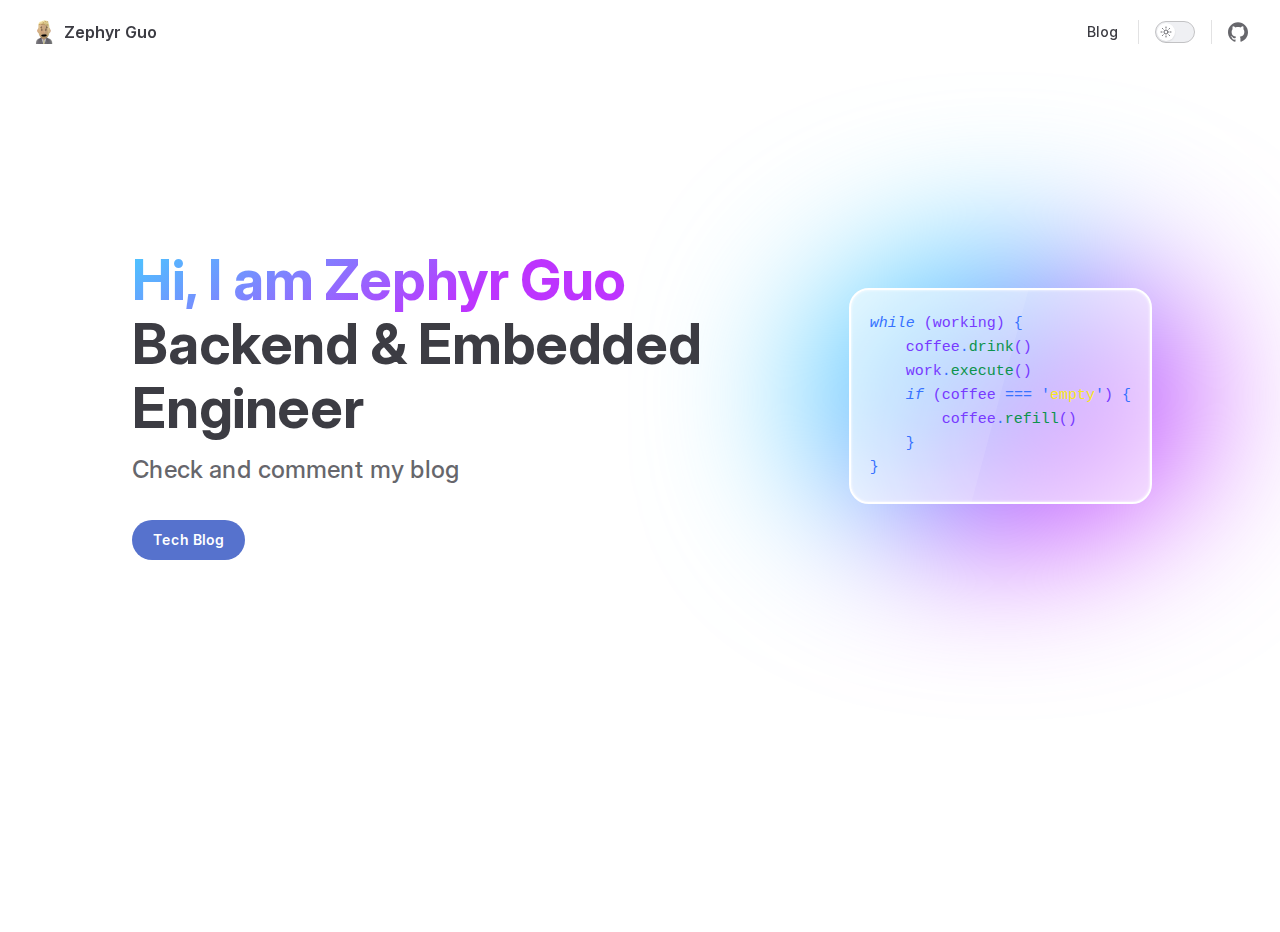
<file: index.html>
<!DOCTYPE html>
<html lang="en-US" dir="ltr">
  <head>
    <meta charset="utf-8">
    
    <title>Howdy 👋 | Zephyr Guo</title>
    <meta name="description" content="Zephyr Guo is an Backend / Embedded Engineer.">
    <meta name="generator" content="VitePress v1.4.5">
    <link rel="preload stylesheet" href="/assets/style.CE6FGBSz.css" as="style">
    
    <script type="module" src="/assets/app.DX6FIK__.js"></script>
    <link rel="preload" href="/assets/inter-roman-latin.Di8DUHzh.woff2" as="font" type="font/woff2" crossorigin="">
    <link rel="modulepreload" href="/assets/chunks/theme.DESp8zrv.js">
    <link rel="modulepreload" href="/assets/chunks/framework.C9fvGCe2.js">
    <link rel="modulepreload" href="/assets/index.md.BXMPVG_0.lean.js">
    <meta property="author" content="Zephyr Guo">
    <meta name="og:site_name" content="Zephyr Guo">
    <meta name="twitter:card" content="summary_large_image">
    <meta name="twitter:site" content="@else_clause">
    <meta name="twitter:creator" content="@else_clause">
    <meta name="viewport" content="width=device-width, initial-scale=1, user-scalable=no">
    <script id="check-dark-mode">(()=>{const e=localStorage.getItem("vitepress-theme-appearance")||"auto",a=window.matchMedia("(prefers-color-scheme: dark)").matches;(!e||e==="auto"?a:e==="dark")&&document.documentElement.classList.add("dark")})();</script>
    <script id="check-mac-os">document.documentElement.classList.toggle("mac",/Mac|iPhone|iPod|iPad/i.test(navigator.platform));</script>
    <meta property="og:title" content="Zephyr Guo | Portfolio">
    <meta property="og:description" content="Zephyr Guo is an Backend / Embedded Engineer. Check out her blog and feel free to comment.">
    <meta property="keywords" content="Zephyr Guo, Backend Engineer, Embedded Engineer">
    <meta property="og:type" content="website">
    <meta property="og:url" content="https://zephyr-atomi.github.io">
    <meta property="og:image" content="https://zephyr-atomi.github.io/featured.webp">
    <meta name="twitter:title" content="Zephyr Guo | Portfolio">
    <meta name="twitter:description" content="Zephyr Guo is an Backend / Embedded Engineer. Check out her blog and feel free to comment.">
    <meta name="twitter:image" content="https://zephyr-atomi.github.io/featured.webp">
  </head>
  <body>
    <div id="app"><div class="Layout" data-v-aadcf908 data-v-5d98c3a5><!--[--><!--]--><!--[--><span tabindex="-1" data-v-0f60ec36></span><a href="#VPContent" class="VPSkipLink visually-hidden" data-v-0f60ec36> Skip to content </a><!--]--><!----><header class="VPNav" data-v-5d98c3a5 data-v-ae24b3ad><div class="VPNavBar" data-v-ae24b3ad data-v-6aa21345><div class="wrapper" data-v-6aa21345><div class="container" data-v-6aa21345><div class="title" data-v-6aa21345><div class="VPNavBarTitle" data-v-6aa21345 data-v-1168a8e4><a class="title" href="/" data-v-1168a8e4><!--[--><!--]--><!--[--><img class="VPImage logo" src="/logo.png" width="24" height="24" alt data-v-8426fc1a><!--]--><span data-v-1168a8e4>Zephyr Guo</span><!--[--><!--]--></a></div></div><div class="content" data-v-6aa21345><div class="content-body" data-v-6aa21345><!--[--><!--]--><div class="VPNavBarSearch search" data-v-6aa21345><!----></div><nav aria-labelledby="main-nav-aria-label" class="VPNavBarMenu menu" data-v-6aa21345 data-v-dc692963><span id="main-nav-aria-label" class="visually-hidden" data-v-dc692963> Main Navigation </span><!--[--><!--[--><a class="VPLink link VPNavBarMenuLink" href="/blog/" tabindex="0" data-v-dc692963 data-v-e56f3d57><!--[--><span data-v-e56f3d57>Blog</span><!--]--></a><!--]--><!--]--></nav><!----><div class="VPNavBarAppearance appearance" data-v-6aa21345 data-v-6c893767><button class="VPSwitch VPSwitchAppearance" type="button" role="switch" title aria-checked="false" data-v-6c893767 data-v-5337faa4 data-v-1d5665e3><span class="check" data-v-1d5665e3><span class="icon" data-v-1d5665e3><!--[--><span class="vpi-sun sun" data-v-5337faa4></span><span class="vpi-moon moon" data-v-5337faa4></span><!--]--></span></span></button></div><div class="VPSocialLinks VPNavBarSocialLinks social-links" data-v-6aa21345 data-v-0394ad82 data-v-7bc22406><!--[--><a class="VPSocialLink no-icon" href="https://github.com/zephyr-atomi/" aria-label="github" target="_blank" rel="noopener" data-v-7bc22406 data-v-eee4e7cb><span class="vpi-social-github" /></a><!--]--></div><div class="VPFlyout VPNavBarExtra extra" data-v-6aa21345 data-v-bb2aa2f0 data-v-cf11d7a2><button type="button" class="button" aria-haspopup="true" aria-expanded="false" aria-label="extra navigation" data-v-cf11d7a2><span class="vpi-more-horizontal icon" data-v-cf11d7a2></span></button><div class="menu" data-v-cf11d7a2><div class="VPMenu" data-v-cf11d7a2 data-v-b98bc113><!----><!--[--><!--[--><!----><div class="group" data-v-bb2aa2f0><div class="item appearance" data-v-bb2aa2f0><p class="label" data-v-bb2aa2f0>Appearance</p><div class="appearance-action" data-v-bb2aa2f0><button class="VPSwitch VPSwitchAppearance" type="button" role="switch" title aria-checked="false" data-v-bb2aa2f0 data-v-5337faa4 data-v-1d5665e3><span class="check" data-v-1d5665e3><span class="icon" data-v-1d5665e3><!--[--><span class="vpi-sun sun" data-v-5337faa4></span><span class="vpi-moon moon" data-v-5337faa4></span><!--]--></span></span></button></div></div></div><div class="group" data-v-bb2aa2f0><div class="item social-links" data-v-bb2aa2f0><div class="VPSocialLinks social-links-list" data-v-bb2aa2f0 data-v-7bc22406><!--[--><a class="VPSocialLink no-icon" href="https://github.com/zephyr-atomi/" aria-label="github" target="_blank" rel="noopener" data-v-7bc22406 data-v-eee4e7cb><span class="vpi-social-github" /></a><!--]--></div></div></div><!--]--><!--]--></div></div></div><!--[--><!--]--><button type="button" class="VPNavBarHamburger hamburger" aria-label="mobile navigation" aria-expanded="false" aria-controls="VPNavScreen" data-v-6aa21345 data-v-e5dd9c1c><span class="container" data-v-e5dd9c1c><span class="top" data-v-e5dd9c1c></span><span class="middle" data-v-e5dd9c1c></span><span class="bottom" data-v-e5dd9c1c></span></span></button></div></div></div></div><div class="divider" data-v-6aa21345><div class="divider-line" data-v-6aa21345></div></div></div><!----></header><!----><!----><div class="VPContent is-home" id="VPContent" data-v-5d98c3a5 data-v-1428d186><div class="VPHome" data-v-1428d186 data-v-686f80a6><!--[--><!--]--><div class="VPHero VPHomeHero" data-v-686f80a6 data-v-303bb580><div class="container" data-v-303bb580><div class="main" data-v-303bb580><!--[--><!--]--><!--[--><h1 class="name" data-v-303bb580><span class="clip" data-v-303bb580>Hi, I am Zephyr Guo</span></h1><p class="text" data-v-303bb580>Backend & Embedded Engineer</p><p class="tagline" data-v-303bb580>Check and comment my blog</p><!--]--><!--[--><!--]--><div class="actions" data-v-303bb580><!--[--><div class="action" data-v-303bb580><a class="VPButton medium brand" href="/blog/" data-v-303bb580 data-v-fa7799d5>Tech Blog</a></div><!--]--></div><!--[--><!--]--></div><!----></div></div><!--[--><!--[--><!--[--><div class="card" data-v-aadcf908 style="--0c00d378:216px;" data-v-aa238b3c><div class="bg-light" data-v-aa238b3c></div><div class="glass" data-v-aa238b3c><!--[--><div class="code-card" data-v-aadcf908 data-v-00ad5e78><div data-v-00ad5e78><div class="language-js" data-v-00ad5e78><span class="copy" data-v-00ad5e78></span><pre data-v-00ad5e78><code data-v-00ad5e78><span class="line" data-v-00ad5e78><span style="font-style:italic;" class="code--blue" data-v-00ad5e78>while</span><span class="code--purple" data-v-00ad5e78> (working) </span><span class="code--blue" data-v-00ad5e78>{</span></span>
<span class="line" data-v-00ad5e78><span data-v-00ad5e78>    </span><span class="code--purple" data-v-00ad5e78>coffee</span><span class="code--blue" data-v-00ad5e78>.</span><span class="code--green" data-v-00ad5e78>drink</span><span class="code--purple" data-v-00ad5e78>()</span></span>
<span class="line" data-v-00ad5e78><span data-v-00ad5e78>    </span><span class="code--purple" data-v-00ad5e78>work</span><span class="code--blue" data-v-00ad5e78>.</span><span class="code--green" data-v-00ad5e78>execute</span><span class="code--purple" data-v-00ad5e78>()</span></span>
<span class="line" data-v-00ad5e78><span data-v-00ad5e78>    </span><span style="font-style:italic;" class="code--blue" data-v-00ad5e78>if</span><span class="code--purple" data-v-00ad5e78> (</span><span class="code--purple" data-v-00ad5e78>coffee</span><span class="code--purple" data-v-00ad5e78> </span><span class="code--blue" data-v-00ad5e78>===</span><span class="code--purple" data-v-00ad5e78> </span><span class="code--blue" data-v-00ad5e78>&#39;</span><span class="code--yellow" data-v-00ad5e78>empty</span><span class="code--blue" data-v-00ad5e78>&#39;</span><span class="code--purple" data-v-00ad5e78>) </span><span class="code--blue" data-v-00ad5e78>{</span></span>
<span class="line" data-v-00ad5e78><span data-v-00ad5e78>        </span><span class="code--purple" data-v-00ad5e78>coffee</span><span class="code--blue" data-v-00ad5e78>.</span><span class="code--green" data-v-00ad5e78>refill</span><span class="code--purple" data-v-00ad5e78>()</span></span>
<span class="line" data-v-00ad5e78><span data-v-00ad5e78>    </span><span class="code--blue" data-v-00ad5e78>}</span></span>
<span class="line" data-v-00ad5e78><span class="code--blue" data-v-00ad5e78>}</span></span>
<span class="line" data-v-00ad5e78></span></code></pre></div></div></div><!--]--></div></div><!--]--><!--]--><!--]--><!--[--><!--]--><!----><!--[--><!--]--><div class="vp-doc container" style="" data-v-686f80a6 data-v-8e2d4988><!--[--><div style="position:relative;" data-v-686f80a6><div></div></div><!--]--></div></div></div><!----><!--[--><!--]--></div></div>
    <script>window.__VP_HASH_MAP__=JSON.parse("{\"blog_001-exploring-rtt-logging-on-stm32.md\":\"DxmXBw7h\",\"blog_002-driving-bldc-motors-with-six-step-commutation.md\":\"DwcJRYVG\",\"blog_index.md\":\"Dd7-WIsL\",\"index.md\":\"BXMPVG_0\"}");window.__VP_SITE_DATA__=JSON.parse("{\"lang\":\"en-US\",\"dir\":\"ltr\",\"title\":\"Zephyr Guo\",\"description\":\"Zephyr Guo is an Backend / Embedded Engineer.\",\"base\":\"/\",\"head\":[],\"router\":{\"prefetchLinks\":true},\"appearance\":true,\"themeConfig\":{\"logo\":{\"src\":\"/logo.png\",\"width\":24,\"height\":24},\"aside\":true,\"outline\":{\"level\":\"deep\"},\"nav\":[{\"text\":\"Blog\",\"link\":\"/blog/\",\"activeMatch\":\"/blog\"}],\"socialLinks\":[{\"icon\":\"github\",\"link\":\"https://github.com/zephyr-atomi/\"}]},\"locales\":{},\"scrollOffset\":134,\"cleanUrls\":true}");</script>
    
  </body>
</html>
</file>
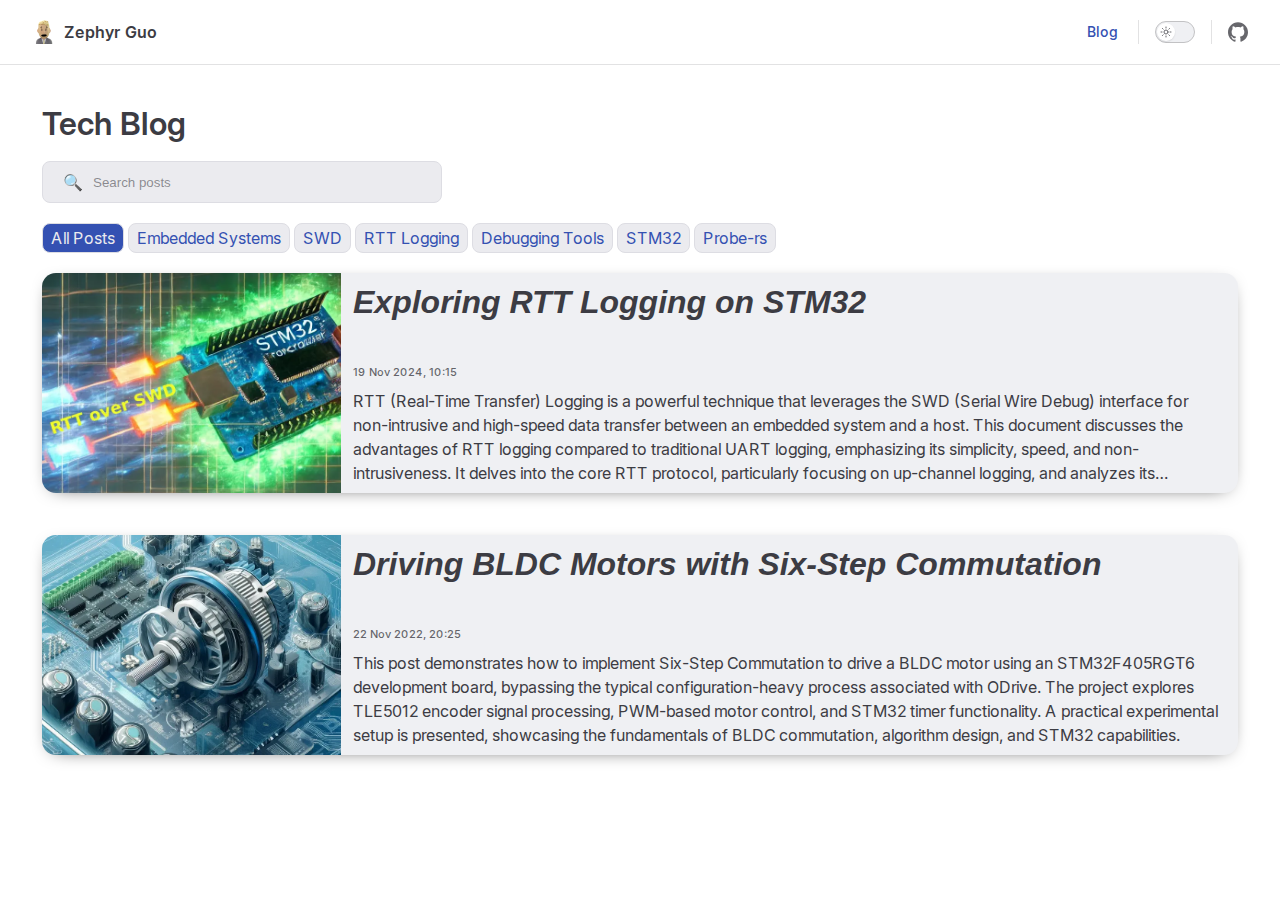
<file: blog/index.html>
<!DOCTYPE html>
<html lang="en-US" dir="ltr">
  <head>
    <meta charset="utf-8">
    
    <title>Tech Blog | Zephyr Guo</title>
    <meta name="description" content="Zephyr Guo is an Backend / Embedded Engineer.">
    <meta name="generator" content="VitePress v1.4.5">
    <link rel="preload stylesheet" href="/assets/style.CE6FGBSz.css" as="style">
    
    <script type="module" src="/assets/app.DX6FIK__.js"></script>
    <link rel="preload" href="/assets/inter-roman-latin.Di8DUHzh.woff2" as="font" type="font/woff2" crossorigin="">
    <link rel="modulepreload" href="/assets/chunks/theme.DESp8zrv.js">
    <link rel="modulepreload" href="/assets/chunks/framework.C9fvGCe2.js">
    <link rel="modulepreload" href="/assets/blog_001-exploring-rtt-logging-on-STM32.md.DxmXBw7h.js">
    <link rel="modulepreload" href="/assets/blog_002-driving-bldc-motors-with-six-step-commutation.md.DwcJRYVG.js">
    <link rel="modulepreload" href="/assets/chunks/search-index.CYoFNjtW.js">
    <link rel="modulepreload" href="/assets/blog_index.md.Dd7-WIsL.lean.js">
    <meta property="author" content="Zephyr Guo">
    <meta name="og:site_name" content="Zephyr Guo">
    <meta name="twitter:card" content="summary_large_image">
    <meta name="twitter:site" content="@else_clause">
    <meta name="twitter:creator" content="@else_clause">
    <meta name="viewport" content="width=device-width, initial-scale=1, user-scalable=no">
    <script id="check-dark-mode">(()=>{const e=localStorage.getItem("vitepress-theme-appearance")||"auto",a=window.matchMedia("(prefers-color-scheme: dark)").matches;(!e||e==="auto"?a:e==="dark")&&document.documentElement.classList.add("dark")})();</script>
    <script id="check-mac-os">document.documentElement.classList.toggle("mac",/Mac|iPhone|iPod|iPad/i.test(navigator.platform));</script>
  </head>
  <body>
    <div id="app"><div class="Layout" data-v-aadcf908 data-v-5d98c3a5><!--[--><!--]--><!--[--><span tabindex="-1" data-v-0f60ec36></span><a href="#VPContent" class="VPSkipLink visually-hidden" data-v-0f60ec36> Skip to content </a><!--]--><!----><header class="VPNav" data-v-5d98c3a5 data-v-ae24b3ad><div class="VPNavBar" data-v-ae24b3ad data-v-6aa21345><div class="wrapper" data-v-6aa21345><div class="container" data-v-6aa21345><div class="title" data-v-6aa21345><div class="VPNavBarTitle" data-v-6aa21345 data-v-1168a8e4><a class="title" href="/" data-v-1168a8e4><!--[--><!--]--><!--[--><img class="VPImage logo" src="/logo.png" width="24" height="24" alt data-v-8426fc1a><!--]--><span data-v-1168a8e4>Zephyr Guo</span><!--[--><!--]--></a></div></div><div class="content" data-v-6aa21345><div class="content-body" data-v-6aa21345><!--[--><!--]--><div class="VPNavBarSearch search" data-v-6aa21345><!----></div><nav aria-labelledby="main-nav-aria-label" class="VPNavBarMenu menu" data-v-6aa21345 data-v-dc692963><span id="main-nav-aria-label" class="visually-hidden" data-v-dc692963> Main Navigation </span><!--[--><!--[--><a class="VPLink link VPNavBarMenuLink active" href="/blog/" tabindex="0" data-v-dc692963 data-v-e56f3d57><!--[--><span data-v-e56f3d57>Blog</span><!--]--></a><!--]--><!--]--></nav><!----><div class="VPNavBarAppearance appearance" data-v-6aa21345 data-v-6c893767><button class="VPSwitch VPSwitchAppearance" type="button" role="switch" title aria-checked="false" data-v-6c893767 data-v-5337faa4 data-v-1d5665e3><span class="check" data-v-1d5665e3><span class="icon" data-v-1d5665e3><!--[--><span class="vpi-sun sun" data-v-5337faa4></span><span class="vpi-moon moon" data-v-5337faa4></span><!--]--></span></span></button></div><div class="VPSocialLinks VPNavBarSocialLinks social-links" data-v-6aa21345 data-v-0394ad82 data-v-7bc22406><!--[--><a class="VPSocialLink no-icon" href="https://github.com/zephyr-atomi/" aria-label="github" target="_blank" rel="noopener" data-v-7bc22406 data-v-eee4e7cb><span class="vpi-social-github" /></a><!--]--></div><div class="VPFlyout VPNavBarExtra extra" data-v-6aa21345 data-v-bb2aa2f0 data-v-cf11d7a2><button type="button" class="button" aria-haspopup="true" aria-expanded="false" aria-label="extra navigation" data-v-cf11d7a2><span class="vpi-more-horizontal icon" data-v-cf11d7a2></span></button><div class="menu" data-v-cf11d7a2><div class="VPMenu" data-v-cf11d7a2 data-v-b98bc113><!----><!--[--><!--[--><!----><div class="group" data-v-bb2aa2f0><div class="item appearance" data-v-bb2aa2f0><p class="label" data-v-bb2aa2f0>Appearance</p><div class="appearance-action" data-v-bb2aa2f0><button class="VPSwitch VPSwitchAppearance" type="button" role="switch" title aria-checked="false" data-v-bb2aa2f0 data-v-5337faa4 data-v-1d5665e3><span class="check" data-v-1d5665e3><span class="icon" data-v-1d5665e3><!--[--><span class="vpi-sun sun" data-v-5337faa4></span><span class="vpi-moon moon" data-v-5337faa4></span><!--]--></span></span></button></div></div></div><div class="group" data-v-bb2aa2f0><div class="item social-links" data-v-bb2aa2f0><div class="VPSocialLinks social-links-list" data-v-bb2aa2f0 data-v-7bc22406><!--[--><a class="VPSocialLink no-icon" href="https://github.com/zephyr-atomi/" aria-label="github" target="_blank" rel="noopener" data-v-7bc22406 data-v-eee4e7cb><span class="vpi-social-github" /></a><!--]--></div></div></div><!--]--><!--]--></div></div></div><!--[--><!--]--><button type="button" class="VPNavBarHamburger hamburger" aria-label="mobile navigation" aria-expanded="false" aria-controls="VPNavScreen" data-v-6aa21345 data-v-e5dd9c1c><span class="container" data-v-e5dd9c1c><span class="top" data-v-e5dd9c1c></span><span class="middle" data-v-e5dd9c1c></span><span class="bottom" data-v-e5dd9c1c></span></span></button></div></div></div></div><div class="divider" data-v-6aa21345><div class="divider-line" data-v-6aa21345></div></div></div><!----></header><div class="VPLocalNav empty fixed" data-v-5d98c3a5 data-v-a6f0e41e><div class="container" data-v-a6f0e41e><!----><div class="VPLocalNavOutlineDropdown" style="--vp-vh:0px;" data-v-a6f0e41e data-v-17a5e62e><button data-v-17a5e62e>Return to top</button><!----></div></div></div><!----><div class="VPContent" id="VPContent" data-v-5d98c3a5 data-v-1428d186><div class="VPPage" data-v-1428d186><!--[--><!--]--><div style="position:relative;"><div><div class="blog-container" data-v-58c7bf0a><div class="blog" data-v-58c7bf0a><h2 class="blog-title" data-v-58c7bf0a>Tech Blog</h2><p class="blog-description" data-v-58c7bf0a></p><div class="blog-search-bar" data-v-58c7bf0a><input type="text" value="" placeholder="Search posts" data-v-58c7bf0a></div><div class="blog-tags" data-v-58c7bf0a><!--[--><span class="tag active enableHover" data-v-58c7bf0a data-v-ed8f53d0>All Posts</span><span class="tag enableHover" data-v-58c7bf0a data-v-ed8f53d0>Embedded Systems</span><span class="tag enableHover" data-v-58c7bf0a data-v-ed8f53d0>SWD</span><span class="tag enableHover" data-v-58c7bf0a data-v-ed8f53d0>RTT Logging</span><span class="tag enableHover" data-v-58c7bf0a data-v-ed8f53d0>Debugging Tools</span><span class="tag enableHover" data-v-58c7bf0a data-v-ed8f53d0>STM32</span><span class="tag enableHover" data-v-58c7bf0a data-v-ed8f53d0>Probe-rs</span><!--]--></div><ul data-v-58c7bf0a><!--[--><li class="card" data-v-58c7bf0a><article class="blog-card" tabindex="0" data-v-58c7bf0a data-v-945eda21><div class="image" data-v-945eda21><img src="/blog/001-exploring-rtt-logging-on-STM32/featured.webp" alt="Exploring RTT Logging on STM32" data-v-945eda21></div><div class="text" data-v-945eda21><h2 class="title" data-v-945eda21>Exploring RTT Logging on STM32</h2><div data-v-945eda21><p class="published-on" data-v-945eda21>19 Nov 2024, 10:15</p><p class="description" data-v-945eda21>RTT (Real-Time Transfer) Logging is a powerful technique that leverages the SWD (Serial Wire Debug) interface for non-intrusive and high-speed data transfer between an embedded system and a host. This document discusses the advantages of RTT logging compared to traditional UART logging, emphasizing its simplicity, speed, and non-intrusiveness. It delves into the core RTT protocol, particularly focusing on up-channel logging, and analyzes its architecture and performance. Practical implementation steps are outlined, including writing to the RTT buffer in firmware and retrieving logs using tools like st-flash or probe-rs. Through hands-on exploration, it demonstrates how to use RTT effectively without relying on complex proprietary tools like J-Link Viewer, offering a streamlined approach to embedded debugging and logging.</p></div></div></article></li><li class="card" data-v-58c7bf0a><article class="blog-card" tabindex="0" data-v-58c7bf0a data-v-945eda21><div class="image" data-v-945eda21><img src="/blog/002-driving-bldc-motors-with-six-step-commutation/featured.webp" alt="Driving BLDC Motors with Six-Step Commutation" data-v-945eda21></div><div class="text" data-v-945eda21><h2 class="title" data-v-945eda21>Driving BLDC Motors with Six-Step Commutation</h2><div data-v-945eda21><p class="published-on" data-v-945eda21>22 Nov 2022, 20:25</p><p class="description" data-v-945eda21>This post demonstrates how to implement Six-Step Commutation to drive a BLDC motor using an STM32F405RGT6 development board, bypassing the typical configuration-heavy process associated with ODrive. The project explores TLE5012 encoder signal processing, PWM-based motor control, and STM32 timer functionality. A practical experimental setup is presented, showcasing the fundamentals of BLDC commutation, algorithm design, and STM32 capabilities.</p></div></div></article></li><!--]--></ul></div></div></div></div><!--[--><!--]--></div></div><!----><!--[--><!--]--></div></div>
    <script>window.__VP_HASH_MAP__=JSON.parse("{\"blog_001-exploring-rtt-logging-on-stm32.md\":\"DxmXBw7h\",\"blog_002-driving-bldc-motors-with-six-step-commutation.md\":\"DwcJRYVG\",\"blog_index.md\":\"Dd7-WIsL\",\"index.md\":\"BXMPVG_0\"}");window.__VP_SITE_DATA__=JSON.parse("{\"lang\":\"en-US\",\"dir\":\"ltr\",\"title\":\"Zephyr Guo\",\"description\":\"Zephyr Guo is an Backend / Embedded Engineer.\",\"base\":\"/\",\"head\":[],\"router\":{\"prefetchLinks\":true},\"appearance\":true,\"themeConfig\":{\"logo\":{\"src\":\"/logo.png\",\"width\":24,\"height\":24},\"aside\":true,\"outline\":{\"level\":\"deep\"},\"nav\":[{\"text\":\"Blog\",\"link\":\"/blog/\",\"activeMatch\":\"/blog\"}],\"socialLinks\":[{\"icon\":\"github\",\"link\":\"https://github.com/zephyr-atomi/\"}]},\"locales\":{},\"scrollOffset\":134,\"cleanUrls\":true}");</script>
    
  </body>
</html>
</file>
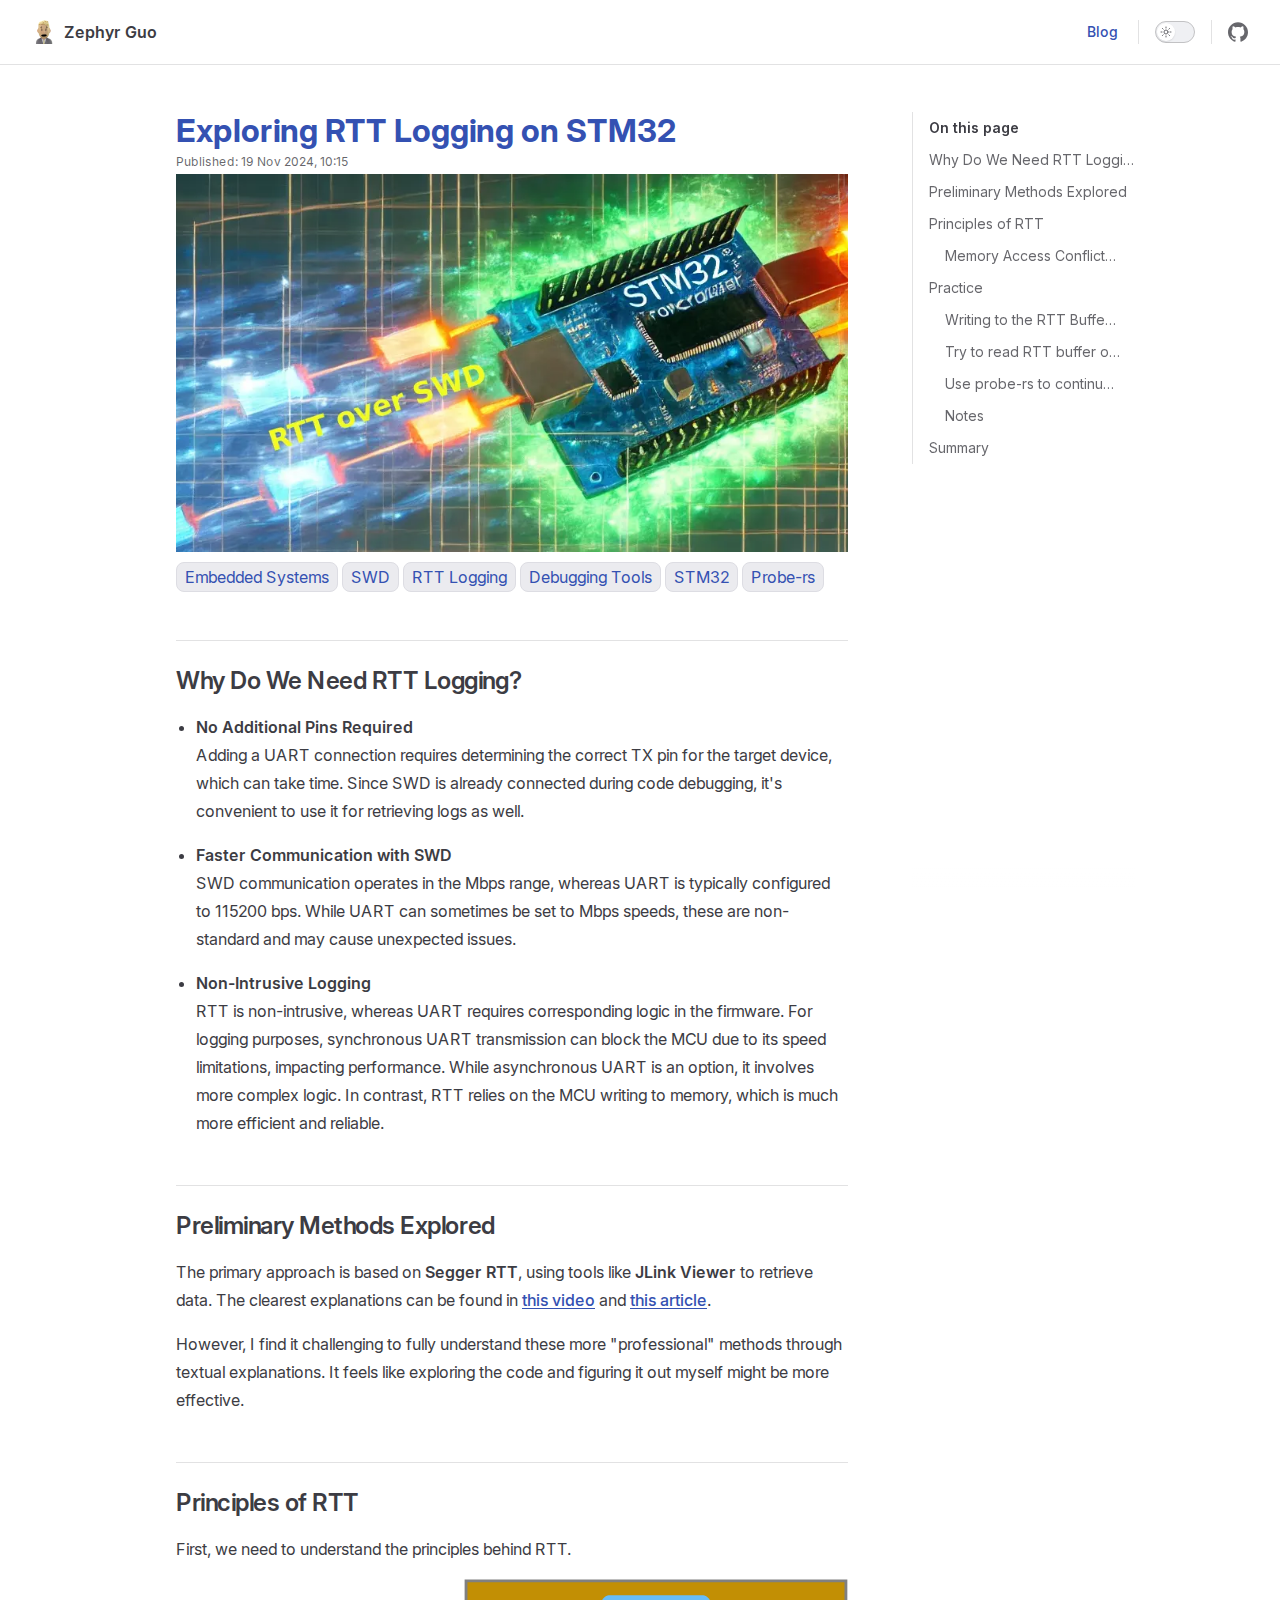
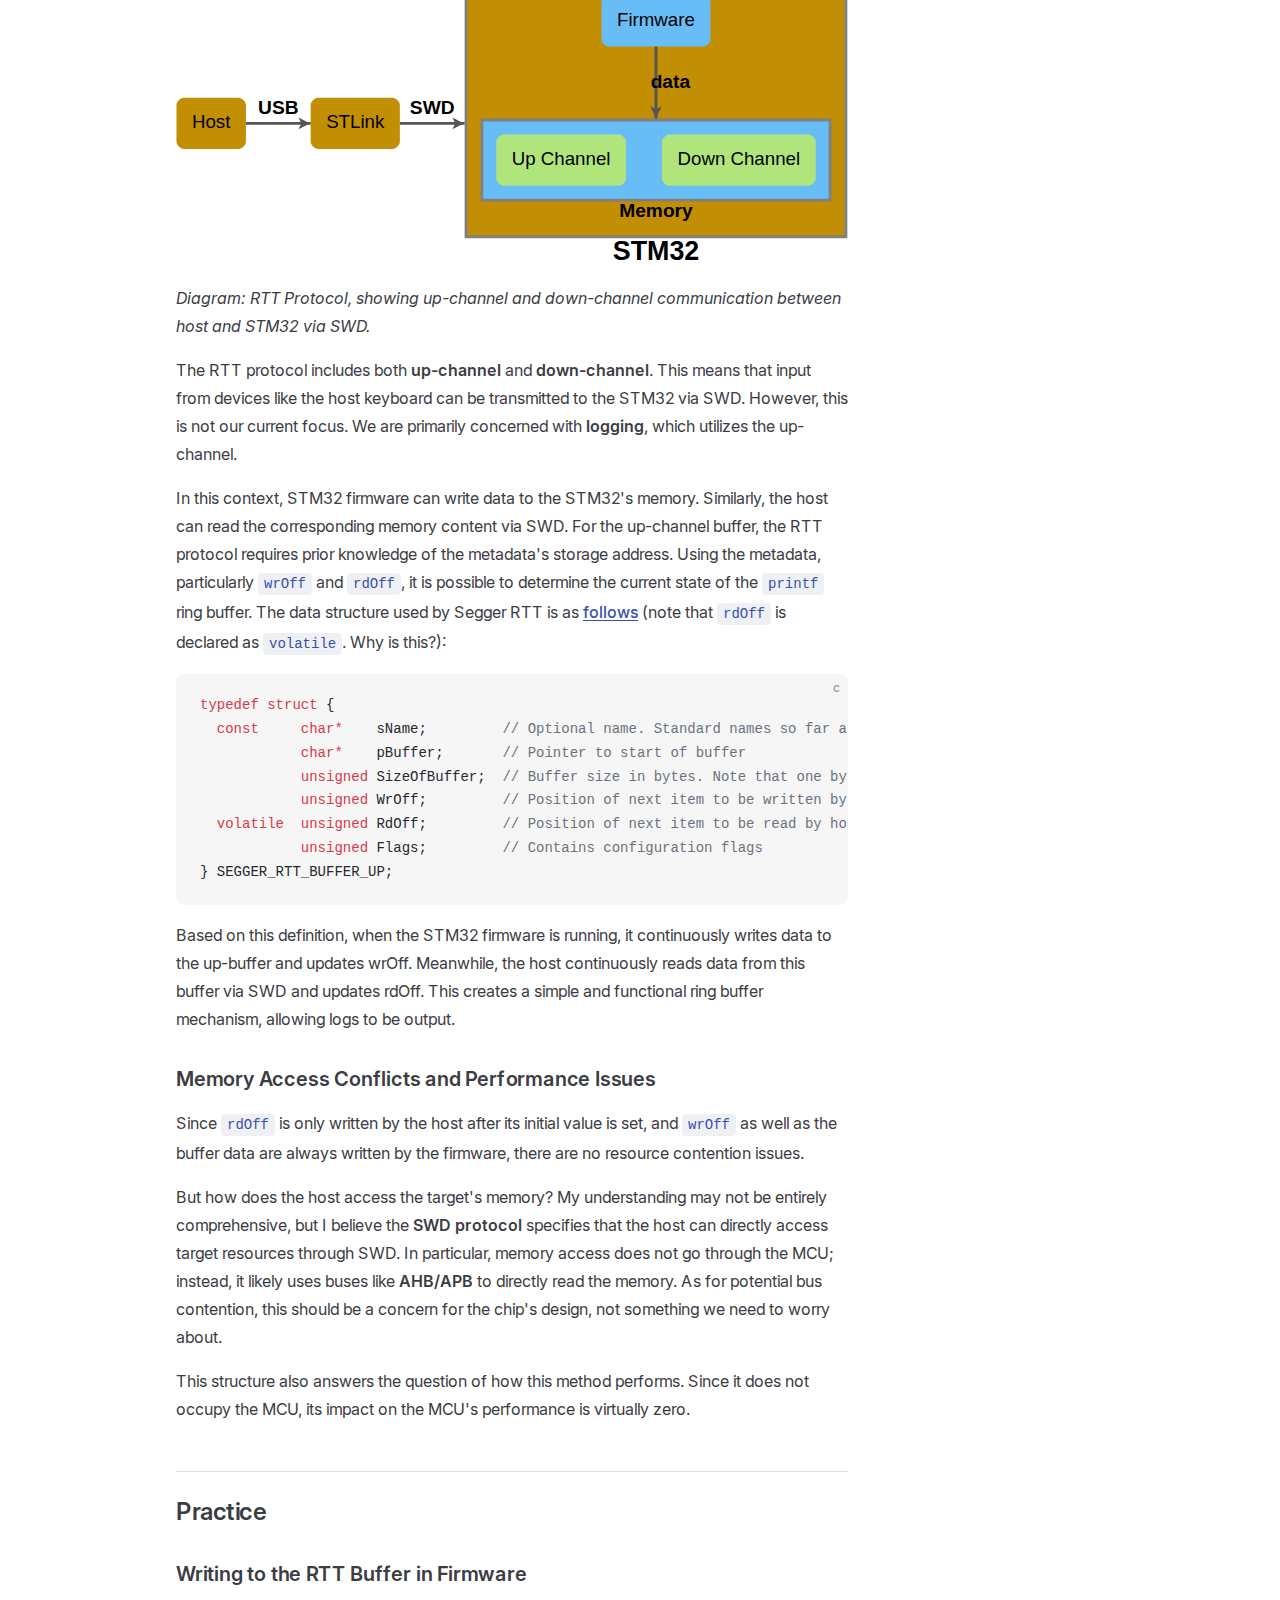
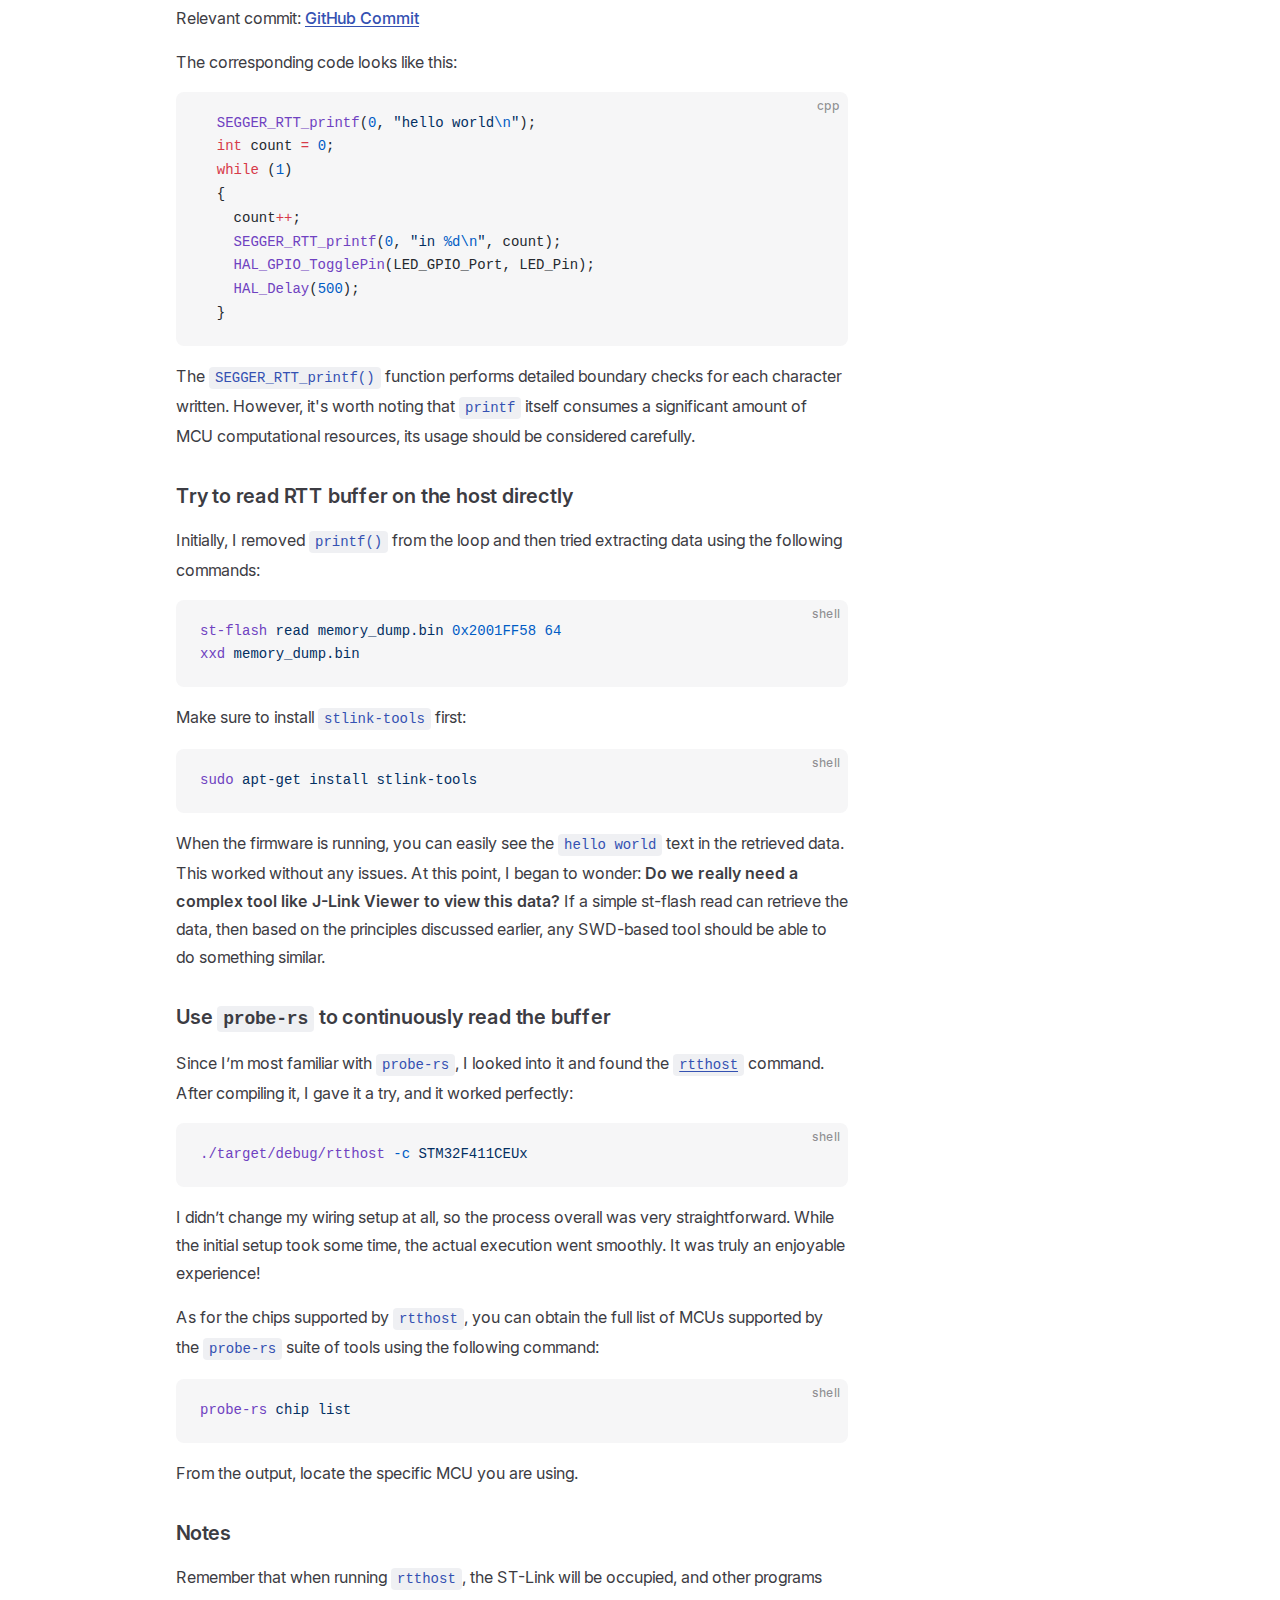
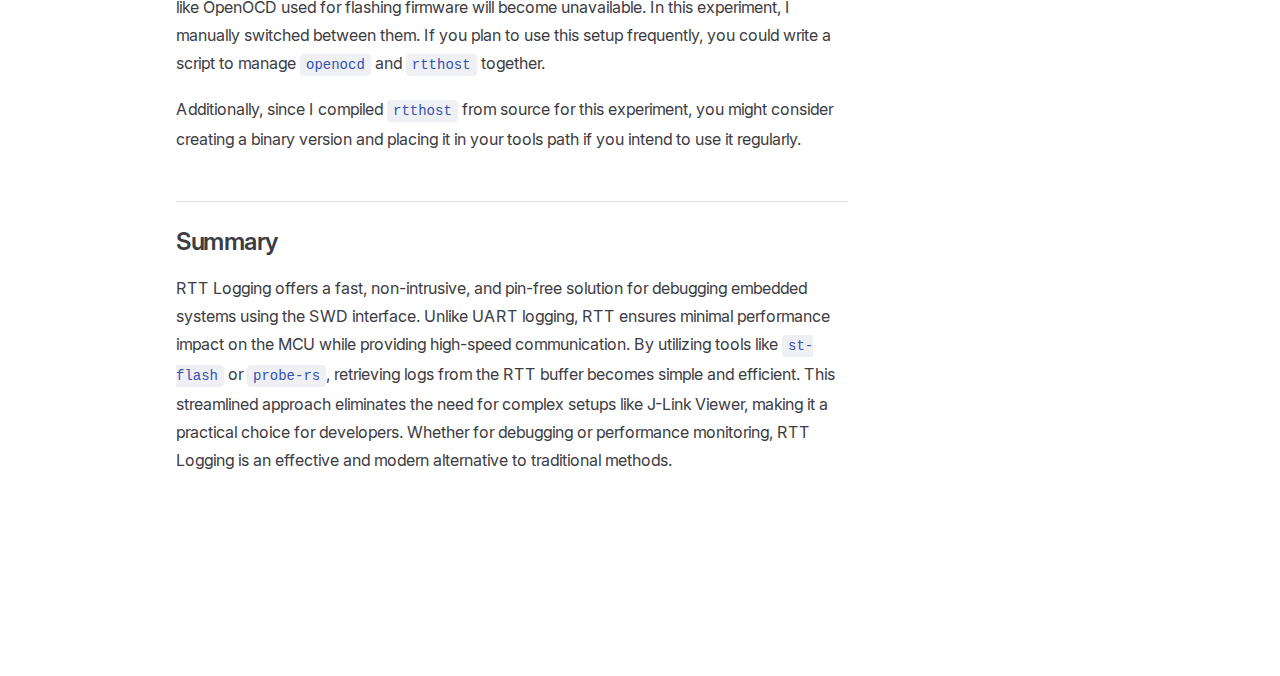
<file: blog/001-exploring-rtt-logging-on-STM32.html>
<!DOCTYPE html>
<html lang="en-US" dir="ltr">
  <head>
    <meta charset="utf-8">
    
    <title>Exploring RTT Logging on STM32 | Zephyr Guo</title>
    <meta name="description" content="RTT (Real-Time Transfer) Logging is a powerful technique that leverages the SWD (Serial Wire Debug) interface for non-intrusive and high-speed data transfer between an embedded system and a host. This document discusses the advantages of RTT logging compared to traditional UART logging, emphasizing its simplicity, speed, and non-intrusiveness. It delves into the core RTT protocol, particularly focusing on up-channel logging, and analyzes its architecture and performance. Practical implementation steps are outlined, including writing to the RTT buffer in firmware and retrieving logs using tools like st-flash or probe-rs. Through hands-on exploration, it demonstrates how to use RTT effectively without relying on complex proprietary tools like J-Link Viewer, offering a streamlined approach to embedded debugging and logging.">
    <meta name="generator" content="VitePress v1.4.5">
    <link rel="preload stylesheet" href="/assets/style.CE6FGBSz.css" as="style">
    
    <script type="module" src="/assets/app.DX6FIK__.js"></script>
    <link rel="preload" href="/assets/inter-roman-latin.Di8DUHzh.woff2" as="font" type="font/woff2" crossorigin="">
    <link rel="modulepreload" href="/assets/chunks/theme.DESp8zrv.js">
    <link rel="modulepreload" href="/assets/chunks/framework.C9fvGCe2.js">
    <link rel="modulepreload" href="/assets/blog_001-exploring-rtt-logging-on-STM32.md.DxmXBw7h.lean.js">
    <meta property="author" content="Zephyr Guo">
    <meta name="og:site_name" content="Zephyr Guo">
    <meta name="twitter:card" content="summary_large_image">
    <meta name="twitter:site" content="@else_clause">
    <meta name="twitter:creator" content="@else_clause">
    <meta name="viewport" content="width=device-width, initial-scale=1, user-scalable=no">
    <script id="check-dark-mode">(()=>{const e=localStorage.getItem("vitepress-theme-appearance")||"auto",a=window.matchMedia("(prefers-color-scheme: dark)").matches;(!e||e==="auto"?a:e==="dark")&&document.documentElement.classList.add("dark")})();</script>
    <script id="check-mac-os">document.documentElement.classList.toggle("mac",/Mac|iPhone|iPod|iPad/i.test(navigator.platform));</script>
    <meta property="og:title" content="RTT Logging: Efficient Debugging Through SWD for Embedded Systems">
    <meta property="og:description" content="Discover the advantages of RTT Logging over traditional UART logging in embedded systems. Learn how to utilize SWD for high-speed, non-intrusive debugging, and implement it effectively using tools like probe-rs and st-flash.">
    <meta property="keywords" content="rtt, rtt logging, swd debugging, embedded systems, stm32 logging, probe-rs, st-flash">
    <meta property="og:type" content="article">
    <meta property="og:url" content="https://zephyr-atomi.github.io/blog/001-exploring-rtt-logging-on-STM32.html">
    <meta property="og:image" content="https://zephyr-atomi.github.io/blog/001-exploring-rtt-logging-on-STM32/featured.webp">
  </head>
  <body>
    <div id="app"><div class="Layout" data-v-aadcf908 data-v-5d98c3a5><!--[--><!--]--><!--[--><span tabindex="-1" data-v-0f60ec36></span><a href="#VPContent" class="VPSkipLink visually-hidden" data-v-0f60ec36> Skip to content </a><!--]--><!----><header class="VPNav" data-v-5d98c3a5 data-v-ae24b3ad><div class="VPNavBar" data-v-ae24b3ad data-v-6aa21345><div class="wrapper" data-v-6aa21345><div class="container" data-v-6aa21345><div class="title" data-v-6aa21345><div class="VPNavBarTitle" data-v-6aa21345 data-v-1168a8e4><a class="title" href="/" data-v-1168a8e4><!--[--><!--]--><!--[--><img class="VPImage logo" src="/logo.png" width="24" height="24" alt data-v-8426fc1a><!--]--><span data-v-1168a8e4>Zephyr Guo</span><!--[--><!--]--></a></div></div><div class="content" data-v-6aa21345><div class="content-body" data-v-6aa21345><!--[--><!--]--><div class="VPNavBarSearch search" data-v-6aa21345><!----></div><nav aria-labelledby="main-nav-aria-label" class="VPNavBarMenu menu" data-v-6aa21345 data-v-dc692963><span id="main-nav-aria-label" class="visually-hidden" data-v-dc692963> Main Navigation </span><!--[--><!--[--><a class="VPLink link VPNavBarMenuLink active" href="/blog/" tabindex="0" data-v-dc692963 data-v-e56f3d57><!--[--><span data-v-e56f3d57>Blog</span><!--]--></a><!--]--><!--]--></nav><!----><div class="VPNavBarAppearance appearance" data-v-6aa21345 data-v-6c893767><button class="VPSwitch VPSwitchAppearance" type="button" role="switch" title aria-checked="false" data-v-6c893767 data-v-5337faa4 data-v-1d5665e3><span class="check" data-v-1d5665e3><span class="icon" data-v-1d5665e3><!--[--><span class="vpi-sun sun" data-v-5337faa4></span><span class="vpi-moon moon" data-v-5337faa4></span><!--]--></span></span></button></div><div class="VPSocialLinks VPNavBarSocialLinks social-links" data-v-6aa21345 data-v-0394ad82 data-v-7bc22406><!--[--><a class="VPSocialLink no-icon" href="https://github.com/zephyr-atomi/" aria-label="github" target="_blank" rel="noopener" data-v-7bc22406 data-v-eee4e7cb><span class="vpi-social-github" /></a><!--]--></div><div class="VPFlyout VPNavBarExtra extra" data-v-6aa21345 data-v-bb2aa2f0 data-v-cf11d7a2><button type="button" class="button" aria-haspopup="true" aria-expanded="false" aria-label="extra navigation" data-v-cf11d7a2><span class="vpi-more-horizontal icon" data-v-cf11d7a2></span></button><div class="menu" data-v-cf11d7a2><div class="VPMenu" data-v-cf11d7a2 data-v-b98bc113><!----><!--[--><!--[--><!----><div class="group" data-v-bb2aa2f0><div class="item appearance" data-v-bb2aa2f0><p class="label" data-v-bb2aa2f0>Appearance</p><div class="appearance-action" data-v-bb2aa2f0><button class="VPSwitch VPSwitchAppearance" type="button" role="switch" title aria-checked="false" data-v-bb2aa2f0 data-v-5337faa4 data-v-1d5665e3><span class="check" data-v-1d5665e3><span class="icon" data-v-1d5665e3><!--[--><span class="vpi-sun sun" data-v-5337faa4></span><span class="vpi-moon moon" data-v-5337faa4></span><!--]--></span></span></button></div></div></div><div class="group" data-v-bb2aa2f0><div class="item social-links" data-v-bb2aa2f0><div class="VPSocialLinks social-links-list" data-v-bb2aa2f0 data-v-7bc22406><!--[--><a class="VPSocialLink no-icon" href="https://github.com/zephyr-atomi/" aria-label="github" target="_blank" rel="noopener" data-v-7bc22406 data-v-eee4e7cb><span class="vpi-social-github" /></a><!--]--></div></div></div><!--]--><!--]--></div></div></div><!--[--><!--]--><button type="button" class="VPNavBarHamburger hamburger" aria-label="mobile navigation" aria-expanded="false" aria-controls="VPNavScreen" data-v-6aa21345 data-v-e5dd9c1c><span class="container" data-v-e5dd9c1c><span class="top" data-v-e5dd9c1c></span><span class="middle" data-v-e5dd9c1c></span><span class="bottom" data-v-e5dd9c1c></span></span></button></div></div></div></div><div class="divider" data-v-6aa21345><div class="divider-line" data-v-6aa21345></div></div></div><!----></header><div class="VPLocalNav empty fixed" data-v-5d98c3a5 data-v-a6f0e41e><div class="container" data-v-a6f0e41e><!----><div class="VPLocalNavOutlineDropdown" style="--vp-vh:0px;" data-v-a6f0e41e data-v-17a5e62e><button data-v-17a5e62e>Return to top</button><!----></div></div></div><!----><div class="VPContent" id="VPContent" data-v-5d98c3a5 data-v-1428d186><div class="VPDoc has-aside" data-v-1428d186 data-v-39a288b8><!--[--><!--]--><div class="container" data-v-39a288b8><div class="aside" data-v-39a288b8><div class="aside-curtain" data-v-39a288b8></div><div class="aside-container" data-v-39a288b8><div class="aside-content" data-v-39a288b8><div class="VPDocAside" data-v-39a288b8 data-v-3f215769><!--[--><!--]--><!--[--><!--]--><nav aria-labelledby="doc-outline-aria-label" class="VPDocAsideOutline" data-v-3f215769 data-v-a5bbad30><div class="content" data-v-a5bbad30><div class="outline-marker" data-v-a5bbad30></div><div aria-level="2" class="outline-title" id="doc-outline-aria-label" role="heading" data-v-a5bbad30>On this page</div><ul class="VPDocOutlineItem root" data-v-a5bbad30 data-v-b933a997><!--[--><!--]--></ul></div></nav><!--[--><!--]--><div class="spacer" data-v-3f215769></div><!--[--><!--]--><!----><!--[--><!--]--><!--[--><!--]--></div></div></div></div><div class="content" data-v-39a288b8><div class="content-container" data-v-39a288b8><!--[--><!--[--><!--[--><!--[--><h1 class="title" data-v-c7577f7a>Exploring RTT Logging on STM32</h1><p class="date" data-v-c7577f7a><span data-v-c7577f7a>Published: 19 Nov 2024, 10:15</span><!----></p><img src="/blog/001-exploring-rtt-logging-on-STM32/featured.webp" alt="Exploring RTT Logging on STM32" data-v-c7577f7a><div class="post-tags" data-v-c7577f7a><!--[--><span class="tag" data-v-c7577f7a data-v-ed8f53d0>Embedded Systems</span><span class="tag" data-v-c7577f7a data-v-ed8f53d0>SWD</span><span class="tag" data-v-c7577f7a data-v-ed8f53d0>RTT Logging</span><span class="tag" data-v-c7577f7a data-v-ed8f53d0>Debugging Tools</span><span class="tag" data-v-c7577f7a data-v-ed8f53d0>STM32</span><span class="tag" data-v-c7577f7a data-v-ed8f53d0>Probe-rs</span><!--]--></div><!--]--><!--]--><!--]--><!--]--><main class="main" data-v-39a288b8><div style="position:relative;" class="vp-doc _blog_001-exploring-rtt-logging-on-STM32" data-v-39a288b8><div><h2 id="why-do-we-need-rtt-logging" tabindex="-1">Why Do We Need RTT Logging? <a class="header-anchor" href="#why-do-we-need-rtt-logging" aria-label="Permalink to &quot;Why Do We Need RTT Logging?&quot;">​</a></h2><ul><li><p><strong>No Additional Pins Required</strong><br> Adding a UART connection requires determining the correct TX pin for the target device, which can take time. Since SWD is already connected during code debugging, it&#39;s convenient to use it for retrieving logs as well.</p></li><li><p><strong>Faster Communication with SWD</strong><br> SWD communication operates in the Mbps range, whereas UART is typically configured to 115200 bps. While UART can sometimes be set to Mbps speeds, these are non-standard and may cause unexpected issues.</p></li><li><p><strong>Non-Intrusive Logging</strong><br> RTT is non-intrusive, whereas UART requires corresponding logic in the firmware. For logging purposes, synchronous UART transmission can block the MCU due to its speed limitations, impacting performance. While asynchronous UART is an option, it involves more complex logic. In contrast, RTT relies on the MCU writing to memory, which is much more efficient and reliable.</p></li></ul><h2 id="preliminary-methods-explored" tabindex="-1">Preliminary Methods Explored <a class="header-anchor" href="#preliminary-methods-explored" aria-label="Permalink to &quot;Preliminary Methods Explored&quot;">​</a></h2><p>The primary approach is based on <strong>Segger RTT</strong>, using tools like <strong>JLink Viewer</strong> to retrieve data. The clearest explanations can be found in <a href="https://www.youtube.com/watch?v=C5tKyDwK0M0&amp;ab_channel=PRTechTalk" target="_blank" rel="noreferrer">this video</a> and <a href="https://www.segger.com/products/debug-probes/j-link/technology/about-real-time-transfer/" target="_blank" rel="noreferrer">this article</a>.</p><p>However, I find it challenging to fully understand these more &quot;professional&quot; methods through textual explanations. It feels like exploring the code and figuring it out myself might be more effective.</p><h2 id="principles-of-rtt" tabindex="-1">Principles of RTT <a class="header-anchor" href="#principles-of-rtt" aria-label="Permalink to &quot;Principles of RTT&quot;">​</a></h2><p>First, we need to understand the principles behind RTT.</p><p><img src="/blog/001-exploring-rtt-logging-on-STM32/stm32-swd.svg" alt="RTT Protocol Diagram"></p><p><em>Diagram: RTT Protocol, showing up-channel and down-channel communication between host and STM32 via SWD.</em></p><p>The RTT protocol includes both <strong>up-channel</strong> and <strong>down-channel</strong>. This means that input from devices like the host keyboard can be transmitted to the STM32 via SWD. However, this is not our current focus. We are primarily concerned with <strong>logging</strong>, which utilizes the up-channel.</p><p>In this context, STM32 firmware can write data to the STM32&#39;s memory. Similarly, the host can read the corresponding memory content via SWD. For the up-channel buffer, the RTT protocol requires prior knowledge of the metadata&#39;s storage address. Using the metadata, particularly <code>wrOff</code> and <code>rdOff</code>, it is possible to determine the current state of the <code>printf</code> ring buffer. The data structure used by Segger RTT is as <a href="https://github.com/SEGGERMicro/RTT/blob/master/RTT/SEGGER_RTT.h#L304" target="_blank" rel="noreferrer">follows</a> (note that <code>rdOff</code> is declared as <code>volatile</code>. Why is this?):</p><div class="language-c vp-adaptive-theme"><button title="Copy Code" class="copy"></button><span class="lang">c</span><pre class="shiki shiki-themes github-light github-dark vp-code" tabindex="0"><code><span class="line"><span style="--shiki-light:#D73A49;--shiki-dark:#F97583;">typedef</span><span style="--shiki-light:#D73A49;--shiki-dark:#F97583;"> struct</span><span style="--shiki-light:#24292E;--shiki-dark:#E1E4E8;"> {</span></span>
<span class="line"><span style="--shiki-light:#D73A49;--shiki-dark:#F97583;">  const</span><span style="--shiki-light:#D73A49;--shiki-dark:#F97583;">     char*</span><span style="--shiki-light:#24292E;--shiki-dark:#E1E4E8;">    sName;</span><span style="--shiki-light:#6A737D;--shiki-dark:#6A737D;">         // Optional name. Standard names so far are: &quot;Terminal&quot;, &quot;SysView&quot;, &quot;J-Scope_t4i4&quot;</span></span>
<span class="line"><span style="--shiki-light:#D73A49;--shiki-dark:#F97583;">            char*</span><span style="--shiki-light:#24292E;--shiki-dark:#E1E4E8;">    pBuffer;</span><span style="--shiki-light:#6A737D;--shiki-dark:#6A737D;">       // Pointer to start of buffer</span></span>
<span class="line"><span style="--shiki-light:#D73A49;--shiki-dark:#F97583;">            unsigned</span><span style="--shiki-light:#24292E;--shiki-dark:#E1E4E8;"> SizeOfBuffer;</span><span style="--shiki-light:#6A737D;--shiki-dark:#6A737D;">  // Buffer size in bytes. Note that one byte is lost, as this implementation does not fill up the buffer in order to avoid the problem of being unable to distinguish between full and empty.</span></span>
<span class="line"><span style="--shiki-light:#D73A49;--shiki-dark:#F97583;">            unsigned</span><span style="--shiki-light:#24292E;--shiki-dark:#E1E4E8;"> WrOff;</span><span style="--shiki-light:#6A737D;--shiki-dark:#6A737D;">         // Position of next item to be written by either target.</span></span>
<span class="line"><span style="--shiki-light:#D73A49;--shiki-dark:#F97583;">  volatile</span><span style="--shiki-light:#D73A49;--shiki-dark:#F97583;">  unsigned</span><span style="--shiki-light:#24292E;--shiki-dark:#E1E4E8;"> RdOff;</span><span style="--shiki-light:#6A737D;--shiki-dark:#6A737D;">         // Position of next item to be read by host. Must be volatile since it may be modified by host.</span></span>
<span class="line"><span style="--shiki-light:#D73A49;--shiki-dark:#F97583;">            unsigned</span><span style="--shiki-light:#24292E;--shiki-dark:#E1E4E8;"> Flags;</span><span style="--shiki-light:#6A737D;--shiki-dark:#6A737D;">         // Contains configuration flags</span></span>
<span class="line"><span style="--shiki-light:#24292E;--shiki-dark:#E1E4E8;">} SEGGER_RTT_BUFFER_UP;</span></span></code></pre></div><p>Based on this definition, when the STM32 firmware is running, it continuously writes data to the up-buffer and updates wrOff. Meanwhile, the host continuously reads data from this buffer via SWD and updates rdOff. This creates a simple and functional ring buffer mechanism, allowing logs to be output.</p><h3 id="memory-access-conflicts-and-performance-issues" tabindex="-1">Memory Access Conflicts and Performance Issues <a class="header-anchor" href="#memory-access-conflicts-and-performance-issues" aria-label="Permalink to &quot;Memory Access Conflicts and Performance Issues&quot;">​</a></h3><p>Since <code>rdOff</code> is only written by the host after its initial value is set, and <code>wrOff</code> as well as the buffer data are always written by the firmware, there are no resource contention issues.</p><p>But how does the host access the target&#39;s memory? My understanding may not be entirely comprehensive, but I believe the <strong>SWD protocol</strong> specifies that the host can directly access target resources through SWD. In particular, memory access does not go through the MCU; instead, it likely uses buses like <strong>AHB/APB</strong> to directly read the memory. As for potential bus contention, this should be a concern for the chip&#39;s design, not something we need to worry about.</p><p>This structure also answers the question of how this method performs. Since it does not occupy the MCU, its impact on the MCU&#39;s performance is virtually zero.</p><h2 id="practice" tabindex="-1">Practice <a class="header-anchor" href="#practice" aria-label="Permalink to &quot;Practice&quot;">​</a></h2><h3 id="writing-to-the-rtt-buffer-in-firmware" tabindex="-1">Writing to the RTT Buffer in Firmware <a class="header-anchor" href="#writing-to-the-rtt-buffer-in-firmware" aria-label="Permalink to &quot;Writing to the RTT Buffer in Firmware&quot;">​</a></h3><p>Relevant commit: <a href="https://github.com/zephyr-atomi/stm32-c-exp/commit/8546f07c9ac313829b16d664916a9888fbd56619" target="_blank" rel="noreferrer">GitHub Commit</a></p><p>The corresponding code looks like this:</p><div class="language-cpp vp-adaptive-theme"><button title="Copy Code" class="copy"></button><span class="lang">cpp</span><pre class="shiki shiki-themes github-light github-dark vp-code" tabindex="0"><code><span class="line"><span style="--shiki-light:#6F42C1;--shiki-dark:#B392F0;">  SEGGER_RTT_printf</span><span style="--shiki-light:#24292E;--shiki-dark:#E1E4E8;">(</span><span style="--shiki-light:#005CC5;--shiki-dark:#79B8FF;">0</span><span style="--shiki-light:#24292E;--shiki-dark:#E1E4E8;">, </span><span style="--shiki-light:#032F62;--shiki-dark:#9ECBFF;">&quot;hello world</span><span style="--shiki-light:#005CC5;--shiki-dark:#79B8FF;">\n</span><span style="--shiki-light:#032F62;--shiki-dark:#9ECBFF;">&quot;</span><span style="--shiki-light:#24292E;--shiki-dark:#E1E4E8;">);</span></span>
<span class="line"><span style="--shiki-light:#D73A49;--shiki-dark:#F97583;">  int</span><span style="--shiki-light:#24292E;--shiki-dark:#E1E4E8;"> count </span><span style="--shiki-light:#D73A49;--shiki-dark:#F97583;">=</span><span style="--shiki-light:#005CC5;--shiki-dark:#79B8FF;"> 0</span><span style="--shiki-light:#24292E;--shiki-dark:#E1E4E8;">;</span></span>
<span class="line"><span style="--shiki-light:#D73A49;--shiki-dark:#F97583;">  while</span><span style="--shiki-light:#24292E;--shiki-dark:#E1E4E8;"> (</span><span style="--shiki-light:#005CC5;--shiki-dark:#79B8FF;">1</span><span style="--shiki-light:#24292E;--shiki-dark:#E1E4E8;">)</span></span>
<span class="line"><span style="--shiki-light:#24292E;--shiki-dark:#E1E4E8;">  {</span></span>
<span class="line"><span style="--shiki-light:#24292E;--shiki-dark:#E1E4E8;">    count</span><span style="--shiki-light:#D73A49;--shiki-dark:#F97583;">++</span><span style="--shiki-light:#24292E;--shiki-dark:#E1E4E8;">;</span></span>
<span class="line"><span style="--shiki-light:#6F42C1;--shiki-dark:#B392F0;">    SEGGER_RTT_printf</span><span style="--shiki-light:#24292E;--shiki-dark:#E1E4E8;">(</span><span style="--shiki-light:#005CC5;--shiki-dark:#79B8FF;">0</span><span style="--shiki-light:#24292E;--shiki-dark:#E1E4E8;">, </span><span style="--shiki-light:#032F62;--shiki-dark:#9ECBFF;">&quot;in </span><span style="--shiki-light:#005CC5;--shiki-dark:#79B8FF;">%d\n</span><span style="--shiki-light:#032F62;--shiki-dark:#9ECBFF;">&quot;</span><span style="--shiki-light:#24292E;--shiki-dark:#E1E4E8;">, count);</span></span>
<span class="line"><span style="--shiki-light:#6F42C1;--shiki-dark:#B392F0;">    HAL_GPIO_TogglePin</span><span style="--shiki-light:#24292E;--shiki-dark:#E1E4E8;">(LED_GPIO_Port, LED_Pin);</span></span>
<span class="line"><span style="--shiki-light:#6F42C1;--shiki-dark:#B392F0;">    HAL_Delay</span><span style="--shiki-light:#24292E;--shiki-dark:#E1E4E8;">(</span><span style="--shiki-light:#005CC5;--shiki-dark:#79B8FF;">500</span><span style="--shiki-light:#24292E;--shiki-dark:#E1E4E8;">);</span></span>
<span class="line"><span style="--shiki-light:#24292E;--shiki-dark:#E1E4E8;">  }</span></span></code></pre></div><p>The <code>SEGGER_RTT_printf()</code> function performs detailed boundary checks for each character written. However, it&#39;s worth noting that <code>printf</code> itself consumes a significant amount of MCU computational resources, its usage should be considered carefully.</p><h3 id="try-to-read-rtt-buffer-on-the-host-directly" tabindex="-1">Try to read RTT buffer on the host directly <a class="header-anchor" href="#try-to-read-rtt-buffer-on-the-host-directly" aria-label="Permalink to &quot;Try to read RTT buffer on the host directly&quot;">​</a></h3><p>Initially, I removed <code>printf()</code> from the loop and then tried extracting data using the following commands:</p><div class="language-shell vp-adaptive-theme"><button title="Copy Code" class="copy"></button><span class="lang">shell</span><pre class="shiki shiki-themes github-light github-dark vp-code" tabindex="0"><code><span class="line"><span style="--shiki-light:#6F42C1;--shiki-dark:#B392F0;">st-flash</span><span style="--shiki-light:#032F62;--shiki-dark:#9ECBFF;"> read</span><span style="--shiki-light:#032F62;--shiki-dark:#9ECBFF;"> memory_dump.bin</span><span style="--shiki-light:#005CC5;--shiki-dark:#79B8FF;"> 0x2001FF58</span><span style="--shiki-light:#005CC5;--shiki-dark:#79B8FF;"> 64</span></span>
<span class="line"><span style="--shiki-light:#6F42C1;--shiki-dark:#B392F0;">xxd</span><span style="--shiki-light:#032F62;--shiki-dark:#9ECBFF;"> memory_dump.bin</span></span></code></pre></div><p>Make sure to install <code>stlink-tools</code> first:</p><div class="language-shell vp-adaptive-theme"><button title="Copy Code" class="copy"></button><span class="lang">shell</span><pre class="shiki shiki-themes github-light github-dark vp-code" tabindex="0"><code><span class="line"><span style="--shiki-light:#6F42C1;--shiki-dark:#B392F0;">sudo</span><span style="--shiki-light:#032F62;--shiki-dark:#9ECBFF;"> apt-get</span><span style="--shiki-light:#032F62;--shiki-dark:#9ECBFF;"> install</span><span style="--shiki-light:#032F62;--shiki-dark:#9ECBFF;"> stlink-tools</span></span></code></pre></div><p>When the firmware is running, you can easily see the <code>hello world</code> text in the retrieved data. This worked without any issues. At this point, I began to wonder: <strong>Do we really need a complex tool like J-Link Viewer to view this data?</strong> If a simple st-flash read can retrieve the data, then based on the principles discussed earlier, any SWD-based tool should be able to do something similar.</p><h3 id="use-probe-rs-to-continuously-read-the-buffer" tabindex="-1">Use <code>probe-rs</code> to continuously read the buffer <a class="header-anchor" href="#use-probe-rs-to-continuously-read-the-buffer" aria-label="Permalink to &quot;Use `probe-rs` to continuously read the buffer&quot;">​</a></h3><p>Since I’m most familiar with <code>probe-rs</code>, I looked into it and found the <a href="https://github.com/probe-rs/probe-rs/blob/master/rtthost/src/main.rs" target="_blank" rel="noreferrer"><code>rtthost</code></a> command. After compiling it, I gave it a try, and it worked perfectly:</p><div class="language-shell vp-adaptive-theme"><button title="Copy Code" class="copy"></button><span class="lang">shell</span><pre class="shiki shiki-themes github-light github-dark vp-code" tabindex="0"><code><span class="line"><span style="--shiki-light:#6F42C1;--shiki-dark:#B392F0;">./target/debug/rtthost</span><span style="--shiki-light:#005CC5;--shiki-dark:#79B8FF;"> -c</span><span style="--shiki-light:#032F62;--shiki-dark:#9ECBFF;"> STM32F411CEUx</span></span></code></pre></div><p>I didn’t change my wiring setup at all, so the process overall was very straightforward. While the initial setup took some time, the actual execution went smoothly. It was truly an enjoyable experience!</p><p>As for the chips supported by <code>rtthost</code>, you can obtain the full list of MCUs supported by the <code>probe-rs</code> suite of tools using the following command:</p><div class="language-shell vp-adaptive-theme"><button title="Copy Code" class="copy"></button><span class="lang">shell</span><pre class="shiki shiki-themes github-light github-dark vp-code" tabindex="0"><code><span class="line"><span style="--shiki-light:#6F42C1;--shiki-dark:#B392F0;">probe-rs</span><span style="--shiki-light:#032F62;--shiki-dark:#9ECBFF;"> chip</span><span style="--shiki-light:#032F62;--shiki-dark:#9ECBFF;"> list</span></span></code></pre></div><p>From the output, locate the specific MCU you are using.</p><h3 id="notes" tabindex="-1">Notes <a class="header-anchor" href="#notes" aria-label="Permalink to &quot;Notes&quot;">​</a></h3><p>Remember that when running <code>rtthost</code>, the ST-Link will be occupied, and other programs like OpenOCD used for flashing firmware will become unavailable. In this experiment, I manually switched between them. If you plan to use this setup frequently, you could write a script to manage <code>openocd</code> and <code>rtthost</code> together.</p><p>Additionally, since I compiled <code>rtthost</code> from source for this experiment, you might consider creating a binary version and placing it in your tools path if you intend to use it regularly.</p><h2 id="summary" tabindex="-1">Summary <a class="header-anchor" href="#summary" aria-label="Permalink to &quot;Summary&quot;">​</a></h2><p>RTT Logging offers a fast, non-intrusive, and pin-free solution for debugging embedded systems using the SWD interface. Unlike UART logging, RTT ensures minimal performance impact on the MCU while providing high-speed communication. By utilizing tools like <code>st-flash</code> or <code>probe-rs</code>, retrieving logs from the RTT buffer becomes simple and efficient. This streamlined approach eliminates the need for complex setups like J-Link Viewer, making it a practical choice for developers. Whether for debugging or performance monitoring, RTT Logging is an effective and modern alternative to traditional methods.</p></div></div></main><footer class="VPDocFooter" data-v-39a288b8 data-v-e257564d><!--[--><!--]--><!----><!----></footer><!--[--><!--[--><!--[--><!----><!--]--><!--]--><!--]--></div></div></div><!--[--><!--]--></div></div><!----><!--[--><!--]--></div></div>
    <script>window.__VP_HASH_MAP__=JSON.parse("{\"blog_001-exploring-rtt-logging-on-stm32.md\":\"DxmXBw7h\",\"blog_002-driving-bldc-motors-with-six-step-commutation.md\":\"DwcJRYVG\",\"blog_index.md\":\"Dd7-WIsL\",\"index.md\":\"BXMPVG_0\"}");window.__VP_SITE_DATA__=JSON.parse("{\"lang\":\"en-US\",\"dir\":\"ltr\",\"title\":\"Zephyr Guo\",\"description\":\"Zephyr Guo is an Backend / Embedded Engineer.\",\"base\":\"/\",\"head\":[],\"router\":{\"prefetchLinks\":true},\"appearance\":true,\"themeConfig\":{\"logo\":{\"src\":\"/logo.png\",\"width\":24,\"height\":24},\"aside\":true,\"outline\":{\"level\":\"deep\"},\"nav\":[{\"text\":\"Blog\",\"link\":\"/blog/\",\"activeMatch\":\"/blog\"}],\"socialLinks\":[{\"icon\":\"github\",\"link\":\"https://github.com/zephyr-atomi/\"}]},\"locales\":{},\"scrollOffset\":134,\"cleanUrls\":true}");</script>
    
  </body>
</html>
</file>
<file: assets/style.CE6FGBSz.css>
@charset "UTF-8";.tag[data-v-ed8f53d0]{display:inline-flex;border-radius:8px;padding:2px 8px;background-color:var(--vp-c-default-3);color:var(--vp-c-brand-1);border:1px solid var(--vp-c-default-1);transition:background-color .1s ease;text-wrap:nowrap}.tag.enableHover[data-v-ed8f53d0]{cursor:pointer}.tag.enableHover[data-v-ed8f53d0]:hover{background-color:var(--vp-c-gray-2)}.tag.active[data-v-ed8f53d0]{color:var(--vp-c-gray-3);background-color:var(--vp-c-indigo-1)}.tag.active[data-v-ed8f53d0]:hover{background-color:var(--vp-c-indigo-1)}@font-face{font-family:Inter;font-style:normal;font-weight:100 900;font-display:swap;src:url(/assets/inter-roman-cyrillic-ext.BBPuwvHQ.woff2) format("woff2");unicode-range:U+0460-052F,U+1C80-1C88,U+20B4,U+2DE0-2DFF,U+A640-A69F,U+FE2E-FE2F}@font-face{font-family:Inter;font-style:normal;font-weight:100 900;font-display:swap;src:url(/assets/inter-roman-cyrillic.C5lxZ8CY.woff2) format("woff2");unicode-range:U+0301,U+0400-045F,U+0490-0491,U+04B0-04B1,U+2116}@font-face{font-family:Inter;font-style:normal;font-weight:100 900;font-display:swap;src:url(/assets/inter-roman-greek-ext.CqjqNYQ-.woff2) format("woff2");unicode-range:U+1F00-1FFF}@font-face{font-family:Inter;font-style:normal;font-weight:100 900;font-display:swap;src:url(/assets/inter-roman-greek.BBVDIX6e.woff2) format("woff2");unicode-range:U+0370-0377,U+037A-037F,U+0384-038A,U+038C,U+038E-03A1,U+03A3-03FF}@font-face{font-family:Inter;font-style:normal;font-weight:100 900;font-display:swap;src:url(/assets/inter-roman-vietnamese.BjW4sHH5.woff2) format("woff2");unicode-range:U+0102-0103,U+0110-0111,U+0128-0129,U+0168-0169,U+01A0-01A1,U+01AF-01B0,U+0300-0301,U+0303-0304,U+0308-0309,U+0323,U+0329,U+1EA0-1EF9,U+20AB}@font-face{font-family:Inter;font-style:normal;font-weight:100 900;font-display:swap;src:url(/assets/inter-roman-latin-ext.4ZJIpNVo.woff2) format("woff2");unicode-range:U+0100-02AF,U+0304,U+0308,U+0329,U+1E00-1E9F,U+1EF2-1EFF,U+2020,U+20A0-20AB,U+20AD-20C0,U+2113,U+2C60-2C7F,U+A720-A7FF}@font-face{font-family:Inter;font-style:normal;font-weight:100 900;font-display:swap;src:url(/assets/inter-roman-latin.Di8DUHzh.woff2) format("woff2");unicode-range:U+0000-00FF,U+0131,U+0152-0153,U+02BB-02BC,U+02C6,U+02DA,U+02DC,U+0304,U+0308,U+0329,U+2000-206F,U+2074,U+20AC,U+2122,U+2191,U+2193,U+2212,U+2215,U+FEFF,U+FFFD}@font-face{font-family:Inter;font-style:italic;font-weight:100 900;font-display:swap;src:url(/assets/inter-italic-cyrillic-ext.r48I6akx.woff2) format("woff2");unicode-range:U+0460-052F,U+1C80-1C88,U+20B4,U+2DE0-2DFF,U+A640-A69F,U+FE2E-FE2F}@font-face{font-family:Inter;font-style:italic;font-weight:100 900;font-display:swap;src:url(/assets/inter-italic-cyrillic.By2_1cv3.woff2) format("woff2");unicode-range:U+0301,U+0400-045F,U+0490-0491,U+04B0-04B1,U+2116}@font-face{font-family:Inter;font-style:italic;font-weight:100 900;font-display:swap;src:url(/assets/inter-italic-greek-ext.1u6EdAuj.woff2) format("woff2");unicode-range:U+1F00-1FFF}@font-face{font-family:Inter;font-style:italic;font-weight:100 900;font-display:swap;src:url(/assets/inter-italic-greek.DJ8dCoTZ.woff2) format("woff2");unicode-range:U+0370-0377,U+037A-037F,U+0384-038A,U+038C,U+038E-03A1,U+03A3-03FF}@font-face{font-family:Inter;font-style:italic;font-weight:100 900;font-display:swap;src:url(/assets/inter-italic-vietnamese.BSbpV94h.woff2) format("woff2");unicode-range:U+0102-0103,U+0110-0111,U+0128-0129,U+0168-0169,U+01A0-01A1,U+01AF-01B0,U+0300-0301,U+0303-0304,U+0308-0309,U+0323,U+0329,U+1EA0-1EF9,U+20AB}@font-face{font-family:Inter;font-style:italic;font-weight:100 900;font-display:swap;src:url(/assets/inter-italic-latin-ext.CN1xVJS-.woff2) format("woff2");unicode-range:U+0100-02AF,U+0304,U+0308,U+0329,U+1E00-1E9F,U+1EF2-1EFF,U+2020,U+20A0-20AB,U+20AD-20C0,U+2113,U+2C60-2C7F,U+A720-A7FF}@font-face{font-family:Inter;font-style:italic;font-weight:100 900;font-display:swap;src:url(/assets/inter-italic-latin.C2AdPX0b.woff2) format("woff2");unicode-range:U+0000-00FF,U+0131,U+0152-0153,U+02BB-02BC,U+02C6,U+02DA,U+02DC,U+0304,U+0308,U+0329,U+2000-206F,U+2074,U+20AC,U+2122,U+2191,U+2193,U+2212,U+2215,U+FEFF,U+FFFD}@font-face{font-family:Punctuation SC;font-weight:400;src:local("PingFang SC Regular"),local("Noto Sans CJK SC"),local("Microsoft YaHei");unicode-range:U+201C,U+201D,U+2018,U+2019,U+2E3A,U+2014,U+2013,U+2026,U+00B7,U+007E,U+002F}@font-face{font-family:Punctuation SC;font-weight:500;src:local("PingFang SC Medium"),local("Noto Sans CJK SC"),local("Microsoft YaHei");unicode-range:U+201C,U+201D,U+2018,U+2019,U+2E3A,U+2014,U+2013,U+2026,U+00B7,U+007E,U+002F}@font-face{font-family:Punctuation SC;font-weight:600;src:local("PingFang SC Semibold"),local("Noto Sans CJK SC Bold"),local("Microsoft YaHei Bold");unicode-range:U+201C,U+201D,U+2018,U+2019,U+2E3A,U+2014,U+2013,U+2026,U+00B7,U+007E,U+002F}@font-face{font-family:Punctuation SC;font-weight:700;src:local("PingFang SC Semibold"),local("Noto Sans CJK SC Bold"),local("Microsoft YaHei Bold");unicode-range:U+201C,U+201D,U+2018,U+2019,U+2E3A,U+2014,U+2013,U+2026,U+00B7,U+007E,U+002F}:root{--vp-c-white: #ffffff;--vp-c-black: #000000;--vp-c-neutral: var(--vp-c-black);--vp-c-neutral-inverse: var(--vp-c-white)}.dark{--vp-c-neutral: var(--vp-c-white);--vp-c-neutral-inverse: var(--vp-c-black)}:root{--vp-c-gray-1: #dddde3;--vp-c-gray-2: #e4e4e9;--vp-c-gray-3: #ebebef;--vp-c-gray-soft: rgba(142, 150, 170, .14);--vp-c-indigo-1: #3451b2;--vp-c-indigo-2: #3a5ccc;--vp-c-indigo-3: #5672cd;--vp-c-indigo-soft: rgba(100, 108, 255, .14);--vp-c-purple-1: #6f42c1;--vp-c-purple-2: #7e4cc9;--vp-c-purple-3: #8e5cd9;--vp-c-purple-soft: rgba(159, 122, 234, .14);--vp-c-green-1: #18794e;--vp-c-green-2: #299764;--vp-c-green-3: #30a46c;--vp-c-green-soft: rgba(16, 185, 129, .14);--vp-c-yellow-1: #915930;--vp-c-yellow-2: #946300;--vp-c-yellow-3: #9f6a00;--vp-c-yellow-soft: rgba(234, 179, 8, .14);--vp-c-red-1: #b8272c;--vp-c-red-2: #d5393e;--vp-c-red-3: #e0575b;--vp-c-red-soft: rgba(244, 63, 94, .14);--vp-c-sponsor: #db2777}.dark{--vp-c-gray-1: #515c67;--vp-c-gray-2: #414853;--vp-c-gray-3: #32363f;--vp-c-gray-soft: rgba(101, 117, 133, .16);--vp-c-indigo-1: #a8b1ff;--vp-c-indigo-2: #5c73e7;--vp-c-indigo-3: #3e63dd;--vp-c-indigo-soft: rgba(100, 108, 255, .16);--vp-c-purple-1: #c8abfa;--vp-c-purple-2: #a879e6;--vp-c-purple-3: #8e5cd9;--vp-c-purple-soft: rgba(159, 122, 234, .16);--vp-c-green-1: #3dd68c;--vp-c-green-2: #30a46c;--vp-c-green-3: #298459;--vp-c-green-soft: rgba(16, 185, 129, .16);--vp-c-yellow-1: #f9b44e;--vp-c-yellow-2: #da8b17;--vp-c-yellow-3: #a46a0a;--vp-c-yellow-soft: rgba(234, 179, 8, .16);--vp-c-red-1: #f66f81;--vp-c-red-2: #f14158;--vp-c-red-3: #b62a3c;--vp-c-red-soft: rgba(244, 63, 94, .16)}:root{--vp-c-bg: #ffffff;--vp-c-bg-alt: #f6f6f7;--vp-c-bg-elv: #ffffff;--vp-c-bg-soft: #f6f6f7}.dark{--vp-c-bg: #1b1b1f;--vp-c-bg-alt: #161618;--vp-c-bg-elv: #202127;--vp-c-bg-soft: #202127}:root{--vp-c-border: #c2c2c4;--vp-c-divider: #e2e2e3;--vp-c-gutter: #e2e2e3}.dark{--vp-c-border: #3c3f44;--vp-c-divider: #2e2e32;--vp-c-gutter: #000000}:root{--vp-c-text-1: rgba(60, 60, 67);--vp-c-text-2: rgba(60, 60, 67, .78);--vp-c-text-3: rgba(60, 60, 67, .56)}.dark{--vp-c-text-1: rgba(255, 255, 245, .86);--vp-c-text-2: rgba(235, 235, 245, .6);--vp-c-text-3: rgba(235, 235, 245, .38)}:root{--vp-c-default-1: var(--vp-c-gray-1);--vp-c-default-2: var(--vp-c-gray-2);--vp-c-default-3: var(--vp-c-gray-3);--vp-c-default-soft: var(--vp-c-gray-soft);--vp-c-brand-1: var(--vp-c-indigo-1);--vp-c-brand-2: var(--vp-c-indigo-2);--vp-c-brand-3: var(--vp-c-indigo-3);--vp-c-brand-soft: var(--vp-c-indigo-soft);--vp-c-brand: var(--vp-c-brand-1);--vp-c-tip-1: var(--vp-c-brand-1);--vp-c-tip-2: var(--vp-c-brand-2);--vp-c-tip-3: var(--vp-c-brand-3);--vp-c-tip-soft: var(--vp-c-brand-soft);--vp-c-note-1: var(--vp-c-brand-1);--vp-c-note-2: var(--vp-c-brand-2);--vp-c-note-3: var(--vp-c-brand-3);--vp-c-note-soft: var(--vp-c-brand-soft);--vp-c-success-1: var(--vp-c-green-1);--vp-c-success-2: var(--vp-c-green-2);--vp-c-success-3: var(--vp-c-green-3);--vp-c-success-soft: var(--vp-c-green-soft);--vp-c-important-1: var(--vp-c-purple-1);--vp-c-important-2: var(--vp-c-purple-2);--vp-c-important-3: var(--vp-c-purple-3);--vp-c-important-soft: var(--vp-c-purple-soft);--vp-c-warning-1: var(--vp-c-yellow-1);--vp-c-warning-2: var(--vp-c-yellow-2);--vp-c-warning-3: var(--vp-c-yellow-3);--vp-c-warning-soft: var(--vp-c-yellow-soft);--vp-c-danger-1: var(--vp-c-red-1);--vp-c-danger-2: var(--vp-c-red-2);--vp-c-danger-3: var(--vp-c-red-3);--vp-c-danger-soft: var(--vp-c-red-soft);--vp-c-caution-1: var(--vp-c-red-1);--vp-c-caution-2: var(--vp-c-red-2);--vp-c-caution-3: var(--vp-c-red-3);--vp-c-caution-soft: var(--vp-c-red-soft)}:root{--vp-font-family-base: "Inter", ui-sans-serif, system-ui, sans-serif, "Apple Color Emoji", "Segoe UI Emoji", "Segoe UI Symbol", "Noto Color Emoji";--vp-font-family-mono: ui-monospace, "Menlo", "Monaco", "Consolas", "Liberation Mono", "Courier New", monospace;font-optical-sizing:auto}:root:where(:lang(zh)){--vp-font-family-base: "Punctuation SC", "Inter", ui-sans-serif, system-ui, sans-serif, "Apple Color Emoji", "Segoe UI Emoji", "Segoe UI Symbol", "Noto Color Emoji"}:root{--vp-shadow-1: 0 1px 2px rgba(0, 0, 0, .04), 0 1px 2px rgba(0, 0, 0, .06);--vp-shadow-2: 0 3px 12px rgba(0, 0, 0, .07), 0 1px 4px rgba(0, 0, 0, .07);--vp-shadow-3: 0 12px 32px rgba(0, 0, 0, .1), 0 2px 6px rgba(0, 0, 0, .08);--vp-shadow-4: 0 14px 44px rgba(0, 0, 0, .12), 0 3px 9px rgba(0, 0, 0, .12);--vp-shadow-5: 0 18px 56px rgba(0, 0, 0, .16), 0 4px 12px rgba(0, 0, 0, .16)}:root{--vp-z-index-footer: 10;--vp-z-index-local-nav: 20;--vp-z-index-nav: 30;--vp-z-index-layout-top: 40;--vp-z-index-backdrop: 50;--vp-z-index-sidebar: 60}@media (min-width: 960px){:root{--vp-z-index-sidebar: 25}}:root{--vp-layout-max-width: 1440px}:root{--vp-header-anchor-symbol: "#"}:root{--vp-code-line-height: 1.7;--vp-code-font-size: .875em;--vp-code-color: var(--vp-c-brand-1);--vp-code-link-color: var(--vp-c-brand-1);--vp-code-link-hover-color: var(--vp-c-brand-2);--vp-code-bg: var(--vp-c-default-soft);--vp-code-block-color: var(--vp-c-text-2);--vp-code-block-bg: var(--vp-c-bg-alt);--vp-code-block-divider-color: var(--vp-c-gutter);--vp-code-lang-color: var(--vp-c-text-3);--vp-code-line-highlight-color: var(--vp-c-default-soft);--vp-code-line-number-color: var(--vp-c-text-3);--vp-code-line-diff-add-color: var(--vp-c-success-soft);--vp-code-line-diff-add-symbol-color: var(--vp-c-success-1);--vp-code-line-diff-remove-color: var(--vp-c-danger-soft);--vp-code-line-diff-remove-symbol-color: var(--vp-c-danger-1);--vp-code-line-warning-color: var(--vp-c-warning-soft);--vp-code-line-error-color: var(--vp-c-danger-soft);--vp-code-copy-code-border-color: var(--vp-c-divider);--vp-code-copy-code-bg: var(--vp-c-bg-soft);--vp-code-copy-code-hover-border-color: var(--vp-c-divider);--vp-code-copy-code-hover-bg: var(--vp-c-bg);--vp-code-copy-code-active-text: var(--vp-c-text-2);--vp-code-copy-copied-text-content: "Copied";--vp-code-tab-divider: var(--vp-code-block-divider-color);--vp-code-tab-text-color: var(--vp-c-text-2);--vp-code-tab-bg: var(--vp-code-block-bg);--vp-code-tab-hover-text-color: var(--vp-c-text-1);--vp-code-tab-active-text-color: var(--vp-c-text-1);--vp-code-tab-active-bar-color: var(--vp-c-brand-1)}:root{--vp-button-brand-border: transparent;--vp-button-brand-text: var(--vp-c-white);--vp-button-brand-bg: var(--vp-c-brand-3);--vp-button-brand-hover-border: transparent;--vp-button-brand-hover-text: var(--vp-c-white);--vp-button-brand-hover-bg: var(--vp-c-brand-2);--vp-button-brand-active-border: transparent;--vp-button-brand-active-text: var(--vp-c-white);--vp-button-brand-active-bg: var(--vp-c-brand-1);--vp-button-alt-border: transparent;--vp-button-alt-text: var(--vp-c-text-1);--vp-button-alt-bg: var(--vp-c-default-3);--vp-button-alt-hover-border: transparent;--vp-button-alt-hover-text: var(--vp-c-text-1);--vp-button-alt-hover-bg: var(--vp-c-default-2);--vp-button-alt-active-border: transparent;--vp-button-alt-active-text: var(--vp-c-text-1);--vp-button-alt-active-bg: var(--vp-c-default-1);--vp-button-sponsor-border: var(--vp-c-text-2);--vp-button-sponsor-text: var(--vp-c-text-2);--vp-button-sponsor-bg: transparent;--vp-button-sponsor-hover-border: var(--vp-c-sponsor);--vp-button-sponsor-hover-text: var(--vp-c-sponsor);--vp-button-sponsor-hover-bg: transparent;--vp-button-sponsor-active-border: var(--vp-c-sponsor);--vp-button-sponsor-active-text: var(--vp-c-sponsor);--vp-button-sponsor-active-bg: transparent}:root{--vp-custom-block-font-size: 14px;--vp-custom-block-code-font-size: 13px;--vp-custom-block-info-border: transparent;--vp-custom-block-info-text: var(--vp-c-text-1);--vp-custom-block-info-bg: var(--vp-c-default-soft);--vp-custom-block-info-code-bg: var(--vp-c-default-soft);--vp-custom-block-note-border: transparent;--vp-custom-block-note-text: var(--vp-c-text-1);--vp-custom-block-note-bg: var(--vp-c-default-soft);--vp-custom-block-note-code-bg: var(--vp-c-default-soft);--vp-custom-block-tip-border: transparent;--vp-custom-block-tip-text: var(--vp-c-text-1);--vp-custom-block-tip-bg: var(--vp-c-tip-soft);--vp-custom-block-tip-code-bg: var(--vp-c-tip-soft);--vp-custom-block-important-border: transparent;--vp-custom-block-important-text: var(--vp-c-text-1);--vp-custom-block-important-bg: var(--vp-c-important-soft);--vp-custom-block-important-code-bg: var(--vp-c-important-soft);--vp-custom-block-warning-border: transparent;--vp-custom-block-warning-text: var(--vp-c-text-1);--vp-custom-block-warning-bg: var(--vp-c-warning-soft);--vp-custom-block-warning-code-bg: var(--vp-c-warning-soft);--vp-custom-block-danger-border: transparent;--vp-custom-block-danger-text: var(--vp-c-text-1);--vp-custom-block-danger-bg: var(--vp-c-danger-soft);--vp-custom-block-danger-code-bg: var(--vp-c-danger-soft);--vp-custom-block-caution-border: transparent;--vp-custom-block-caution-text: var(--vp-c-text-1);--vp-custom-block-caution-bg: var(--vp-c-caution-soft);--vp-custom-block-caution-code-bg: var(--vp-c-caution-soft);--vp-custom-block-details-border: var(--vp-custom-block-info-border);--vp-custom-block-details-text: var(--vp-custom-block-info-text);--vp-custom-block-details-bg: var(--vp-custom-block-info-bg);--vp-custom-block-details-code-bg: var(--vp-custom-block-info-code-bg)}:root{--vp-input-border-color: var(--vp-c-border);--vp-input-bg-color: var(--vp-c-bg-alt);--vp-input-switch-bg-color: var(--vp-c-default-soft)}:root{--vp-nav-height: 64px;--vp-nav-bg-color: var(--vp-c-bg);--vp-nav-screen-bg-color: var(--vp-c-bg);--vp-nav-logo-height: 24px}.hide-nav{--vp-nav-height: 0px}.hide-nav .VPSidebar{--vp-nav-height: 22px}:root{--vp-local-nav-bg-color: var(--vp-c-bg)}:root{--vp-sidebar-width: 272px;--vp-sidebar-bg-color: var(--vp-c-bg-alt)}:root{--vp-backdrop-bg-color: rgba(0, 0, 0, .6)}:root{--vp-home-hero-name-color: var(--vp-c-brand-1);--vp-home-hero-name-background: transparent;--vp-home-hero-image-background-image: none;--vp-home-hero-image-filter: none}:root{--vp-badge-info-border: transparent;--vp-badge-info-text: var(--vp-c-text-2);--vp-badge-info-bg: var(--vp-c-default-soft);--vp-badge-tip-border: transparent;--vp-badge-tip-text: var(--vp-c-tip-1);--vp-badge-tip-bg: var(--vp-c-tip-soft);--vp-badge-warning-border: transparent;--vp-badge-warning-text: var(--vp-c-warning-1);--vp-badge-warning-bg: var(--vp-c-warning-soft);--vp-badge-danger-border: transparent;--vp-badge-danger-text: var(--vp-c-danger-1);--vp-badge-danger-bg: var(--vp-c-danger-soft)}:root{--vp-carbon-ads-text-color: var(--vp-c-text-1);--vp-carbon-ads-poweredby-color: var(--vp-c-text-2);--vp-carbon-ads-bg-color: var(--vp-c-bg-soft);--vp-carbon-ads-hover-text-color: var(--vp-c-brand-1);--vp-carbon-ads-hover-poweredby-color: var(--vp-c-text-1)}:root{--vp-local-search-bg: var(--vp-c-bg);--vp-local-search-result-bg: var(--vp-c-bg);--vp-local-search-result-border: var(--vp-c-divider);--vp-local-search-result-selected-bg: var(--vp-c-bg);--vp-local-search-result-selected-border: var(--vp-c-brand-1);--vp-local-search-highlight-bg: var(--vp-c-brand-1);--vp-local-search-highlight-text: var(--vp-c-neutral-inverse)}@media (prefers-reduced-motion: reduce){*,:before,:after{animation-delay:-1ms!important;animation-duration:1ms!important;animation-iteration-count:1!important;background-attachment:initial!important;scroll-behavior:auto!important;transition-duration:0s!important;transition-delay:0s!important}}*,:before,:after{box-sizing:border-box}html{line-height:1.4;font-size:16px;-webkit-text-size-adjust:100%}html.dark{color-scheme:dark}body{margin:0;width:100%;min-width:320px;min-height:100vh;line-height:24px;font-family:var(--vp-font-family-base);font-size:16px;font-weight:400;color:var(--vp-c-text-1);background-color:var(--vp-c-bg);font-synthesis:style;text-rendering:optimizeLegibility;-webkit-font-smoothing:antialiased;-moz-osx-font-smoothing:grayscale}main{display:block}h1,h2,h3,h4,h5,h6{margin:0;line-height:24px;font-size:16px;font-weight:400}p{margin:0}strong,b{font-weight:600}a,area,button,[role=button],input,label,select,summary,textarea{touch-action:manipulation}a{color:inherit;text-decoration:inherit}ol,ul{list-style:none;margin:0;padding:0}blockquote{margin:0}pre,code,kbd,samp{font-family:var(--vp-font-family-mono)}img,svg,video,canvas,audio,iframe,embed,object{display:block}figure{margin:0}img,video{max-width:100%;height:auto}button,input,optgroup,select,textarea{border:0;padding:0;line-height:inherit;color:inherit}button{padding:0;font-family:inherit;background-color:transparent;background-image:none}button:enabled,[role=button]:enabled{cursor:pointer}button:focus,button:focus-visible{outline:1px dotted;outline:4px auto -webkit-focus-ring-color}button:focus:not(:focus-visible){outline:none!important}input:focus,textarea:focus,select:focus{outline:none}table{border-collapse:collapse}input{background-color:transparent}input:-ms-input-placeholder,textarea:-ms-input-placeholder{color:var(--vp-c-text-3)}input::-ms-input-placeholder,textarea::-ms-input-placeholder{color:var(--vp-c-text-3)}input::placeholder,textarea::placeholder{color:var(--vp-c-text-3)}input::-webkit-outer-spin-button,input::-webkit-inner-spin-button{-webkit-appearance:none;margin:0}input[type=number]{-moz-appearance:textfield}textarea{resize:vertical}select{-webkit-appearance:none}fieldset{margin:0;padding:0}h1,h2,h3,h4,h5,h6,li,p{overflow-wrap:break-word}vite-error-overlay{z-index:9999}mjx-container{overflow-x:auto}mjx-container>svg{display:inline-block;margin:auto}[class^=vpi-],[class*=" vpi-"],.vp-icon{width:1em;height:1em}[class^=vpi-].bg,[class*=" vpi-"].bg,.vp-icon.bg{background-size:100% 100%;background-color:transparent}[class^=vpi-]:not(.bg),[class*=" vpi-"]:not(.bg),.vp-icon:not(.bg){-webkit-mask:var(--icon) no-repeat;mask:var(--icon) no-repeat;-webkit-mask-size:100% 100%;mask-size:100% 100%;background-color:currentColor;color:inherit}.vpi-align-left{--icon: url("data:image/svg+xml,%3Csvg xmlns='http://www.w3.org/2000/svg' fill='none' stroke='currentColor' stroke-linecap='round' stroke-linejoin='round' stroke-width='2' viewBox='0 0 24 24'%3E%3Cpath d='M21 6H3M15 12H3M17 18H3'/%3E%3C/svg%3E")}.vpi-arrow-right,.vpi-arrow-down,.vpi-arrow-left,.vpi-arrow-up{--icon: url("data:image/svg+xml,%3Csvg xmlns='http://www.w3.org/2000/svg' fill='none' stroke='currentColor' stroke-linecap='round' stroke-linejoin='round' stroke-width='2' viewBox='0 0 24 24'%3E%3Cpath d='M5 12h14M12 5l7 7-7 7'/%3E%3C/svg%3E")}.vpi-chevron-right,.vpi-chevron-down,.vpi-chevron-left,.vpi-chevron-up{--icon: url("data:image/svg+xml,%3Csvg xmlns='http://www.w3.org/2000/svg' fill='none' stroke='currentColor' stroke-linecap='round' stroke-linejoin='round' stroke-width='2' viewBox='0 0 24 24'%3E%3Cpath d='m9 18 6-6-6-6'/%3E%3C/svg%3E")}.vpi-chevron-down,.vpi-arrow-down{transform:rotate(90deg)}.vpi-chevron-left,.vpi-arrow-left{transform:rotate(180deg)}.vpi-chevron-up,.vpi-arrow-up{transform:rotate(-90deg)}.vpi-square-pen{--icon: url("data:image/svg+xml,%3Csvg xmlns='http://www.w3.org/2000/svg' fill='none' stroke='currentColor' stroke-linecap='round' stroke-linejoin='round' stroke-width='2' viewBox='0 0 24 24'%3E%3Cpath d='M12 3H5a2 2 0 0 0-2 2v14a2 2 0 0 0 2 2h14a2 2 0 0 0 2-2v-7'/%3E%3Cpath d='M18.375 2.625a2.121 2.121 0 1 1 3 3L12 15l-4 1 1-4Z'/%3E%3C/svg%3E")}.vpi-plus{--icon: url("data:image/svg+xml,%3Csvg xmlns='http://www.w3.org/2000/svg' fill='none' stroke='currentColor' stroke-linecap='round' stroke-linejoin='round' stroke-width='2' viewBox='0 0 24 24'%3E%3Cpath d='M5 12h14M12 5v14'/%3E%3C/svg%3E")}.vpi-sun{--icon: url("data:image/svg+xml,%3Csvg xmlns='http://www.w3.org/2000/svg' fill='none' stroke='currentColor' stroke-linecap='round' stroke-linejoin='round' stroke-width='2' viewBox='0 0 24 24'%3E%3Ccircle cx='12' cy='12' r='4'/%3E%3Cpath d='M12 2v2M12 20v2M4.93 4.93l1.41 1.41M17.66 17.66l1.41 1.41M2 12h2M20 12h2M6.34 17.66l-1.41 1.41M19.07 4.93l-1.41 1.41'/%3E%3C/svg%3E")}.vpi-moon{--icon: url("data:image/svg+xml,%3Csvg xmlns='http://www.w3.org/2000/svg' fill='none' stroke='currentColor' stroke-linecap='round' stroke-linejoin='round' stroke-width='2' viewBox='0 0 24 24'%3E%3Cpath d='M12 3a6 6 0 0 0 9 9 9 9 0 1 1-9-9Z'/%3E%3C/svg%3E")}.vpi-more-horizontal{--icon: url("data:image/svg+xml,%3Csvg xmlns='http://www.w3.org/2000/svg' fill='none' stroke='currentColor' stroke-linecap='round' stroke-linejoin='round' stroke-width='2' viewBox='0 0 24 24'%3E%3Ccircle cx='12' cy='12' r='1'/%3E%3Ccircle cx='19' cy='12' r='1'/%3E%3Ccircle cx='5' cy='12' r='1'/%3E%3C/svg%3E")}.vpi-languages{--icon: url("data:image/svg+xml,%3Csvg xmlns='http://www.w3.org/2000/svg' fill='none' stroke='currentColor' stroke-linecap='round' stroke-linejoin='round' stroke-width='2' viewBox='0 0 24 24'%3E%3Cpath d='m5 8 6 6M4 14l6-6 2-3M2 5h12M7 2h1M22 22l-5-10-5 10M14 18h6'/%3E%3C/svg%3E")}.vpi-heart{--icon: url("data:image/svg+xml,%3Csvg xmlns='http://www.w3.org/2000/svg' fill='none' stroke='currentColor' stroke-linecap='round' stroke-linejoin='round' stroke-width='2' viewBox='0 0 24 24'%3E%3Cpath d='M19 14c1.49-1.46 3-3.21 3-5.5A5.5 5.5 0 0 0 16.5 3c-1.76 0-3 .5-4.5 2-1.5-1.5-2.74-2-4.5-2A5.5 5.5 0 0 0 2 8.5c0 2.3 1.5 4.05 3 5.5l7 7Z'/%3E%3C/svg%3E")}.vpi-search{--icon: url("data:image/svg+xml,%3Csvg xmlns='http://www.w3.org/2000/svg' fill='none' stroke='currentColor' stroke-linecap='round' stroke-linejoin='round' stroke-width='2' viewBox='0 0 24 24'%3E%3Ccircle cx='11' cy='11' r='8'/%3E%3Cpath d='m21 21-4.3-4.3'/%3E%3C/svg%3E")}.vpi-layout-list{--icon: url("data:image/svg+xml,%3Csvg xmlns='http://www.w3.org/2000/svg' fill='none' stroke='currentColor' stroke-linecap='round' stroke-linejoin='round' stroke-width='2' viewBox='0 0 24 24'%3E%3Crect width='7' height='7' x='3' y='3' rx='1'/%3E%3Crect width='7' height='7' x='3' y='14' rx='1'/%3E%3Cpath d='M14 4h7M14 9h7M14 15h7M14 20h7'/%3E%3C/svg%3E")}.vpi-delete{--icon: url("data:image/svg+xml,%3Csvg xmlns='http://www.w3.org/2000/svg' fill='none' stroke='currentColor' stroke-linecap='round' stroke-linejoin='round' stroke-width='2' viewBox='0 0 24 24'%3E%3Cpath d='M20 5H9l-7 7 7 7h11a2 2 0 0 0 2-2V7a2 2 0 0 0-2-2ZM18 9l-6 6M12 9l6 6'/%3E%3C/svg%3E")}.vpi-corner-down-left{--icon: url("data:image/svg+xml,%3Csvg xmlns='http://www.w3.org/2000/svg' fill='none' stroke='currentColor' stroke-linecap='round' stroke-linejoin='round' stroke-width='2' viewBox='0 0 24 24'%3E%3Cpath d='m9 10-5 5 5 5'/%3E%3Cpath d='M20 4v7a4 4 0 0 1-4 4H4'/%3E%3C/svg%3E")}:root{--vp-icon-copy: url("data:image/svg+xml,%3Csvg xmlns='http://www.w3.org/2000/svg' fill='none' stroke='rgba(128,128,128,1)' stroke-linecap='round' stroke-linejoin='round' stroke-width='2' viewBox='0 0 24 24'%3E%3Crect width='8' height='4' x='8' y='2' rx='1' ry='1'/%3E%3Cpath d='M16 4h2a2 2 0 0 1 2 2v14a2 2 0 0 1-2 2H6a2 2 0 0 1-2-2V6a2 2 0 0 1 2-2h2'/%3E%3C/svg%3E");--vp-icon-copied: url("data:image/svg+xml,%3Csvg xmlns='http://www.w3.org/2000/svg' fill='none' stroke='rgba(128,128,128,1)' stroke-linecap='round' stroke-linejoin='round' stroke-width='2' viewBox='0 0 24 24'%3E%3Crect width='8' height='4' x='8' y='2' rx='1' ry='1'/%3E%3Cpath d='M16 4h2a2 2 0 0 1 2 2v14a2 2 0 0 1-2 2H6a2 2 0 0 1-2-2V6a2 2 0 0 1 2-2h2'/%3E%3Cpath d='m9 14 2 2 4-4'/%3E%3C/svg%3E")}.vpi-social-discord{--icon: url("data:image/svg+xml,%3Csvg xmlns='http://www.w3.org/2000/svg' viewBox='0 0 24 24'%3E%3Cpath d='M20.317 4.37a19.791 19.791 0 0 0-4.885-1.515.074.074 0 0 0-.079.037c-.21.375-.444.864-.608 1.25a18.27 18.27 0 0 0-5.487 0 12.64 12.64 0 0 0-.617-1.25.077.077 0 0 0-.079-.037A19.736 19.736 0 0 0 3.677 4.37a.07.07 0 0 0-.032.027C.533 9.046-.32 13.58.099 18.057a.082.082 0 0 0 .031.057 19.9 19.9 0 0 0 5.993 3.03.078.078 0 0 0 .084-.028c.462-.63.874-1.295 1.226-1.994a.076.076 0 0 0-.041-.106 13.107 13.107 0 0 1-1.872-.892.077.077 0 0 1-.008-.128 10.2 10.2 0 0 0 .372-.292.074.074 0 0 1 .077-.01c3.928 1.793 8.18 1.793 12.062 0a.074.074 0 0 1 .078.01c.12.098.246.198.373.292a.077.077 0 0 1-.006.127 12.299 12.299 0 0 1-1.873.892.077.077 0 0 0-.041.107c.36.698.772 1.362 1.225 1.993a.076.076 0 0 0 .084.028 19.839 19.839 0 0 0 6.002-3.03.077.077 0 0 0 .032-.054c.5-5.177-.838-9.674-3.549-13.66a.061.061 0 0 0-.031-.03zM8.02 15.33c-1.183 0-2.157-1.085-2.157-2.419 0-1.333.956-2.419 2.157-2.419 1.21 0 2.176 1.096 2.157 2.42 0 1.333-.956 2.418-2.157 2.418zm7.975 0c-1.183 0-2.157-1.085-2.157-2.419 0-1.333.955-2.419 2.157-2.419 1.21 0 2.176 1.096 2.157 2.42 0 1.333-.946 2.418-2.157 2.418Z'/%3E%3C/svg%3E")}.vpi-social-facebook{--icon: url("data:image/svg+xml,%3Csvg xmlns='http://www.w3.org/2000/svg' viewBox='0 0 24 24'%3E%3Cpath d='M9.101 23.691v-7.98H6.627v-3.667h2.474v-1.58c0-4.085 1.848-5.978 5.858-5.978.401 0 .955.042 1.468.103a8.68 8.68 0 0 1 1.141.195v3.325a8.623 8.623 0 0 0-.653-.036 26.805 26.805 0 0 0-.733-.009c-.707 0-1.259.096-1.675.309a1.686 1.686 0 0 0-.679.622c-.258.42-.374.995-.374 1.752v1.297h3.919l-.386 2.103-.287 1.564h-3.246v8.245C19.396 23.238 24 18.179 24 12.044c0-6.627-5.373-12-12-12s-12 5.373-12 12c0 5.628 3.874 10.35 9.101 11.647Z'/%3E%3C/svg%3E")}.vpi-social-github{--icon: url("data:image/svg+xml,%3Csvg xmlns='http://www.w3.org/2000/svg' viewBox='0 0 24 24'%3E%3Cpath d='M12 .297c-6.63 0-12 5.373-12 12 0 5.303 3.438 9.8 8.205 11.385.6.113.82-.258.82-.577 0-.285-.01-1.04-.015-2.04-3.338.724-4.042-1.61-4.042-1.61C4.422 18.07 3.633 17.7 3.633 17.7c-1.087-.744.084-.729.084-.729 1.205.084 1.838 1.236 1.838 1.236 1.07 1.835 2.809 1.305 3.495.998.108-.776.417-1.305.76-1.605-2.665-.3-5.466-1.332-5.466-5.93 0-1.31.465-2.38 1.235-3.22-.135-.303-.54-1.523.105-3.176 0 0 1.005-.322 3.3 1.23.96-.267 1.98-.399 3-.405 1.02.006 2.04.138 3 .405 2.28-1.552 3.285-1.23 3.285-1.23.645 1.653.24 2.873.12 3.176.765.84 1.23 1.91 1.23 3.22 0 4.61-2.805 5.625-5.475 5.92.42.36.81 1.096.81 2.22 0 1.606-.015 2.896-.015 3.286 0 .315.21.69.825.57C20.565 22.092 24 17.592 24 12.297c0-6.627-5.373-12-12-12'/%3E%3C/svg%3E")}.vpi-social-instagram{--icon: url("data:image/svg+xml,%3Csvg xmlns='http://www.w3.org/2000/svg' viewBox='0 0 24 24'%3E%3Cpath d='M7.03.084c-1.277.06-2.149.264-2.91.563a5.874 5.874 0 0 0-2.124 1.388 5.878 5.878 0 0 0-1.38 2.127C.321 4.926.12 5.8.064 7.076.008 8.354-.005 8.764.001 12.023c.007 3.259.021 3.667.083 4.947.061 1.277.264 2.149.563 2.911.308.789.72 1.457 1.388 2.123a5.872 5.872 0 0 0 2.129 1.38c.763.295 1.636.496 2.913.552 1.278.056 1.689.069 4.947.063 3.257-.007 3.668-.021 4.947-.082 1.28-.06 2.147-.265 2.91-.563a5.881 5.881 0 0 0 2.123-1.388 5.881 5.881 0 0 0 1.38-2.129c.295-.763.496-1.636.551-2.912.056-1.28.07-1.69.063-4.948-.006-3.258-.02-3.667-.081-4.947-.06-1.28-.264-2.148-.564-2.911a5.892 5.892 0 0 0-1.387-2.123 5.857 5.857 0 0 0-2.128-1.38C19.074.322 18.202.12 16.924.066 15.647.009 15.236-.006 11.977 0 8.718.008 8.31.021 7.03.084m.14 21.693c-1.17-.05-1.805-.245-2.228-.408a3.736 3.736 0 0 1-1.382-.895 3.695 3.695 0 0 1-.9-1.378c-.165-.423-.363-1.058-.417-2.228-.06-1.264-.072-1.644-.08-4.848-.006-3.204.006-3.583.061-4.848.05-1.169.246-1.805.408-2.228.216-.561.477-.96.895-1.382a3.705 3.705 0 0 1 1.379-.9c.423-.165 1.057-.361 2.227-.417 1.265-.06 1.644-.072 4.848-.08 3.203-.006 3.583.006 4.85.062 1.168.05 1.804.244 2.227.408.56.216.96.475 1.382.895.421.42.681.817.9 1.378.165.422.362 1.056.417 2.227.06 1.265.074 1.645.08 4.848.005 3.203-.006 3.583-.061 4.848-.051 1.17-.245 1.805-.408 2.23-.216.56-.477.96-.896 1.38a3.705 3.705 0 0 1-1.378.9c-.422.165-1.058.362-2.226.418-1.266.06-1.645.072-4.85.079-3.204.007-3.582-.006-4.848-.06m9.783-16.192a1.44 1.44 0 1 0 1.437-1.442 1.44 1.44 0 0 0-1.437 1.442M5.839 12.012a6.161 6.161 0 1 0 12.323-.024 6.162 6.162 0 0 0-12.323.024M8 12.008A4 4 0 1 1 12.008 16 4 4 0 0 1 8 12.008'/%3E%3C/svg%3E")}.vpi-social-linkedin{--icon: url("data:image/svg+xml,%3Csvg xmlns='http://www.w3.org/2000/svg' viewBox='0 0 24 24'%3E%3Cpath d='M20.447 20.452h-3.554v-5.569c0-1.328-.027-3.037-1.852-3.037-1.853 0-2.136 1.445-2.136 2.939v5.667H9.351V9h3.414v1.561h.046c.477-.9 1.637-1.85 3.37-1.85 3.601 0 4.267 2.37 4.267 5.455v6.286zM5.337 7.433a2.062 2.062 0 0 1-2.063-2.065 2.064 2.064 0 1 1 2.063 2.065zm1.782 13.019H3.555V9h3.564v11.452zM22.225 0H1.771C.792 0 0 .774 0 1.729v20.542C0 23.227.792 24 1.771 24h20.451C23.2 24 24 23.227 24 22.271V1.729C24 .774 23.2 0 22.222 0h.003z'/%3E%3C/svg%3E")}.vpi-social-mastodon{--icon: url("data:image/svg+xml,%3Csvg xmlns='http://www.w3.org/2000/svg' viewBox='0 0 24 24'%3E%3Cpath d='M23.268 5.313c-.35-2.578-2.617-4.61-5.304-5.004C17.51.242 15.792 0 11.813 0h-.03c-3.98 0-4.835.242-5.288.309C3.882.692 1.496 2.518.917 5.127.64 6.412.61 7.837.661 9.143c.074 1.874.088 3.745.26 5.611.118 1.24.325 2.47.62 3.68.55 2.237 2.777 4.098 4.96 4.857 2.336.792 4.849.923 7.256.38.265-.061.527-.132.786-.213.585-.184 1.27-.39 1.774-.753a.057.057 0 0 0 .023-.043v-1.809a.052.052 0 0 0-.02-.041.053.053 0 0 0-.046-.01 20.282 20.282 0 0 1-4.709.545c-2.73 0-3.463-1.284-3.674-1.818a5.593 5.593 0 0 1-.319-1.433.053.053 0 0 1 .066-.054c1.517.363 3.072.546 4.632.546.376 0 .75 0 1.125-.01 1.57-.044 3.224-.124 4.768-.422.038-.008.077-.015.11-.024 2.435-.464 4.753-1.92 4.989-5.604.008-.145.03-1.52.03-1.67.002-.512.167-3.63-.024-5.545zm-3.748 9.195h-2.561V8.29c0-1.309-.55-1.976-1.67-1.976-1.23 0-1.846.79-1.846 2.35v3.403h-2.546V8.663c0-1.56-.617-2.35-1.848-2.35-1.112 0-1.668.668-1.67 1.977v6.218H4.822V8.102c0-1.31.337-2.35 1.011-3.12.696-.77 1.608-1.164 2.74-1.164 1.311 0 2.302.5 2.962 1.498l.638 1.06.638-1.06c.66-.999 1.65-1.498 2.96-1.498 1.13 0 2.043.395 2.74 1.164.675.77 1.012 1.81 1.012 3.12z'/%3E%3C/svg%3E")}.vpi-social-npm{--icon: url("data:image/svg+xml,%3Csvg xmlns='http://www.w3.org/2000/svg' viewBox='0 0 24 24'%3E%3Cpath d='M1.763 0C.786 0 0 .786 0 1.763v20.474C0 23.214.786 24 1.763 24h20.474c.977 0 1.763-.786 1.763-1.763V1.763C24 .786 23.214 0 22.237 0zM5.13 5.323l13.837.019-.009 13.836h-3.464l.01-10.382h-3.456L12.04 19.17H5.113z'/%3E%3C/svg%3E")}.vpi-social-slack{--icon: url("data:image/svg+xml,%3Csvg xmlns='http://www.w3.org/2000/svg' viewBox='0 0 24 24'%3E%3Cpath d='M5.042 15.165a2.528 2.528 0 0 1-2.52 2.523A2.528 2.528 0 0 1 0 15.165a2.527 2.527 0 0 1 2.522-2.52h2.52v2.52zm1.271 0a2.527 2.527 0 0 1 2.521-2.52 2.527 2.527 0 0 1 2.521 2.52v6.313A2.528 2.528 0 0 1 8.834 24a2.528 2.528 0 0 1-2.521-2.522v-6.313zM8.834 5.042a2.528 2.528 0 0 1-2.521-2.52A2.528 2.528 0 0 1 8.834 0a2.528 2.528 0 0 1 2.521 2.522v2.52H8.834zm0 1.271a2.528 2.528 0 0 1 2.521 2.521 2.528 2.528 0 0 1-2.521 2.521H2.522A2.528 2.528 0 0 1 0 8.834a2.528 2.528 0 0 1 2.522-2.521h6.312zm10.122 2.521a2.528 2.528 0 0 1 2.522-2.521A2.528 2.528 0 0 1 24 8.834a2.528 2.528 0 0 1-2.522 2.521h-2.522V8.834zm-1.268 0a2.528 2.528 0 0 1-2.523 2.521 2.527 2.527 0 0 1-2.52-2.521V2.522A2.527 2.527 0 0 1 15.165 0a2.528 2.528 0 0 1 2.523 2.522v6.312zm-2.523 10.122a2.528 2.528 0 0 1 2.523 2.522A2.528 2.528 0 0 1 15.165 24a2.527 2.527 0 0 1-2.52-2.522v-2.522h2.52zm0-1.268a2.527 2.527 0 0 1-2.52-2.523 2.526 2.526 0 0 1 2.52-2.52h6.313A2.527 2.527 0 0 1 24 15.165a2.528 2.528 0 0 1-2.522 2.523h-6.313z'/%3E%3C/svg%3E")}.vpi-social-twitter,.vpi-social-x{--icon: url("data:image/svg+xml,%3Csvg xmlns='http://www.w3.org/2000/svg' viewBox='0 0 24 24'%3E%3Cpath d='M18.901 1.153h3.68l-8.04 9.19L24 22.846h-7.406l-5.8-7.584-6.638 7.584H.474l8.6-9.83L0 1.154h7.594l5.243 6.932ZM17.61 20.644h2.039L6.486 3.24H4.298Z'/%3E%3C/svg%3E")}.vpi-social-youtube{--icon: url("data:image/svg+xml,%3Csvg xmlns='http://www.w3.org/2000/svg' viewBox='0 0 24 24'%3E%3Cpath d='M23.498 6.186a3.016 3.016 0 0 0-2.122-2.136C19.505 3.545 12 3.545 12 3.545s-7.505 0-9.377.505A3.017 3.017 0 0 0 .502 6.186C0 8.07 0 12 0 12s0 3.93.502 5.814a3.016 3.016 0 0 0 2.122 2.136c1.871.505 9.376.505 9.376.505s7.505 0 9.377-.505a3.015 3.015 0 0 0 2.122-2.136C24 15.93 24 12 24 12s0-3.93-.502-5.814zM9.545 15.568V8.432L15.818 12l-6.273 3.568z'/%3E%3C/svg%3E")}.visually-hidden{position:absolute;width:1px;height:1px;white-space:nowrap;clip:rect(0 0 0 0);clip-path:inset(50%);overflow:hidden}.custom-block{border:1px solid transparent;border-radius:8px;padding:16px 16px 8px;line-height:24px;font-size:var(--vp-custom-block-font-size);color:var(--vp-c-text-2)}.custom-block.info{border-color:var(--vp-custom-block-info-border);color:var(--vp-custom-block-info-text);background-color:var(--vp-custom-block-info-bg)}.custom-block.info a,.custom-block.info code{color:var(--vp-c-brand-1)}.custom-block.info a:hover,.custom-block.info a:hover>code{color:var(--vp-c-brand-2)}.custom-block.info code{background-color:var(--vp-custom-block-info-code-bg)}.custom-block.note{border-color:var(--vp-custom-block-note-border);color:var(--vp-custom-block-note-text);background-color:var(--vp-custom-block-note-bg)}.custom-block.note a,.custom-block.note code{color:var(--vp-c-brand-1)}.custom-block.note a:hover,.custom-block.note a:hover>code{color:var(--vp-c-brand-2)}.custom-block.note code{background-color:var(--vp-custom-block-note-code-bg)}.custom-block.tip{border-color:var(--vp-custom-block-tip-border);color:var(--vp-custom-block-tip-text);background-color:var(--vp-custom-block-tip-bg)}.custom-block.tip a,.custom-block.tip code{color:var(--vp-c-tip-1)}.custom-block.tip a:hover,.custom-block.tip a:hover>code{color:var(--vp-c-tip-2)}.custom-block.tip code{background-color:var(--vp-custom-block-tip-code-bg)}.custom-block.important{border-color:var(--vp-custom-block-important-border);color:var(--vp-custom-block-important-text);background-color:var(--vp-custom-block-important-bg)}.custom-block.important a,.custom-block.important code{color:var(--vp-c-important-1)}.custom-block.important a:hover,.custom-block.important a:hover>code{color:var(--vp-c-important-2)}.custom-block.important code{background-color:var(--vp-custom-block-important-code-bg)}.custom-block.warning{border-color:var(--vp-custom-block-warning-border);color:var(--vp-custom-block-warning-text);background-color:var(--vp-custom-block-warning-bg)}.custom-block.warning a,.custom-block.warning code{color:var(--vp-c-warning-1)}.custom-block.warning a:hover,.custom-block.warning a:hover>code{color:var(--vp-c-warning-2)}.custom-block.warning code{background-color:var(--vp-custom-block-warning-code-bg)}.custom-block.danger{border-color:var(--vp-custom-block-danger-border);color:var(--vp-custom-block-danger-text);background-color:var(--vp-custom-block-danger-bg)}.custom-block.danger a,.custom-block.danger code{color:var(--vp-c-danger-1)}.custom-block.danger a:hover,.custom-block.danger a:hover>code{color:var(--vp-c-danger-2)}.custom-block.danger code{background-color:var(--vp-custom-block-danger-code-bg)}.custom-block.caution{border-color:var(--vp-custom-block-caution-border);color:var(--vp-custom-block-caution-text);background-color:var(--vp-custom-block-caution-bg)}.custom-block.caution a,.custom-block.caution code{color:var(--vp-c-caution-1)}.custom-block.caution a:hover,.custom-block.caution a:hover>code{color:var(--vp-c-caution-2)}.custom-block.caution code{background-color:var(--vp-custom-block-caution-code-bg)}.custom-block.details{border-color:var(--vp-custom-block-details-border);color:var(--vp-custom-block-details-text);background-color:var(--vp-custom-block-details-bg)}.custom-block.details a{color:var(--vp-c-brand-1)}.custom-block.details a:hover,.custom-block.details a:hover>code{color:var(--vp-c-brand-2)}.custom-block.details code{background-color:var(--vp-custom-block-details-code-bg)}.custom-block-title{font-weight:600}.custom-block p+p{margin:8px 0}.custom-block.details summary{margin:0 0 8px;font-weight:700;cursor:pointer;-webkit-user-select:none;user-select:none}.custom-block.details summary+p{margin:8px 0}.custom-block a{color:inherit;font-weight:600;text-decoration:underline;text-underline-offset:2px;transition:opacity .25s}.custom-block a:hover{opacity:.75}.custom-block code{font-size:var(--vp-custom-block-code-font-size)}.custom-block.custom-block th,.custom-block.custom-block blockquote>p{font-size:var(--vp-custom-block-font-size);color:inherit}.dark .vp-code span{color:var(--shiki-dark, inherit)}html:not(.dark) .vp-code span{color:var(--shiki-light, inherit)}.vp-code-group{margin-top:16px}.vp-code-group .tabs{position:relative;display:flex;margin-right:-24px;margin-left:-24px;padding:0 12px;background-color:var(--vp-code-tab-bg);overflow-x:auto;overflow-y:hidden;box-shadow:inset 0 -1px var(--vp-code-tab-divider)}@media (min-width: 640px){.vp-code-group .tabs{margin-right:0;margin-left:0;border-radius:8px 8px 0 0}}.vp-code-group .tabs input{position:fixed;opacity:0;pointer-events:none}.vp-code-group .tabs label{position:relative;display:inline-block;border-bottom:1px solid transparent;padding:0 12px;line-height:48px;font-size:14px;font-weight:500;color:var(--vp-code-tab-text-color);white-space:nowrap;cursor:pointer;transition:color .25s}.vp-code-group .tabs label:after{position:absolute;right:8px;bottom:-1px;left:8px;z-index:1;height:2px;border-radius:2px;content:"";background-color:transparent;transition:background-color .25s}.vp-code-group label:hover{color:var(--vp-code-tab-hover-text-color)}.vp-code-group input:checked+label{color:var(--vp-code-tab-active-text-color)}.vp-code-group input:checked+label:after{background-color:var(--vp-code-tab-active-bar-color)}.vp-code-group div[class*=language-],.vp-block{display:none;margin-top:0!important;border-top-left-radius:0!important;border-top-right-radius:0!important}.vp-code-group div[class*=language-].active,.vp-block.active{display:block}.vp-block{padding:20px 24px}.vp-doc h1,.vp-doc h2,.vp-doc h3,.vp-doc h4,.vp-doc h5,.vp-doc h6{position:relative;font-weight:600;outline:none}.vp-doc h1{letter-spacing:-.02em;line-height:40px;font-size:28px}.vp-doc h2{margin:48px 0 16px;border-top:1px solid var(--vp-c-divider);padding-top:24px;letter-spacing:-.02em;line-height:32px;font-size:24px}.vp-doc h3{margin:32px 0 0;letter-spacing:-.01em;line-height:28px;font-size:20px}.vp-doc h4{margin:24px 0 0;letter-spacing:-.01em;line-height:24px;font-size:18px}.vp-doc .header-anchor{position:absolute;top:0;left:0;margin-left:-.87em;font-weight:500;-webkit-user-select:none;user-select:none;opacity:0;text-decoration:none;transition:color .25s,opacity .25s}.vp-doc .header-anchor:before{content:var(--vp-header-anchor-symbol)}.vp-doc h1:hover .header-anchor,.vp-doc h1 .header-anchor:focus,.vp-doc h2:hover .header-anchor,.vp-doc h2 .header-anchor:focus,.vp-doc h3:hover .header-anchor,.vp-doc h3 .header-anchor:focus,.vp-doc h4:hover .header-anchor,.vp-doc h4 .header-anchor:focus,.vp-doc h5:hover .header-anchor,.vp-doc h5 .header-anchor:focus,.vp-doc h6:hover .header-anchor,.vp-doc h6 .header-anchor:focus{opacity:1}@media (min-width: 768px){.vp-doc h1{letter-spacing:-.02em;line-height:40px;font-size:32px}}.vp-doc h2 .header-anchor{top:24px}.vp-doc p,.vp-doc summary{margin:16px 0}.vp-doc p{line-height:28px}.vp-doc blockquote{margin:16px 0;border-left:2px solid var(--vp-c-divider);padding-left:16px;transition:border-color .5s;color:var(--vp-c-text-2)}.vp-doc blockquote>p{margin:0;font-size:16px;transition:color .5s}.vp-doc a{font-weight:500;color:var(--vp-c-brand-1);text-decoration:underline;text-underline-offset:2px;transition:color .25s,opacity .25s}.vp-doc a:hover{color:var(--vp-c-brand-2)}.vp-doc strong{font-weight:600}.vp-doc ul,.vp-doc ol{padding-left:1.25rem;margin:16px 0}.vp-doc ul{list-style:disc}.vp-doc ol{list-style:decimal}.vp-doc li+li{margin-top:8px}.vp-doc li>ol,.vp-doc li>ul{margin:8px 0 0}.vp-doc table{display:block;border-collapse:collapse;margin:20px 0;overflow-x:auto}.vp-doc tr{background-color:var(--vp-c-bg);border-top:1px solid var(--vp-c-divider);transition:background-color .5s}.vp-doc tr:nth-child(2n){background-color:var(--vp-c-bg-soft)}.vp-doc th,.vp-doc td{border:1px solid var(--vp-c-divider);padding:8px 16px}.vp-doc th{text-align:left;font-size:14px;font-weight:600;color:var(--vp-c-text-2);background-color:var(--vp-c-bg-soft)}.vp-doc td{font-size:14px}.vp-doc hr{margin:16px 0;border:none;border-top:1px solid var(--vp-c-divider)}.vp-doc .custom-block{margin:16px 0}.vp-doc .custom-block p{margin:8px 0;line-height:24px}.vp-doc .custom-block p:first-child{margin:0}.vp-doc .custom-block div[class*=language-]{margin:8px 0;border-radius:8px}.vp-doc .custom-block div[class*=language-] code{font-weight:400;background-color:transparent}.vp-doc .custom-block .vp-code-group .tabs{margin:0;border-radius:8px 8px 0 0}.vp-doc :not(pre,h1,h2,h3,h4,h5,h6)>code{font-size:var(--vp-code-font-size);color:var(--vp-code-color)}.vp-doc :not(pre)>code{border-radius:4px;padding:3px 6px;background-color:var(--vp-code-bg);transition:color .25s,background-color .5s}.vp-doc a>code{color:var(--vp-code-link-color)}.vp-doc a:hover>code{color:var(--vp-code-link-hover-color)}.vp-doc h1>code,.vp-doc h2>code,.vp-doc h3>code,.vp-doc h4>code{font-size:.9em}.vp-doc div[class*=language-],.vp-block{position:relative;margin:16px -24px;background-color:var(--vp-code-block-bg);overflow-x:auto;transition:background-color .5s}@media (min-width: 640px){.vp-doc div[class*=language-],.vp-block{border-radius:8px;margin:16px 0}}@media (max-width: 639px){.vp-doc li div[class*=language-]{border-radius:8px 0 0 8px}}.vp-doc div[class*=language-]+div[class*=language-],.vp-doc div[class$=-api]+div[class*=language-],.vp-doc div[class*=language-]+div[class$=-api]>div[class*=language-]{margin-top:-8px}.vp-doc [class*=language-] pre,.vp-doc [class*=language-] code{direction:ltr;text-align:left;white-space:pre;word-spacing:normal;word-break:normal;word-wrap:normal;-moz-tab-size:4;-o-tab-size:4;tab-size:4;-webkit-hyphens:none;-moz-hyphens:none;-ms-hyphens:none;hyphens:none}.vp-doc [class*=language-] pre{position:relative;z-index:1;margin:0;padding:20px 0;background:transparent;overflow-x:auto}.vp-doc [class*=language-] code{display:block;padding:0 24px;width:fit-content;min-width:100%;line-height:var(--vp-code-line-height);font-size:var(--vp-code-font-size);color:var(--vp-code-block-color);transition:color .5s}.vp-doc [class*=language-] code .highlighted{background-color:var(--vp-code-line-highlight-color);transition:background-color .5s;margin:0 -24px;padding:0 24px;width:calc(100% + 48px);display:inline-block}.vp-doc [class*=language-] code .highlighted.error{background-color:var(--vp-code-line-error-color)}.vp-doc [class*=language-] code .highlighted.warning{background-color:var(--vp-code-line-warning-color)}.vp-doc [class*=language-] code .diff{transition:background-color .5s;margin:0 -24px;padding:0 24px;width:calc(100% + 48px);display:inline-block}.vp-doc [class*=language-] code .diff:before{position:absolute;left:10px}.vp-doc [class*=language-] .has-focused-lines .line:not(.has-focus){filter:blur(.095rem);opacity:.4;transition:filter .35s,opacity .35s}.vp-doc [class*=language-] .has-focused-lines .line:not(.has-focus){opacity:.7;transition:filter .35s,opacity .35s}.vp-doc [class*=language-]:hover .has-focused-lines .line:not(.has-focus){filter:blur(0);opacity:1}.vp-doc [class*=language-] code .diff.remove{background-color:var(--vp-code-line-diff-remove-color);opacity:.7}.vp-doc [class*=language-] code .diff.remove:before{content:"-";color:var(--vp-code-line-diff-remove-symbol-color)}.vp-doc [class*=language-] code .diff.add{background-color:var(--vp-code-line-diff-add-color)}.vp-doc [class*=language-] code .diff.add:before{content:"+";color:var(--vp-code-line-diff-add-symbol-color)}.vp-doc div[class*=language-].line-numbers-mode{padding-left:32px}.vp-doc .line-numbers-wrapper{position:absolute;top:0;bottom:0;left:0;z-index:3;border-right:1px solid var(--vp-code-block-divider-color);padding-top:20px;width:32px;text-align:center;font-family:var(--vp-font-family-mono);line-height:var(--vp-code-line-height);font-size:var(--vp-code-font-size);color:var(--vp-code-line-number-color);transition:border-color .5s,color .5s}.vp-doc [class*=language-]>button.copy{direction:ltr;position:absolute;top:12px;right:12px;z-index:3;border:1px solid var(--vp-code-copy-code-border-color);border-radius:4px;width:40px;height:40px;background-color:var(--vp-code-copy-code-bg);opacity:0;cursor:pointer;background-image:var(--vp-icon-copy);background-position:50%;background-size:20px;background-repeat:no-repeat;transition:border-color .25s,background-color .25s,opacity .25s}.vp-doc [class*=language-]:hover>button.copy,.vp-doc [class*=language-]>button.copy:focus{opacity:1}.vp-doc [class*=language-]>button.copy:hover,.vp-doc [class*=language-]>button.copy.copied{border-color:var(--vp-code-copy-code-hover-border-color);background-color:var(--vp-code-copy-code-hover-bg)}.vp-doc [class*=language-]>button.copy.copied,.vp-doc [class*=language-]>button.copy:hover.copied{border-radius:0 4px 4px 0;background-color:var(--vp-code-copy-code-hover-bg);background-image:var(--vp-icon-copied)}.vp-doc [class*=language-]>button.copy.copied:before,.vp-doc [class*=language-]>button.copy:hover.copied:before{position:relative;top:-1px;transform:translate(calc(-100% - 1px));display:flex;justify-content:center;align-items:center;border:1px solid var(--vp-code-copy-code-hover-border-color);border-right:0;border-radius:4px 0 0 4px;padding:0 10px;width:fit-content;height:40px;text-align:center;font-size:12px;font-weight:500;color:var(--vp-code-copy-code-active-text);background-color:var(--vp-code-copy-code-hover-bg);white-space:nowrap;content:var(--vp-code-copy-copied-text-content)}.vp-doc [class*=language-]>span.lang{position:absolute;top:2px;right:8px;z-index:2;font-size:12px;font-weight:500;-webkit-user-select:none;user-select:none;color:var(--vp-code-lang-color);transition:color .4s,opacity .4s}.vp-doc [class*=language-]:hover>button.copy+span.lang,.vp-doc [class*=language-]>button.copy:focus+span.lang{opacity:0}.vp-doc .VPTeamMembers{margin-top:24px}.vp-doc .VPTeamMembers.small.count-1 .container{margin:0!important;max-width:calc((100% - 24px)/2)!important}.vp-doc .VPTeamMembers.small.count-2 .container,.vp-doc .VPTeamMembers.small.count-3 .container{max-width:100%!important}.vp-doc .VPTeamMembers.medium.count-1 .container{margin:0!important;max-width:calc((100% - 24px)/2)!important}:is(.vp-external-link-icon,.vp-doc a[href*="://"],.vp-doc a[target=_blank]):not(.no-icon):after{display:inline-block;margin-top:-1px;margin-left:4px;width:11px;height:11px;background:currentColor;color:var(--vp-c-text-3);flex-shrink:0;--icon: url("data:image/svg+xml, %3Csvg xmlns='http://www.w3.org/2000/svg' viewBox='0 0 24 24' %3E%3Cpath d='M0 0h24v24H0V0z' fill='none' /%3E%3Cpath d='M9 5v2h6.59L4 18.59 5.41 20 17 8.41V15h2V5H9z' /%3E%3C/svg%3E");-webkit-mask-image:var(--icon);mask-image:var(--icon)}.vp-external-link-icon:after{content:""}.external-link-icon-enabled :is(.vp-doc a[href*="://"],.vp-doc a[target=_blank]):after{content:"";color:currentColor}.vp-sponsor{border-radius:16px;overflow:hidden}.vp-sponsor.aside{border-radius:12px}.vp-sponsor-section+.vp-sponsor-section{margin-top:4px}.vp-sponsor-tier{margin:0 0 4px!important;text-align:center;letter-spacing:1px!important;line-height:24px;width:100%;font-weight:600;color:var(--vp-c-text-2);background-color:var(--vp-c-bg-soft)}.vp-sponsor.normal .vp-sponsor-tier{padding:13px 0 11px;font-size:14px}.vp-sponsor.aside .vp-sponsor-tier{padding:9px 0 7px;font-size:12px}.vp-sponsor-grid+.vp-sponsor-tier{margin-top:4px}.vp-sponsor-grid{display:flex;flex-wrap:wrap;gap:4px}.vp-sponsor-grid.xmini .vp-sponsor-grid-link{height:64px}.vp-sponsor-grid.xmini .vp-sponsor-grid-image{max-width:64px;max-height:22px}.vp-sponsor-grid.mini .vp-sponsor-grid-link{height:72px}.vp-sponsor-grid.mini .vp-sponsor-grid-image{max-width:96px;max-height:24px}.vp-sponsor-grid.small .vp-sponsor-grid-link{height:96px}.vp-sponsor-grid.small .vp-sponsor-grid-image{max-width:96px;max-height:24px}.vp-sponsor-grid.medium .vp-sponsor-grid-link{height:112px}.vp-sponsor-grid.medium .vp-sponsor-grid-image{max-width:120px;max-height:36px}.vp-sponsor-grid.big .vp-sponsor-grid-link{height:184px}.vp-sponsor-grid.big .vp-sponsor-grid-image{max-width:192px;max-height:56px}.vp-sponsor-grid[data-vp-grid="2"] .vp-sponsor-grid-item{width:calc((100% - 4px)/2)}.vp-sponsor-grid[data-vp-grid="3"] .vp-sponsor-grid-item{width:calc((100% - 4px * 2) / 3)}.vp-sponsor-grid[data-vp-grid="4"] .vp-sponsor-grid-item{width:calc((100% - 12px)/4)}.vp-sponsor-grid[data-vp-grid="5"] .vp-sponsor-grid-item{width:calc((100% - 16px)/5)}.vp-sponsor-grid[data-vp-grid="6"] .vp-sponsor-grid-item{width:calc((100% - 4px * 5) / 6)}.vp-sponsor-grid-item{flex-shrink:0;width:100%;background-color:var(--vp-c-bg-soft);transition:background-color .25s}.vp-sponsor-grid-item:hover{background-color:var(--vp-c-default-soft)}.vp-sponsor-grid-item:hover .vp-sponsor-grid-image{filter:grayscale(0) invert(0)}.vp-sponsor-grid-item.empty:hover{background-color:var(--vp-c-bg-soft)}.dark .vp-sponsor-grid-item:hover{background-color:var(--vp-c-white)}.dark .vp-sponsor-grid-item.empty:hover{background-color:var(--vp-c-bg-soft)}.vp-sponsor-grid-link{display:flex}.vp-sponsor-grid-box{display:flex;justify-content:center;align-items:center;width:100%}.vp-sponsor-grid-image{max-width:100%;filter:grayscale(1);transition:filter .25s}.dark .vp-sponsor-grid-image{filter:grayscale(1) invert(1)}.VPBadge{display:inline-block;margin-left:2px;border:1px solid transparent;border-radius:12px;padding:0 10px;line-height:22px;font-size:12px;font-weight:500;transform:translateY(-2px)}.VPBadge.small{padding:0 6px;line-height:18px;font-size:10px;transform:translateY(-8px)}.VPDocFooter .VPBadge{display:none}.vp-doc h1>.VPBadge{margin-top:4px;vertical-align:top}.vp-doc h2>.VPBadge{margin-top:3px;padding:0 8px;vertical-align:top}.vp-doc h3>.VPBadge{vertical-align:middle}.vp-doc h4>.VPBadge,.vp-doc h5>.VPBadge,.vp-doc h6>.VPBadge{vertical-align:middle;line-height:18px}.VPBadge.info{border-color:var(--vp-badge-info-border);color:var(--vp-badge-info-text);background-color:var(--vp-badge-info-bg)}.VPBadge.tip{border-color:var(--vp-badge-tip-border);color:var(--vp-badge-tip-text);background-color:var(--vp-badge-tip-bg)}.VPBadge.warning{border-color:var(--vp-badge-warning-border);color:var(--vp-badge-warning-text);background-color:var(--vp-badge-warning-bg)}.VPBadge.danger{border-color:var(--vp-badge-danger-border);color:var(--vp-badge-danger-text);background-color:var(--vp-badge-danger-bg)}.VPBackdrop[data-v-c79a1216]{position:fixed;top:0;right:0;bottom:0;left:0;z-index:var(--vp-z-index-backdrop);background:var(--vp-backdrop-bg-color);transition:opacity .5s}.VPBackdrop.fade-enter-from[data-v-c79a1216],.VPBackdrop.fade-leave-to[data-v-c79a1216]{opacity:0}.VPBackdrop.fade-leave-active[data-v-c79a1216]{transition-duration:.25s}@media (min-width: 1280px){.VPBackdrop[data-v-c79a1216]{display:none}}.NotFound[data-v-d6be1790]{padding:64px 24px 96px;text-align:center}@media (min-width: 768px){.NotFound[data-v-d6be1790]{padding:96px 32px 168px}}.code[data-v-d6be1790]{line-height:64px;font-size:64px;font-weight:600}.title[data-v-d6be1790]{padding-top:12px;letter-spacing:2px;line-height:20px;font-size:20px;font-weight:700}.divider[data-v-d6be1790]{margin:24px auto 18px;width:64px;height:1px;background-color:var(--vp-c-divider)}.quote[data-v-d6be1790]{margin:0 auto;max-width:256px;font-size:14px;font-weight:500;color:var(--vp-c-text-2)}.action[data-v-d6be1790]{padding-top:20px}.link[data-v-d6be1790]{display:inline-block;border:1px solid var(--vp-c-brand-1);border-radius:16px;padding:3px 16px;font-size:14px;font-weight:500;color:var(--vp-c-brand-1);transition:border-color .25s,color .25s}.link[data-v-d6be1790]:hover{border-color:var(--vp-c-brand-2);color:var(--vp-c-brand-2)}.root[data-v-b933a997]{position:relative;z-index:1}.nested[data-v-b933a997]{padding-right:16px;padding-left:16px}.outline-link[data-v-b933a997]{display:block;line-height:32px;font-size:14px;font-weight:400;color:var(--vp-c-text-2);white-space:nowrap;overflow:hidden;text-overflow:ellipsis;transition:color .5s}.outline-link[data-v-b933a997]:hover,.outline-link.active[data-v-b933a997]{color:var(--vp-c-text-1);transition:color .25s}.outline-link.nested[data-v-b933a997]{padding-left:13px}.VPDocAsideOutline[data-v-a5bbad30]{display:none}.VPDocAsideOutline.has-outline[data-v-a5bbad30]{display:block}.content[data-v-a5bbad30]{position:relative;border-left:1px solid var(--vp-c-divider);padding-left:16px;font-size:13px;font-weight:500}.outline-marker[data-v-a5bbad30]{position:absolute;top:32px;left:-1px;z-index:0;opacity:0;width:2px;border-radius:2px;height:18px;background-color:var(--vp-c-brand-1);transition:top .25s cubic-bezier(0,1,.5,1),background-color .5s,opacity .25s}.outline-title[data-v-a5bbad30]{line-height:32px;font-size:14px;font-weight:600}.VPDocAside[data-v-3f215769]{display:flex;flex-direction:column;flex-grow:1}.spacer[data-v-3f215769]{flex-grow:1}.VPDocAside[data-v-3f215769] .spacer+.VPDocAsideSponsors,.VPDocAside[data-v-3f215769] .spacer+.VPDocAsideCarbonAds{margin-top:24px}.VPDocAside[data-v-3f215769] .VPDocAsideSponsors+.VPDocAsideCarbonAds{margin-top:16px}.VPLastUpdated[data-v-e98dd255]{line-height:24px;font-size:14px;font-weight:500;color:var(--vp-c-text-2)}@media (min-width: 640px){.VPLastUpdated[data-v-e98dd255]{line-height:32px;font-size:14px;font-weight:500}}.VPDocFooter[data-v-e257564d]{margin-top:64px}.edit-info[data-v-e257564d]{padding-bottom:18px}@media (min-width: 640px){.edit-info[data-v-e257564d]{display:flex;justify-content:space-between;align-items:center;padding-bottom:14px}}.edit-link-button[data-v-e257564d]{display:flex;align-items:center;border:0;line-height:32px;font-size:14px;font-weight:500;color:var(--vp-c-brand-1);transition:color .25s}.edit-link-button[data-v-e257564d]:hover{color:var(--vp-c-brand-2)}.edit-link-icon[data-v-e257564d]{margin-right:8px}.prev-next[data-v-e257564d]{border-top:1px solid var(--vp-c-divider);padding-top:24px;display:grid;grid-row-gap:8px}@media (min-width: 640px){.prev-next[data-v-e257564d]{grid-template-columns:repeat(2,1fr);grid-column-gap:16px}}.pager-link[data-v-e257564d]{display:block;border:1px solid var(--vp-c-divider);border-radius:8px;padding:11px 16px 13px;width:100%;height:100%;transition:border-color .25s}.pager-link[data-v-e257564d]:hover{border-color:var(--vp-c-brand-1)}.pager-link.next[data-v-e257564d]{margin-left:auto;text-align:right}.desc[data-v-e257564d]{display:block;line-height:20px;font-size:12px;font-weight:500;color:var(--vp-c-text-2)}.title[data-v-e257564d]{display:block;line-height:20px;font-size:14px;font-weight:500;color:var(--vp-c-brand-1);transition:color .25s}.VPDoc[data-v-39a288b8]{padding:32px 24px 96px;width:100%}@media (min-width: 768px){.VPDoc[data-v-39a288b8]{padding:48px 32px 128px}}@media (min-width: 960px){.VPDoc[data-v-39a288b8]{padding:48px 32px 0}.VPDoc:not(.has-sidebar) .container[data-v-39a288b8]{display:flex;justify-content:center;max-width:992px}.VPDoc:not(.has-sidebar) .content[data-v-39a288b8]{max-width:752px}}@media (min-width: 1280px){.VPDoc .container[data-v-39a288b8]{display:flex;justify-content:center}.VPDoc .aside[data-v-39a288b8]{display:block}}@media (min-width: 1440px){.VPDoc:not(.has-sidebar) .content[data-v-39a288b8]{max-width:784px}.VPDoc:not(.has-sidebar) .container[data-v-39a288b8]{max-width:1104px}}.container[data-v-39a288b8]{margin:0 auto;width:100%}.aside[data-v-39a288b8]{position:relative;display:none;order:2;flex-grow:1;padding-left:32px;width:100%;max-width:256px}.left-aside[data-v-39a288b8]{order:1;padding-left:unset;padding-right:32px}.aside-container[data-v-39a288b8]{position:fixed;top:0;padding-top:calc(var(--vp-nav-height) + var(--vp-layout-top-height, 0px) + var(--vp-doc-top-height, 0px) + 48px);width:224px;height:100vh;overflow-x:hidden;overflow-y:auto;scrollbar-width:none}.aside-container[data-v-39a288b8]::-webkit-scrollbar{display:none}.aside-curtain[data-v-39a288b8]{position:fixed;bottom:0;z-index:10;width:224px;height:32px;background:linear-gradient(transparent,var(--vp-c-bg) 70%)}.aside-content[data-v-39a288b8]{display:flex;flex-direction:column;min-height:calc(100vh - (var(--vp-nav-height) + var(--vp-layout-top-height, 0px) + 48px));padding-bottom:32px}.content[data-v-39a288b8]{position:relative;margin:0 auto;width:100%}@media (min-width: 960px){.content[data-v-39a288b8]{padding:0 32px 128px}}@media (min-width: 1280px){.content[data-v-39a288b8]{order:1;margin:0;min-width:640px}}.content-container[data-v-39a288b8]{margin:0 auto}.VPDoc.has-aside .content-container[data-v-39a288b8]{max-width:688px}.VPButton[data-v-fa7799d5]{display:inline-block;border:1px solid transparent;text-align:center;font-weight:600;white-space:nowrap;transition:color .25s,border-color .25s,background-color .25s}.VPButton[data-v-fa7799d5]:active{transition:color .1s,border-color .1s,background-color .1s}.VPButton.medium[data-v-fa7799d5]{border-radius:20px;padding:0 20px;line-height:38px;font-size:14px}.VPButton.big[data-v-fa7799d5]{border-radius:24px;padding:0 24px;line-height:46px;font-size:16px}.VPButton.brand[data-v-fa7799d5]{border-color:var(--vp-button-brand-border);color:var(--vp-button-brand-text);background-color:var(--vp-button-brand-bg)}.VPButton.brand[data-v-fa7799d5]:hover{border-color:var(--vp-button-brand-hover-border);color:var(--vp-button-brand-hover-text);background-color:var(--vp-button-brand-hover-bg)}.VPButton.brand[data-v-fa7799d5]:active{border-color:var(--vp-button-brand-active-border);color:var(--vp-button-brand-active-text);background-color:var(--vp-button-brand-active-bg)}.VPButton.alt[data-v-fa7799d5]{border-color:var(--vp-button-alt-border);color:var(--vp-button-alt-text);background-color:var(--vp-button-alt-bg)}.VPButton.alt[data-v-fa7799d5]:hover{border-color:var(--vp-button-alt-hover-border);color:var(--vp-button-alt-hover-text);background-color:var(--vp-button-alt-hover-bg)}.VPButton.alt[data-v-fa7799d5]:active{border-color:var(--vp-button-alt-active-border);color:var(--vp-button-alt-active-text);background-color:var(--vp-button-alt-active-bg)}.VPButton.sponsor[data-v-fa7799d5]{border-color:var(--vp-button-sponsor-border);color:var(--vp-button-sponsor-text);background-color:var(--vp-button-sponsor-bg)}.VPButton.sponsor[data-v-fa7799d5]:hover{border-color:var(--vp-button-sponsor-hover-border);color:var(--vp-button-sponsor-hover-text);background-color:var(--vp-button-sponsor-hover-bg)}.VPButton.sponsor[data-v-fa7799d5]:active{border-color:var(--vp-button-sponsor-active-border);color:var(--vp-button-sponsor-active-text);background-color:var(--vp-button-sponsor-active-bg)}html:not(.dark) .VPImage.dark[data-v-8426fc1a]{display:none}.dark .VPImage.light[data-v-8426fc1a]{display:none}.VPHero[data-v-303bb580]{margin-top:calc((var(--vp-nav-height) + var(--vp-layout-top-height, 0px)) * -1);padding:calc(var(--vp-nav-height) + var(--vp-layout-top-height, 0px) + 48px) 24px 48px}@media (min-width: 640px){.VPHero[data-v-303bb580]{padding:calc(var(--vp-nav-height) + var(--vp-layout-top-height, 0px) + 80px) 48px 64px}}@media (min-width: 960px){.VPHero[data-v-303bb580]{padding:calc(var(--vp-nav-height) + var(--vp-layout-top-height, 0px) + 80px) 64px 64px}}.container[data-v-303bb580]{display:flex;flex-direction:column;margin:0 auto;max-width:1152px}@media (min-width: 960px){.container[data-v-303bb580]{flex-direction:row}}.main[data-v-303bb580]{position:relative;z-index:10;order:2;flex-grow:1;flex-shrink:0}.VPHero.has-image .container[data-v-303bb580]{text-align:center}@media (min-width: 960px){.VPHero.has-image .container[data-v-303bb580]{text-align:left}}@media (min-width: 960px){.main[data-v-303bb580]{order:1;width:calc((100% / 3) * 2)}.VPHero.has-image .main[data-v-303bb580]{max-width:592px}}.name[data-v-303bb580],.text[data-v-303bb580]{max-width:392px;letter-spacing:-.4px;line-height:40px;font-size:32px;font-weight:700;white-space:pre-wrap}.VPHero.has-image .name[data-v-303bb580],.VPHero.has-image .text[data-v-303bb580]{margin:0 auto}.name[data-v-303bb580]{color:var(--vp-home-hero-name-color)}.clip[data-v-303bb580]{background:var(--vp-home-hero-name-background);-webkit-background-clip:text;background-clip:text;-webkit-text-fill-color:var(--vp-home-hero-name-color)}@media (min-width: 640px){.name[data-v-303bb580],.text[data-v-303bb580]{max-width:576px;line-height:56px;font-size:48px}}@media (min-width: 960px){.name[data-v-303bb580],.text[data-v-303bb580]{line-height:64px;font-size:56px}.VPHero.has-image .name[data-v-303bb580],.VPHero.has-image .text[data-v-303bb580]{margin:0}}.tagline[data-v-303bb580]{padding-top:8px;max-width:392px;line-height:28px;font-size:18px;font-weight:500;white-space:pre-wrap;color:var(--vp-c-text-2)}.VPHero.has-image .tagline[data-v-303bb580]{margin:0 auto}@media (min-width: 640px){.tagline[data-v-303bb580]{padding-top:12px;max-width:576px;line-height:32px;font-size:20px}}@media (min-width: 960px){.tagline[data-v-303bb580]{line-height:36px;font-size:24px}.VPHero.has-image .tagline[data-v-303bb580]{margin:0}}.actions[data-v-303bb580]{display:flex;flex-wrap:wrap;margin:-6px;padding-top:24px}.VPHero.has-image .actions[data-v-303bb580]{justify-content:center}@media (min-width: 640px){.actions[data-v-303bb580]{padding-top:32px}}@media (min-width: 960px){.VPHero.has-image .actions[data-v-303bb580]{justify-content:flex-start}}.action[data-v-303bb580]{flex-shrink:0;padding:6px}.image[data-v-303bb580]{order:1;margin:-76px -24px -48px}@media (min-width: 640px){.image[data-v-303bb580]{margin:-108px -24px -48px}}@media (min-width: 960px){.image[data-v-303bb580]{flex-grow:1;order:2;margin:0;min-height:100%}}.image-container[data-v-303bb580]{position:relative;margin:0 auto;width:320px;height:320px}@media (min-width: 640px){.image-container[data-v-303bb580]{width:392px;height:392px}}@media (min-width: 960px){.image-container[data-v-303bb580]{display:flex;justify-content:center;align-items:center;width:100%;height:100%;transform:translate(-32px,-32px)}}.image-bg[data-v-303bb580]{position:absolute;top:50%;left:50%;border-radius:50%;width:192px;height:192px;background-image:var(--vp-home-hero-image-background-image);filter:var(--vp-home-hero-image-filter);transform:translate(-50%,-50%)}@media (min-width: 640px){.image-bg[data-v-303bb580]{width:256px;height:256px}}@media (min-width: 960px){.image-bg[data-v-303bb580]{width:320px;height:320px}}[data-v-303bb580] .image-src{position:absolute;top:50%;left:50%;max-width:192px;max-height:192px;transform:translate(-50%,-50%)}@media (min-width: 640px){[data-v-303bb580] .image-src{max-width:256px;max-height:256px}}@media (min-width: 960px){[data-v-303bb580] .image-src{max-width:320px;max-height:320px}}.VPFeature[data-v-a3976bdc]{display:block;border:1px solid var(--vp-c-bg-soft);border-radius:12px;height:100%;background-color:var(--vp-c-bg-soft);transition:border-color .25s,background-color .25s}.VPFeature.link[data-v-a3976bdc]:hover{border-color:var(--vp-c-brand-1)}.box[data-v-a3976bdc]{display:flex;flex-direction:column;padding:24px;height:100%}.box[data-v-a3976bdc]>.VPImage{margin-bottom:20px}.icon[data-v-a3976bdc]{display:flex;justify-content:center;align-items:center;margin-bottom:20px;border-radius:6px;background-color:var(--vp-c-default-soft);width:48px;height:48px;font-size:24px;transition:background-color .25s}.title[data-v-a3976bdc]{line-height:24px;font-size:16px;font-weight:600}.details[data-v-a3976bdc]{flex-grow:1;padding-top:8px;line-height:24px;font-size:14px;font-weight:500;color:var(--vp-c-text-2)}.link-text[data-v-a3976bdc]{padding-top:8px}.link-text-value[data-v-a3976bdc]{display:flex;align-items:center;font-size:14px;font-weight:500;color:var(--vp-c-brand-1)}.link-text-icon[data-v-a3976bdc]{margin-left:6px}.VPFeatures[data-v-a6181336]{position:relative;padding:0 24px}@media (min-width: 640px){.VPFeatures[data-v-a6181336]{padding:0 48px}}@media (min-width: 960px){.VPFeatures[data-v-a6181336]{padding:0 64px}}.container[data-v-a6181336]{margin:0 auto;max-width:1152px}.items[data-v-a6181336]{display:flex;flex-wrap:wrap;margin:-8px}.item[data-v-a6181336]{padding:8px;width:100%}@media (min-width: 640px){.item.grid-2[data-v-a6181336],.item.grid-4[data-v-a6181336],.item.grid-6[data-v-a6181336]{width:50%}}@media (min-width: 768px){.item.grid-2[data-v-a6181336],.item.grid-4[data-v-a6181336]{width:50%}.item.grid-3[data-v-a6181336],.item.grid-6[data-v-a6181336]{width:calc(100% / 3)}}@media (min-width: 960px){.item.grid-4[data-v-a6181336]{width:25%}}.container[data-v-8e2d4988]{margin:auto;width:100%;max-width:1280px;padding:0 24px}@media (min-width: 640px){.container[data-v-8e2d4988]{padding:0 48px}}@media (min-width: 960px){.container[data-v-8e2d4988]{width:100%;padding:0 64px}}.vp-doc[data-v-8e2d4988] .VPHomeSponsors,.vp-doc[data-v-8e2d4988] .VPTeamPage{margin-left:var(--vp-offset, calc(50% - 50vw) );margin-right:var(--vp-offset, calc(50% - 50vw) )}.vp-doc[data-v-8e2d4988] .VPHomeSponsors h2{border-top:none;letter-spacing:normal}.vp-doc[data-v-8e2d4988] .VPHomeSponsors a,.vp-doc[data-v-8e2d4988] .VPTeamPage a{text-decoration:none}.VPHome[data-v-686f80a6]{margin-bottom:96px}@media (min-width: 768px){.VPHome[data-v-686f80a6]{margin-bottom:128px}}.VPContent[data-v-1428d186]{flex-grow:1;flex-shrink:0;margin:var(--vp-layout-top-height, 0px) auto 0;width:100%}.VPContent.is-home[data-v-1428d186]{width:100%;max-width:100%}.VPContent.has-sidebar[data-v-1428d186]{margin:0}@media (min-width: 960px){.VPContent[data-v-1428d186]{padding-top:var(--vp-nav-height)}.VPContent.has-sidebar[data-v-1428d186]{margin:var(--vp-layout-top-height, 0px) 0 0;padding-left:var(--vp-sidebar-width)}}@media (min-width: 1440px){.VPContent.has-sidebar[data-v-1428d186]{padding-right:calc((100vw - var(--vp-layout-max-width)) / 2);padding-left:calc((100vw - var(--vp-layout-max-width)) / 2 + var(--vp-sidebar-width))}}.VPFooter[data-v-e315a0ad]{position:relative;z-index:var(--vp-z-index-footer);border-top:1px solid var(--vp-c-gutter);padding:32px 24px;background-color:var(--vp-c-bg)}.VPFooter.has-sidebar[data-v-e315a0ad]{display:none}.VPFooter[data-v-e315a0ad] a{text-decoration-line:underline;text-underline-offset:2px;transition:color .25s}.VPFooter[data-v-e315a0ad] a:hover{color:var(--vp-c-text-1)}@media (min-width: 768px){.VPFooter[data-v-e315a0ad]{padding:32px}}.container[data-v-e315a0ad]{margin:0 auto;max-width:var(--vp-layout-max-width);text-align:center}.message[data-v-e315a0ad],.copyright[data-v-e315a0ad]{line-height:24px;font-size:14px;font-weight:500;color:var(--vp-c-text-2)}.VPLocalNavOutlineDropdown[data-v-17a5e62e]{padding:12px 20px 11px}@media (min-width: 960px){.VPLocalNavOutlineDropdown[data-v-17a5e62e]{padding:12px 36px 11px}}.VPLocalNavOutlineDropdown button[data-v-17a5e62e]{display:block;font-size:12px;font-weight:500;line-height:24px;color:var(--vp-c-text-2);transition:color .5s;position:relative}.VPLocalNavOutlineDropdown button[data-v-17a5e62e]:hover{color:var(--vp-c-text-1);transition:color .25s}.VPLocalNavOutlineDropdown button.open[data-v-17a5e62e]{color:var(--vp-c-text-1)}.icon[data-v-17a5e62e]{display:inline-block;vertical-align:middle;margin-left:2px;font-size:14px;transform:rotate(0);transition:transform .25s}@media (min-width: 960px){.VPLocalNavOutlineDropdown button[data-v-17a5e62e]{font-size:14px}.icon[data-v-17a5e62e]{font-size:16px}}.open>.icon[data-v-17a5e62e]{transform:rotate(90deg)}.items[data-v-17a5e62e]{position:absolute;top:40px;right:16px;left:16px;display:grid;gap:1px;border:1px solid var(--vp-c-border);border-radius:8px;background-color:var(--vp-c-gutter);max-height:calc(var(--vp-vh, 100vh) - 86px);overflow:hidden auto;box-shadow:var(--vp-shadow-3)}@media (min-width: 960px){.items[data-v-17a5e62e]{right:auto;left:calc(var(--vp-sidebar-width) + 32px);width:320px}}.header[data-v-17a5e62e]{background-color:var(--vp-c-bg-soft)}.top-link[data-v-17a5e62e]{display:block;padding:0 16px;line-height:48px;font-size:14px;font-weight:500;color:var(--vp-c-brand-1)}.outline[data-v-17a5e62e]{padding:8px 0;background-color:var(--vp-c-bg-soft)}.flyout-enter-active[data-v-17a5e62e]{transition:all .2s ease-out}.flyout-leave-active[data-v-17a5e62e]{transition:all .15s ease-in}.flyout-enter-from[data-v-17a5e62e],.flyout-leave-to[data-v-17a5e62e]{opacity:0;transform:translateY(-16px)}.VPLocalNav[data-v-a6f0e41e]{position:sticky;top:0;left:0;z-index:var(--vp-z-index-local-nav);border-bottom:1px solid var(--vp-c-gutter);padding-top:var(--vp-layout-top-height, 0px);width:100%;background-color:var(--vp-local-nav-bg-color)}.VPLocalNav.fixed[data-v-a6f0e41e]{position:fixed}@media (min-width: 960px){.VPLocalNav[data-v-a6f0e41e]{top:var(--vp-nav-height)}.VPLocalNav.has-sidebar[data-v-a6f0e41e]{padding-left:var(--vp-sidebar-width)}.VPLocalNav.empty[data-v-a6f0e41e]{display:none}}@media (min-width: 1280px){.VPLocalNav[data-v-a6f0e41e]{display:none}}@media (min-width: 1440px){.VPLocalNav.has-sidebar[data-v-a6f0e41e]{padding-left:calc((100vw - var(--vp-layout-max-width)) / 2 + var(--vp-sidebar-width))}}.container[data-v-a6f0e41e]{display:flex;justify-content:space-between;align-items:center}.menu[data-v-a6f0e41e]{display:flex;align-items:center;padding:12px 24px 11px;line-height:24px;font-size:12px;font-weight:500;color:var(--vp-c-text-2);transition:color .5s}.menu[data-v-a6f0e41e]:hover{color:var(--vp-c-text-1);transition:color .25s}@media (min-width: 768px){.menu[data-v-a6f0e41e]{padding:0 32px}}@media (min-width: 960px){.menu[data-v-a6f0e41e]{display:none}}.menu-icon[data-v-a6f0e41e]{margin-right:8px;font-size:14px}.VPOutlineDropdown[data-v-a6f0e41e]{padding:12px 24px 11px}@media (min-width: 768px){.VPOutlineDropdown[data-v-a6f0e41e]{padding:12px 32px 11px}}.VPSwitch[data-v-1d5665e3]{position:relative;border-radius:11px;display:block;width:40px;height:22px;flex-shrink:0;border:1px solid var(--vp-input-border-color);background-color:var(--vp-input-switch-bg-color);transition:border-color .25s!important}.VPSwitch[data-v-1d5665e3]:hover{border-color:var(--vp-c-brand-1)}.check[data-v-1d5665e3]{position:absolute;top:1px;left:1px;width:18px;height:18px;border-radius:50%;background-color:var(--vp-c-neutral-inverse);box-shadow:var(--vp-shadow-1);transition:transform .25s!important}.icon[data-v-1d5665e3]{position:relative;display:block;width:18px;height:18px;border-radius:50%;overflow:hidden}.icon[data-v-1d5665e3] [class^=vpi-]{position:absolute;top:3px;left:3px;width:12px;height:12px;color:var(--vp-c-text-2)}.dark .icon[data-v-1d5665e3] [class^=vpi-]{color:var(--vp-c-text-1);transition:opacity .25s!important}.sun[data-v-5337faa4]{opacity:1}.moon[data-v-5337faa4],.dark .sun[data-v-5337faa4]{opacity:0}.dark .moon[data-v-5337faa4]{opacity:1}.dark .VPSwitchAppearance[data-v-5337faa4] .check{transform:translate(18px)}.VPNavBarAppearance[data-v-6c893767]{display:none}@media (min-width: 1280px){.VPNavBarAppearance[data-v-6c893767]{display:flex;align-items:center}}.VPMenuGroup+.VPMenuLink[data-v-35975db6]{margin:12px -12px 0;border-top:1px solid var(--vp-c-divider);padding:12px 12px 0}.link[data-v-35975db6]{display:block;border-radius:6px;padding:0 12px;line-height:32px;font-size:14px;font-weight:500;color:var(--vp-c-text-1);white-space:nowrap;transition:background-color .25s,color .25s}.link[data-v-35975db6]:hover{color:var(--vp-c-brand-1);background-color:var(--vp-c-default-soft)}.link.active[data-v-35975db6]{color:var(--vp-c-brand-1)}.VPMenuGroup[data-v-69e747b5]{margin:12px -12px 0;border-top:1px solid var(--vp-c-divider);padding:12px 12px 0}.VPMenuGroup[data-v-69e747b5]:first-child{margin-top:0;border-top:0;padding-top:0}.VPMenuGroup+.VPMenuGroup[data-v-69e747b5]{margin-top:12px;border-top:1px solid var(--vp-c-divider)}.title[data-v-69e747b5]{padding:0 12px;line-height:32px;font-size:14px;font-weight:600;color:var(--vp-c-text-2);white-space:nowrap;transition:color .25s}.VPMenu[data-v-b98bc113]{border-radius:12px;padding:12px;min-width:128px;border:1px solid var(--vp-c-divider);background-color:var(--vp-c-bg-elv);box-shadow:var(--vp-shadow-3);transition:background-color .5s;max-height:calc(100vh - var(--vp-nav-height));overflow-y:auto}.VPMenu[data-v-b98bc113] .group{margin:0 -12px;padding:0 12px 12px}.VPMenu[data-v-b98bc113] .group+.group{border-top:1px solid var(--vp-c-divider);padding:11px 12px 12px}.VPMenu[data-v-b98bc113] .group:last-child{padding-bottom:0}.VPMenu[data-v-b98bc113] .group+.item{border-top:1px solid var(--vp-c-divider);padding:11px 16px 0}.VPMenu[data-v-b98bc113] .item{padding:0 16px;white-space:nowrap}.VPMenu[data-v-b98bc113] .label{flex-grow:1;line-height:28px;font-size:12px;font-weight:500;color:var(--vp-c-text-2);transition:color .5s}.VPMenu[data-v-b98bc113] .action{padding-left:24px}.VPFlyout[data-v-cf11d7a2]{position:relative}.VPFlyout[data-v-cf11d7a2]:hover{color:var(--vp-c-brand-1);transition:color .25s}.VPFlyout:hover .text[data-v-cf11d7a2]{color:var(--vp-c-text-2)}.VPFlyout:hover .icon[data-v-cf11d7a2]{fill:var(--vp-c-text-2)}.VPFlyout.active .text[data-v-cf11d7a2]{color:var(--vp-c-brand-1)}.VPFlyout.active:hover .text[data-v-cf11d7a2]{color:var(--vp-c-brand-2)}.button[aria-expanded=false]+.menu[data-v-cf11d7a2]{opacity:0;visibility:hidden;transform:translateY(0)}.VPFlyout:hover .menu[data-v-cf11d7a2],.button[aria-expanded=true]+.menu[data-v-cf11d7a2]{opacity:1;visibility:visible;transform:translateY(0)}.button[data-v-cf11d7a2]{display:flex;align-items:center;padding:0 12px;height:var(--vp-nav-height);color:var(--vp-c-text-1);transition:color .5s}.text[data-v-cf11d7a2]{display:flex;align-items:center;line-height:var(--vp-nav-height);font-size:14px;font-weight:500;color:var(--vp-c-text-1);transition:color .25s}.option-icon[data-v-cf11d7a2]{margin-right:0;font-size:16px}.text-icon[data-v-cf11d7a2]{margin-left:4px;font-size:14px}.icon[data-v-cf11d7a2]{font-size:20px;transition:fill .25s}.menu[data-v-cf11d7a2]{position:absolute;top:calc(var(--vp-nav-height) / 2 + 20px);right:0;opacity:0;visibility:hidden;transition:opacity .25s,visibility .25s,transform .25s}.VPSocialLink[data-v-eee4e7cb]{display:flex;justify-content:center;align-items:center;width:36px;height:36px;color:var(--vp-c-text-2);transition:color .5s}.VPSocialLink[data-v-eee4e7cb]:hover{color:var(--vp-c-text-1);transition:color .25s}.VPSocialLink[data-v-eee4e7cb]>svg,.VPSocialLink[data-v-eee4e7cb]>[class^=vpi-social-]{width:20px;height:20px;fill:currentColor}.VPSocialLinks[data-v-7bc22406]{display:flex;justify-content:center}.VPNavBarExtra[data-v-bb2aa2f0]{display:none;margin-right:-12px}@media (min-width: 768px){.VPNavBarExtra[data-v-bb2aa2f0]{display:block}}@media (min-width: 1280px){.VPNavBarExtra[data-v-bb2aa2f0]{display:none}}.trans-title[data-v-bb2aa2f0]{padding:0 24px 0 12px;line-height:32px;font-size:14px;font-weight:700;color:var(--vp-c-text-1)}.item.appearance[data-v-bb2aa2f0],.item.social-links[data-v-bb2aa2f0]{display:flex;align-items:center;padding:0 12px}.item.appearance[data-v-bb2aa2f0]{min-width:176px}.appearance-action[data-v-bb2aa2f0]{margin-right:-2px}.social-links-list[data-v-bb2aa2f0]{margin:-4px -8px}.VPNavBarHamburger[data-v-e5dd9c1c]{display:flex;justify-content:center;align-items:center;width:48px;height:var(--vp-nav-height)}@media (min-width: 768px){.VPNavBarHamburger[data-v-e5dd9c1c]{display:none}}.container[data-v-e5dd9c1c]{position:relative;width:16px;height:14px;overflow:hidden}.VPNavBarHamburger:hover .top[data-v-e5dd9c1c]{top:0;left:0;transform:translate(4px)}.VPNavBarHamburger:hover .middle[data-v-e5dd9c1c]{top:6px;left:0;transform:translate(0)}.VPNavBarHamburger:hover .bottom[data-v-e5dd9c1c]{top:12px;left:0;transform:translate(8px)}.VPNavBarHamburger.active .top[data-v-e5dd9c1c]{top:6px;transform:translate(0) rotate(225deg)}.VPNavBarHamburger.active .middle[data-v-e5dd9c1c]{top:6px;transform:translate(16px)}.VPNavBarHamburger.active .bottom[data-v-e5dd9c1c]{top:6px;transform:translate(0) rotate(135deg)}.VPNavBarHamburger.active:hover .top[data-v-e5dd9c1c],.VPNavBarHamburger.active:hover .middle[data-v-e5dd9c1c],.VPNavBarHamburger.active:hover .bottom[data-v-e5dd9c1c]{background-color:var(--vp-c-text-2);transition:top .25s,background-color .25s,transform .25s}.top[data-v-e5dd9c1c],.middle[data-v-e5dd9c1c],.bottom[data-v-e5dd9c1c]{position:absolute;width:16px;height:2px;background-color:var(--vp-c-text-1);transition:top .25s,background-color .5s,transform .25s}.top[data-v-e5dd9c1c]{top:0;left:0;transform:translate(0)}.middle[data-v-e5dd9c1c]{top:6px;left:0;transform:translate(8px)}.bottom[data-v-e5dd9c1c]{top:12px;left:0;transform:translate(4px)}.VPNavBarMenuLink[data-v-e56f3d57]{display:flex;align-items:center;padding:0 12px;line-height:var(--vp-nav-height);font-size:14px;font-weight:500;color:var(--vp-c-text-1);transition:color .25s}.VPNavBarMenuLink.active[data-v-e56f3d57],.VPNavBarMenuLink[data-v-e56f3d57]:hover{color:var(--vp-c-brand-1)}.VPNavBarMenu[data-v-dc692963]{display:none}@media (min-width: 768px){.VPNavBarMenu[data-v-dc692963]{display:flex}}/*! @docsearch/css 3.6.3 | MIT License | © Algolia, Inc. and contributors | https://docsearch.algolia.com */:root{--docsearch-primary-color:#5468ff;--docsearch-text-color:#1c1e21;--docsearch-spacing:12px;--docsearch-icon-stroke-width:1.4;--docsearch-highlight-color:var(--docsearch-primary-color);--docsearch-muted-color:#969faf;--docsearch-container-background:rgba(101,108,133,.8);--docsearch-logo-color:#5468ff;--docsearch-modal-width:560px;--docsearch-modal-height:600px;--docsearch-modal-background:#f5f6f7;--docsearch-modal-shadow:inset 1px 1px 0 0 hsla(0,0%,100%,.5),0 3px 8px 0 #555a64;--docsearch-searchbox-height:56px;--docsearch-searchbox-background:#ebedf0;--docsearch-searchbox-focus-background:#fff;--docsearch-searchbox-shadow:inset 0 0 0 2px var(--docsearch-primary-color);--docsearch-hit-height:56px;--docsearch-hit-color:#444950;--docsearch-hit-active-color:#fff;--docsearch-hit-background:#fff;--docsearch-hit-shadow:0 1px 3px 0 #d4d9e1;--docsearch-key-gradient:linear-gradient(-225deg,#d5dbe4,#f8f8f8);--docsearch-key-shadow:inset 0 -2px 0 0 #cdcde6,inset 0 0 1px 1px #fff,0 1px 2px 1px rgba(30,35,90,.4);--docsearch-key-pressed-shadow:inset 0 -2px 0 0 #cdcde6,inset 0 0 1px 1px #fff,0 1px 1px 0 rgba(30,35,90,.4);--docsearch-footer-height:44px;--docsearch-footer-background:#fff;--docsearch-footer-shadow:0 -1px 0 0 #e0e3e8,0 -3px 6px 0 rgba(69,98,155,.12)}html[data-theme=dark]{--docsearch-text-color:#f5f6f7;--docsearch-container-background:rgba(9,10,17,.8);--docsearch-modal-background:#15172a;--docsearch-modal-shadow:inset 1px 1px 0 0 #2c2e40,0 3px 8px 0 #000309;--docsearch-searchbox-background:#090a11;--docsearch-searchbox-focus-background:#000;--docsearch-hit-color:#bec3c9;--docsearch-hit-shadow:none;--docsearch-hit-background:#090a11;--docsearch-key-gradient:linear-gradient(-26.5deg,#565872,#31355b);--docsearch-key-shadow:inset 0 -2px 0 0 #282d55,inset 0 0 1px 1px #51577d,0 2px 2px 0 rgba(3,4,9,.3);--docsearch-key-pressed-shadow:inset 0 -2px 0 0 #282d55,inset 0 0 1px 1px #51577d,0 1px 1px 0 rgba(3,4,9,.30196078431372547);--docsearch-footer-background:#1e2136;--docsearch-footer-shadow:inset 0 1px 0 0 rgba(73,76,106,.5),0 -4px 8px 0 rgba(0,0,0,.2);--docsearch-logo-color:#fff;--docsearch-muted-color:#7f8497}.DocSearch-Button{align-items:center;background:var(--docsearch-searchbox-background);border:0;border-radius:40px;color:var(--docsearch-muted-color);cursor:pointer;display:flex;font-weight:500;height:36px;justify-content:space-between;margin:0 0 0 16px;padding:0 8px;-webkit-user-select:none;user-select:none}.DocSearch-Button:active,.DocSearch-Button:focus,.DocSearch-Button:hover{background:var(--docsearch-searchbox-focus-background);box-shadow:var(--docsearch-searchbox-shadow);color:var(--docsearch-text-color);outline:none}.DocSearch-Button-Container{align-items:center;display:flex}.DocSearch-Search-Icon{stroke-width:1.6}.DocSearch-Button .DocSearch-Search-Icon{color:var(--docsearch-text-color)}.DocSearch-Button-Placeholder{font-size:1rem;padding:0 12px 0 6px}.DocSearch-Button-Keys{display:flex;min-width:calc(40px + .8em)}.DocSearch-Button-Key{align-items:center;background:var(--docsearch-key-gradient);border-radius:3px;box-shadow:var(--docsearch-key-shadow);color:var(--docsearch-muted-color);display:flex;height:18px;justify-content:center;margin-right:.4em;position:relative;padding:0 0 2px;border:0;top:-1px;width:20px}.DocSearch-Button-Key--pressed{transform:translate3d(0,1px,0);box-shadow:var(--docsearch-key-pressed-shadow)}@media (max-width:768px){.DocSearch-Button-Keys,.DocSearch-Button-Placeholder{display:none}}.DocSearch--active{overflow:hidden!important}.DocSearch-Container,.DocSearch-Container *{box-sizing:border-box}.DocSearch-Container{background-color:var(--docsearch-container-background);height:100vh;left:0;position:fixed;top:0;width:100vw;z-index:200}.DocSearch-Container a{text-decoration:none}.DocSearch-Link{-webkit-appearance:none;-moz-appearance:none;appearance:none;background:none;border:0;color:var(--docsearch-highlight-color);cursor:pointer;font:inherit;margin:0;padding:0}.DocSearch-Modal{background:var(--docsearch-modal-background);border-radius:6px;box-shadow:var(--docsearch-modal-shadow);flex-direction:column;margin:60px auto auto;max-width:var(--docsearch-modal-width);position:relative}.DocSearch-SearchBar{display:flex;padding:var(--docsearch-spacing) var(--docsearch-spacing) 0}.DocSearch-Form{align-items:center;background:var(--docsearch-searchbox-focus-background);border-radius:4px;box-shadow:var(--docsearch-searchbox-shadow);display:flex;height:var(--docsearch-searchbox-height);margin:0;padding:0 var(--docsearch-spacing);position:relative;width:100%}.DocSearch-Input{-webkit-appearance:none;-moz-appearance:none;appearance:none;background:transparent;border:0;color:var(--docsearch-text-color);flex:1;font:inherit;font-size:1.2em;height:100%;outline:none;padding:0 0 0 8px;width:80%}.DocSearch-Input::placeholder{color:var(--docsearch-muted-color);opacity:1}.DocSearch-Input::-webkit-search-cancel-button,.DocSearch-Input::-webkit-search-decoration,.DocSearch-Input::-webkit-search-results-button,.DocSearch-Input::-webkit-search-results-decoration{display:none}.DocSearch-LoadingIndicator,.DocSearch-MagnifierLabel,.DocSearch-Reset{margin:0;padding:0}.DocSearch-MagnifierLabel,.DocSearch-Reset{align-items:center;color:var(--docsearch-highlight-color);display:flex;justify-content:center}.DocSearch-Container--Stalled .DocSearch-MagnifierLabel,.DocSearch-LoadingIndicator{display:none}.DocSearch-Container--Stalled .DocSearch-LoadingIndicator{align-items:center;color:var(--docsearch-highlight-color);display:flex;justify-content:center}@media screen and (prefers-reduced-motion:reduce){.DocSearch-Reset{animation:none;-webkit-appearance:none;-moz-appearance:none;appearance:none;background:none;border:0;border-radius:50%;color:var(--docsearch-icon-color);cursor:pointer;right:0;stroke-width:var(--docsearch-icon-stroke-width)}}.DocSearch-Reset{animation:fade-in .1s ease-in forwards;-webkit-appearance:none;-moz-appearance:none;appearance:none;background:none;border:0;border-radius:50%;color:var(--docsearch-icon-color);cursor:pointer;padding:2px;right:0;stroke-width:var(--docsearch-icon-stroke-width)}.DocSearch-Reset[hidden]{display:none}.DocSearch-Reset:hover{color:var(--docsearch-highlight-color)}.DocSearch-LoadingIndicator svg,.DocSearch-MagnifierLabel svg{height:24px;width:24px}.DocSearch-Cancel{display:none}.DocSearch-Dropdown{max-height:calc(var(--docsearch-modal-height) - var(--docsearch-searchbox-height) - var(--docsearch-spacing) - var(--docsearch-footer-height));min-height:var(--docsearch-spacing);overflow-y:auto;overflow-y:overlay;padding:0 var(--docsearch-spacing);scrollbar-color:var(--docsearch-muted-color) var(--docsearch-modal-background);scrollbar-width:thin}.DocSearch-Dropdown::-webkit-scrollbar{width:12px}.DocSearch-Dropdown::-webkit-scrollbar-track{background:transparent}.DocSearch-Dropdown::-webkit-scrollbar-thumb{background-color:var(--docsearch-muted-color);border:3px solid var(--docsearch-modal-background);border-radius:20px}.DocSearch-Dropdown ul{list-style:none;margin:0;padding:0}.DocSearch-Label{font-size:.75em;line-height:1.6em}.DocSearch-Help,.DocSearch-Label{color:var(--docsearch-muted-color)}.DocSearch-Help{font-size:.9em;margin:0;-webkit-user-select:none;user-select:none}.DocSearch-Title{font-size:1.2em}.DocSearch-Logo a{display:flex}.DocSearch-Logo svg{color:var(--docsearch-logo-color);margin-left:8px}.DocSearch-Hits:last-of-type{margin-bottom:24px}.DocSearch-Hits mark{background:none;color:var(--docsearch-highlight-color)}.DocSearch-HitsFooter{color:var(--docsearch-muted-color);display:flex;font-size:.85em;justify-content:center;margin-bottom:var(--docsearch-spacing);padding:var(--docsearch-spacing)}.DocSearch-HitsFooter a{border-bottom:1px solid;color:inherit}.DocSearch-Hit{border-radius:4px;display:flex;padding-bottom:4px;position:relative}@media screen and (prefers-reduced-motion:reduce){.DocSearch-Hit--deleting{transition:none}}.DocSearch-Hit--deleting{opacity:0;transition:all .25s linear}@media screen and (prefers-reduced-motion:reduce){.DocSearch-Hit--favoriting{transition:none}}.DocSearch-Hit--favoriting{transform:scale(0);transform-origin:top center;transition:all .25s linear;transition-delay:.25s}.DocSearch-Hit a{background:var(--docsearch-hit-background);border-radius:4px;box-shadow:var(--docsearch-hit-shadow);display:block;padding-left:var(--docsearch-spacing);width:100%}.DocSearch-Hit-source{background:var(--docsearch-modal-background);color:var(--docsearch-highlight-color);font-size:.85em;font-weight:600;line-height:32px;margin:0 -4px;padding:8px 4px 0;position:sticky;top:0;z-index:10}.DocSearch-Hit-Tree{color:var(--docsearch-muted-color);height:var(--docsearch-hit-height);opacity:.5;stroke-width:var(--docsearch-icon-stroke-width);width:24px}.DocSearch-Hit[aria-selected=true] a{background-color:var(--docsearch-highlight-color)}.DocSearch-Hit[aria-selected=true] mark{text-decoration:underline}.DocSearch-Hit-Container{align-items:center;color:var(--docsearch-hit-color);display:flex;flex-direction:row;height:var(--docsearch-hit-height);padding:0 var(--docsearch-spacing) 0 0}.DocSearch-Hit-icon{height:20px;width:20px}.DocSearch-Hit-action,.DocSearch-Hit-icon{color:var(--docsearch-muted-color);stroke-width:var(--docsearch-icon-stroke-width)}.DocSearch-Hit-action{align-items:center;display:flex;height:22px;width:22px}.DocSearch-Hit-action svg{display:block;height:18px;width:18px}.DocSearch-Hit-action+.DocSearch-Hit-action{margin-left:6px}.DocSearch-Hit-action-button{-webkit-appearance:none;-moz-appearance:none;appearance:none;background:none;border:0;border-radius:50%;color:inherit;cursor:pointer;padding:2px}svg.DocSearch-Hit-Select-Icon{display:none}.DocSearch-Hit[aria-selected=true] .DocSearch-Hit-Select-Icon{display:block}.DocSearch-Hit-action-button:focus,.DocSearch-Hit-action-button:hover{background:#0003;transition:background-color .1s ease-in}@media screen and (prefers-reduced-motion:reduce){.DocSearch-Hit-action-button:focus,.DocSearch-Hit-action-button:hover{transition:none}}.DocSearch-Hit-action-button:focus path,.DocSearch-Hit-action-button:hover path{fill:#fff}.DocSearch-Hit-content-wrapper{display:flex;flex:1 1 auto;flex-direction:column;font-weight:500;justify-content:center;line-height:1.2em;margin:0 8px;overflow-x:hidden;position:relative;text-overflow:ellipsis;white-space:nowrap;width:80%}.DocSearch-Hit-title{font-size:.9em}.DocSearch-Hit-path{color:var(--docsearch-muted-color);font-size:.75em}.DocSearch-Hit[aria-selected=true] .DocSearch-Hit-action,.DocSearch-Hit[aria-selected=true] .DocSearch-Hit-icon,.DocSearch-Hit[aria-selected=true] .DocSearch-Hit-path,.DocSearch-Hit[aria-selected=true] .DocSearch-Hit-text,.DocSearch-Hit[aria-selected=true] .DocSearch-Hit-title,.DocSearch-Hit[aria-selected=true] .DocSearch-Hit-Tree,.DocSearch-Hit[aria-selected=true] mark{color:var(--docsearch-hit-active-color)!important}@media screen and (prefers-reduced-motion:reduce){.DocSearch-Hit-action-button:focus,.DocSearch-Hit-action-button:hover{background:#0003;transition:none}}.DocSearch-ErrorScreen,.DocSearch-NoResults,.DocSearch-StartScreen{font-size:.9em;margin:0 auto;padding:36px 0;text-align:center;width:80%}.DocSearch-Screen-Icon{color:var(--docsearch-muted-color);padding-bottom:12px}.DocSearch-NoResults-Prefill-List{display:inline-block;padding-bottom:24px;text-align:left}.DocSearch-NoResults-Prefill-List ul{display:inline-block;padding:8px 0 0}.DocSearch-NoResults-Prefill-List li{list-style-position:inside;list-style-type:"» "}.DocSearch-Prefill{-webkit-appearance:none;-moz-appearance:none;appearance:none;background:none;border:0;border-radius:1em;color:var(--docsearch-highlight-color);cursor:pointer;display:inline-block;font-size:1em;font-weight:700;padding:0}.DocSearch-Prefill:focus,.DocSearch-Prefill:hover{outline:none;text-decoration:underline}.DocSearch-Footer{align-items:center;background:var(--docsearch-footer-background);border-radius:0 0 8px 8px;box-shadow:var(--docsearch-footer-shadow);display:flex;flex-direction:row-reverse;flex-shrink:0;height:var(--docsearch-footer-height);justify-content:space-between;padding:0 var(--docsearch-spacing);position:relative;-webkit-user-select:none;user-select:none;width:100%;z-index:300}.DocSearch-Commands{color:var(--docsearch-muted-color);display:flex;list-style:none;margin:0;padding:0}.DocSearch-Commands li{align-items:center;display:flex}.DocSearch-Commands li:not(:last-of-type){margin-right:.8em}.DocSearch-Commands-Key{align-items:center;background:var(--docsearch-key-gradient);border-radius:2px;box-shadow:var(--docsearch-key-shadow);display:flex;height:18px;justify-content:center;margin-right:.4em;padding:0 0 1px;color:var(--docsearch-muted-color);border:0;width:20px}.DocSearch-VisuallyHiddenForAccessibility{clip:rect(0 0 0 0);clip-path:inset(50%);height:1px;overflow:hidden;position:absolute;white-space:nowrap;width:1px}@media (max-width:768px){:root{--docsearch-spacing:10px;--docsearch-footer-height:40px}.DocSearch-Dropdown{height:100%}.DocSearch-Container{height:100vh;height:-webkit-fill-available;height:calc(var(--docsearch-vh, 1vh)*100);position:absolute}.DocSearch-Footer{border-radius:0;bottom:0;position:absolute}.DocSearch-Hit-content-wrapper{display:flex;position:relative;width:80%}.DocSearch-Modal{border-radius:0;box-shadow:none;height:100vh;height:-webkit-fill-available;height:calc(var(--docsearch-vh, 1vh)*100);margin:0;max-width:100%;width:100%}.DocSearch-Dropdown{max-height:calc(var(--docsearch-vh, 1vh)*100 - var(--docsearch-searchbox-height) - var(--docsearch-spacing) - var(--docsearch-footer-height))}.DocSearch-Cancel{-webkit-appearance:none;-moz-appearance:none;appearance:none;background:none;border:0;color:var(--docsearch-highlight-color);cursor:pointer;display:inline-block;flex:none;font:inherit;font-size:1em;font-weight:500;margin-left:var(--docsearch-spacing);outline:none;overflow:hidden;padding:0;-webkit-user-select:none;user-select:none;white-space:nowrap}.DocSearch-Commands,.DocSearch-Hit-Tree{display:none}}@keyframes fade-in{0%{opacity:0}to{opacity:1}}[class*=DocSearch]{--docsearch-primary-color: var(--vp-c-brand-1);--docsearch-highlight-color: var(--docsearch-primary-color);--docsearch-text-color: var(--vp-c-text-1);--docsearch-muted-color: var(--vp-c-text-2);--docsearch-searchbox-shadow: none;--docsearch-searchbox-background: transparent;--docsearch-searchbox-focus-background: transparent;--docsearch-key-gradient: transparent;--docsearch-key-shadow: none;--docsearch-modal-background: var(--vp-c-bg-soft);--docsearch-footer-background: var(--vp-c-bg)}.dark [class*=DocSearch]{--docsearch-modal-shadow: none;--docsearch-footer-shadow: none;--docsearch-logo-color: var(--vp-c-text-2);--docsearch-hit-background: var(--vp-c-default-soft);--docsearch-hit-color: var(--vp-c-text-2);--docsearch-hit-shadow: none}.DocSearch-Button{display:flex;justify-content:center;align-items:center;margin:0;padding:0;width:48px;height:55px;background:transparent;transition:border-color .25s}.DocSearch-Button:hover{background:transparent}.DocSearch-Button:focus{outline:1px dotted;outline:5px auto -webkit-focus-ring-color}.DocSearch-Button-Key--pressed{transform:none;box-shadow:none}.DocSearch-Button:focus:not(:focus-visible){outline:none!important}@media (min-width: 768px){.DocSearch-Button{justify-content:flex-start;border:1px solid transparent;border-radius:8px;padding:0 10px 0 12px;width:100%;height:40px;background-color:var(--vp-c-bg-alt)}.DocSearch-Button:hover{border-color:var(--vp-c-brand-1);background:var(--vp-c-bg-alt)}}.DocSearch-Button .DocSearch-Button-Container{display:flex;align-items:center}.DocSearch-Button .DocSearch-Search-Icon{position:relative;width:16px;height:16px;color:var(--vp-c-text-1);fill:currentColor;transition:color .5s}.DocSearch-Button:hover .DocSearch-Search-Icon{color:var(--vp-c-text-1)}@media (min-width: 768px){.DocSearch-Button .DocSearch-Search-Icon{top:1px;margin-right:8px;width:14px;height:14px;color:var(--vp-c-text-2)}}.DocSearch-Button .DocSearch-Button-Placeholder{display:none;margin-top:2px;padding:0 16px 0 0;font-size:13px;font-weight:500;color:var(--vp-c-text-2);transition:color .5s}.DocSearch-Button:hover .DocSearch-Button-Placeholder{color:var(--vp-c-text-1)}@media (min-width: 768px){.DocSearch-Button .DocSearch-Button-Placeholder{display:inline-block}}.DocSearch-Button .DocSearch-Button-Keys{direction:ltr;display:none;min-width:auto}@media (min-width: 768px){.DocSearch-Button .DocSearch-Button-Keys{display:flex;align-items:center}}.DocSearch-Button .DocSearch-Button-Key{display:block;margin:2px 0 0;border:1px solid var(--vp-c-divider);border-right:none;border-radius:4px 0 0 4px;padding-left:6px;min-width:0;width:auto;height:22px;line-height:22px;font-family:var(--vp-font-family-base);font-size:12px;font-weight:500;transition:color .5s,border-color .5s}.DocSearch-Button .DocSearch-Button-Key+.DocSearch-Button-Key{border-right:1px solid var(--vp-c-divider);border-left:none;border-radius:0 4px 4px 0;padding-left:2px;padding-right:6px}.DocSearch-Button .DocSearch-Button-Key:first-child{font-size:0!important}.DocSearch-Button .DocSearch-Button-Key:first-child:after{content:"Ctrl";font-size:12px;letter-spacing:normal;color:var(--docsearch-muted-color)}.mac .DocSearch-Button .DocSearch-Button-Key:first-child:after{content:"⌘"}.DocSearch-Button .DocSearch-Button-Key:first-child>*{display:none}.DocSearch-Search-Icon{--icon: url("data:image/svg+xml,%3Csvg xmlns='http://www.w3.org/2000/svg' stroke-width='1.6' viewBox='0 0 20 20'%3E%3Cpath fill='none' stroke='currentColor' stroke-linecap='round' stroke-linejoin='round' d='m14.386 14.386 4.088 4.088-4.088-4.088A7.533 7.533 0 1 1 3.733 3.733a7.533 7.533 0 0 1 10.653 10.653z'/%3E%3C/svg%3E")}.VPNavBarSearch{display:flex;align-items:center}@media (min-width: 768px){.VPNavBarSearch{flex-grow:1;padding-left:24px}}@media (min-width: 960px){.VPNavBarSearch{padding-left:32px}}.dark .DocSearch-Footer{border-top:1px solid var(--vp-c-divider)}.DocSearch-Form{border:1px solid var(--vp-c-brand-1);background-color:var(--vp-c-white)}.dark .DocSearch-Form{background-color:var(--vp-c-default-soft)}.DocSearch-Screen-Icon>svg{margin:auto}.VPNavBarSocialLinks[data-v-0394ad82]{display:none}@media (min-width: 1280px){.VPNavBarSocialLinks[data-v-0394ad82]{display:flex;align-items:center}}.title[data-v-1168a8e4]{display:flex;align-items:center;border-bottom:1px solid transparent;width:100%;height:var(--vp-nav-height);font-size:16px;font-weight:600;color:var(--vp-c-text-1);transition:opacity .25s}@media (min-width: 960px){.title[data-v-1168a8e4]{flex-shrink:0}.VPNavBarTitle.has-sidebar .title[data-v-1168a8e4]{border-bottom-color:var(--vp-c-divider)}}[data-v-1168a8e4] .logo{margin-right:8px;height:var(--vp-nav-logo-height)}.VPNavBarTranslations[data-v-88af2de4]{display:none}@media (min-width: 1280px){.VPNavBarTranslations[data-v-88af2de4]{display:flex;align-items:center}}.title[data-v-88af2de4]{padding:0 24px 0 12px;line-height:32px;font-size:14px;font-weight:700;color:var(--vp-c-text-1)}.VPNavBar[data-v-6aa21345]{position:relative;height:var(--vp-nav-height);pointer-events:none;white-space:nowrap;transition:background-color .25s}.VPNavBar.screen-open[data-v-6aa21345]{transition:none;background-color:var(--vp-nav-bg-color);border-bottom:1px solid var(--vp-c-divider)}.VPNavBar[data-v-6aa21345]:not(.home){background-color:var(--vp-nav-bg-color)}@media (min-width: 960px){.VPNavBar[data-v-6aa21345]:not(.home){background-color:transparent}.VPNavBar[data-v-6aa21345]:not(.has-sidebar):not(.home.top){background-color:var(--vp-nav-bg-color)}}.wrapper[data-v-6aa21345]{padding:0 8px 0 24px}@media (min-width: 768px){.wrapper[data-v-6aa21345]{padding:0 32px}}@media (min-width: 960px){.VPNavBar.has-sidebar .wrapper[data-v-6aa21345]{padding:0}}.container[data-v-6aa21345]{display:flex;justify-content:space-between;margin:0 auto;max-width:calc(var(--vp-layout-max-width) - 64px);height:var(--vp-nav-height);pointer-events:none}.container>.title[data-v-6aa21345],.container>.content[data-v-6aa21345]{pointer-events:none}.container[data-v-6aa21345] *{pointer-events:auto}@media (min-width: 960px){.VPNavBar.has-sidebar .container[data-v-6aa21345]{max-width:100%}}.title[data-v-6aa21345]{flex-shrink:0;height:calc(var(--vp-nav-height) - 1px);transition:background-color .5s}@media (min-width: 960px){.VPNavBar.has-sidebar .title[data-v-6aa21345]{position:absolute;top:0;left:0;z-index:2;padding:0 32px;width:var(--vp-sidebar-width);height:var(--vp-nav-height);background-color:transparent}}@media (min-width: 1440px){.VPNavBar.has-sidebar .title[data-v-6aa21345]{padding-left:max(32px,calc((100% - (var(--vp-layout-max-width) - 64px)) / 2));width:calc((100% - (var(--vp-layout-max-width) - 64px)) / 2 + var(--vp-sidebar-width) - 32px)}}.content[data-v-6aa21345]{flex-grow:1}@media (min-width: 960px){.VPNavBar.has-sidebar .content[data-v-6aa21345]{position:relative;z-index:1;padding-right:32px;padding-left:var(--vp-sidebar-width)}}@media (min-width: 1440px){.VPNavBar.has-sidebar .content[data-v-6aa21345]{padding-right:calc((100vw - var(--vp-layout-max-width)) / 2 + 32px);padding-left:calc((100vw - var(--vp-layout-max-width)) / 2 + var(--vp-sidebar-width))}}.content-body[data-v-6aa21345]{display:flex;justify-content:flex-end;align-items:center;height:var(--vp-nav-height);transition:background-color .5s}@media (min-width: 960px){.VPNavBar:not(.home.top) .content-body[data-v-6aa21345]{position:relative;background-color:var(--vp-nav-bg-color)}.VPNavBar:not(.has-sidebar):not(.home.top) .content-body[data-v-6aa21345]{background-color:transparent}}@media (max-width: 767px){.content-body[data-v-6aa21345]{column-gap:.5rem}}.menu+.translations[data-v-6aa21345]:before,.menu+.appearance[data-v-6aa21345]:before,.menu+.social-links[data-v-6aa21345]:before,.translations+.appearance[data-v-6aa21345]:before,.appearance+.social-links[data-v-6aa21345]:before{margin-right:8px;margin-left:8px;width:1px;height:24px;background-color:var(--vp-c-divider);content:""}.menu+.appearance[data-v-6aa21345]:before,.translations+.appearance[data-v-6aa21345]:before{margin-right:16px}.appearance+.social-links[data-v-6aa21345]:before{margin-left:16px}.social-links[data-v-6aa21345]{margin-right:-8px}.divider[data-v-6aa21345]{width:100%;height:1px}@media (min-width: 960px){.VPNavBar.has-sidebar .divider[data-v-6aa21345]{padding-left:var(--vp-sidebar-width)}}@media (min-width: 1440px){.VPNavBar.has-sidebar .divider[data-v-6aa21345]{padding-left:calc((100vw - var(--vp-layout-max-width)) / 2 + var(--vp-sidebar-width))}}.divider-line[data-v-6aa21345]{width:100%;height:1px;transition:background-color .5s}.VPNavBar:not(.home) .divider-line[data-v-6aa21345]{background-color:var(--vp-c-gutter)}@media (min-width: 960px){.VPNavBar:not(.home.top) .divider-line[data-v-6aa21345]{background-color:var(--vp-c-gutter)}.VPNavBar:not(.has-sidebar):not(.home.top) .divider[data-v-6aa21345]{background-color:var(--vp-c-gutter)}}.VPNavScreenAppearance[data-v-b44890b2]{display:flex;justify-content:space-between;align-items:center;border-radius:8px;padding:12px 14px 12px 16px;background-color:var(--vp-c-bg-soft)}.text[data-v-b44890b2]{line-height:24px;font-size:12px;font-weight:500;color:var(--vp-c-text-2)}.VPNavScreenMenuLink[data-v-df37e6dd]{display:block;border-bottom:1px solid var(--vp-c-divider);padding:12px 0 11px;line-height:24px;font-size:14px;font-weight:500;color:var(--vp-c-text-1);transition:border-color .25s,color .25s}.VPNavScreenMenuLink[data-v-df37e6dd]:hover{color:var(--vp-c-brand-1)}.VPNavScreenMenuGroupLink[data-v-3e9c20e4]{display:block;margin-left:12px;line-height:32px;font-size:14px;font-weight:400;color:var(--vp-c-text-1);transition:color .25s}.VPNavScreenMenuGroupLink[data-v-3e9c20e4]:hover{color:var(--vp-c-brand-1)}.VPNavScreenMenuGroupSection[data-v-8133b170]{display:block}.title[data-v-8133b170]{line-height:32px;font-size:13px;font-weight:700;color:var(--vp-c-text-2);transition:color .25s}.VPNavScreenMenuGroup[data-v-b9ab8c58]{border-bottom:1px solid var(--vp-c-divider);height:48px;overflow:hidden;transition:border-color .5s}.VPNavScreenMenuGroup .items[data-v-b9ab8c58]{visibility:hidden}.VPNavScreenMenuGroup.open .items[data-v-b9ab8c58]{visibility:visible}.VPNavScreenMenuGroup.open[data-v-b9ab8c58]{padding-bottom:10px;height:auto}.VPNavScreenMenuGroup.open .button[data-v-b9ab8c58]{padding-bottom:6px;color:var(--vp-c-brand-1)}.VPNavScreenMenuGroup.open .button-icon[data-v-b9ab8c58]{transform:rotate(45deg)}.button[data-v-b9ab8c58]{display:flex;justify-content:space-between;align-items:center;padding:12px 4px 11px 0;width:100%;line-height:24px;font-size:14px;font-weight:500;color:var(--vp-c-text-1);transition:color .25s}.button[data-v-b9ab8c58]:hover{color:var(--vp-c-brand-1)}.button-icon[data-v-b9ab8c58]{transition:transform .25s}.group[data-v-b9ab8c58]:first-child{padding-top:0}.group+.group[data-v-b9ab8c58],.group+.item[data-v-b9ab8c58]{padding-top:4px}.VPNavScreenTranslations[data-v-858fe1a4]{height:24px;overflow:hidden}.VPNavScreenTranslations.open[data-v-858fe1a4]{height:auto}.title[data-v-858fe1a4]{display:flex;align-items:center;font-size:14px;font-weight:500;color:var(--vp-c-text-1)}.icon[data-v-858fe1a4]{font-size:16px}.icon.lang[data-v-858fe1a4]{margin-right:8px}.icon.chevron[data-v-858fe1a4]{margin-left:4px}.list[data-v-858fe1a4]{padding:4px 0 0 24px}.link[data-v-858fe1a4]{line-height:32px;font-size:13px;color:var(--vp-c-text-1)}.VPNavScreen[data-v-f2779853]{position:fixed;top:calc(var(--vp-nav-height) + var(--vp-layout-top-height, 0px));right:0;bottom:0;left:0;padding:0 32px;width:100%;background-color:var(--vp-nav-screen-bg-color);overflow-y:auto;transition:background-color .25s;pointer-events:auto}.VPNavScreen.fade-enter-active[data-v-f2779853],.VPNavScreen.fade-leave-active[data-v-f2779853]{transition:opacity .25s}.VPNavScreen.fade-enter-active .container[data-v-f2779853],.VPNavScreen.fade-leave-active .container[data-v-f2779853]{transition:transform .25s ease}.VPNavScreen.fade-enter-from[data-v-f2779853],.VPNavScreen.fade-leave-to[data-v-f2779853]{opacity:0}.VPNavScreen.fade-enter-from .container[data-v-f2779853],.VPNavScreen.fade-leave-to .container[data-v-f2779853]{transform:translateY(-8px)}@media (min-width: 768px){.VPNavScreen[data-v-f2779853]{display:none}}.container[data-v-f2779853]{margin:0 auto;padding:24px 0 96px;max-width:288px}.menu+.translations[data-v-f2779853],.menu+.appearance[data-v-f2779853],.translations+.appearance[data-v-f2779853]{margin-top:24px}.menu+.social-links[data-v-f2779853]{margin-top:16px}.appearance+.social-links[data-v-f2779853]{margin-top:16px}.VPNav[data-v-ae24b3ad]{position:relative;top:var(--vp-layout-top-height, 0px);left:0;z-index:var(--vp-z-index-nav);width:100%;pointer-events:none;transition:background-color .5s}@media (min-width: 960px){.VPNav[data-v-ae24b3ad]{position:fixed}}.VPSidebarItem.level-0[data-v-b7550ba0]{padding-bottom:24px}.VPSidebarItem.collapsed.level-0[data-v-b7550ba0]{padding-bottom:10px}.item[data-v-b7550ba0]{position:relative;display:flex;width:100%}.VPSidebarItem.collapsible>.item[data-v-b7550ba0]{cursor:pointer}.indicator[data-v-b7550ba0]{position:absolute;top:6px;bottom:6px;left:-17px;width:2px;border-radius:2px;transition:background-color .25s}.VPSidebarItem.level-2.is-active>.item>.indicator[data-v-b7550ba0],.VPSidebarItem.level-3.is-active>.item>.indicator[data-v-b7550ba0],.VPSidebarItem.level-4.is-active>.item>.indicator[data-v-b7550ba0],.VPSidebarItem.level-5.is-active>.item>.indicator[data-v-b7550ba0]{background-color:var(--vp-c-brand-1)}.link[data-v-b7550ba0]{display:flex;align-items:center;flex-grow:1}.text[data-v-b7550ba0]{flex-grow:1;padding:4px 0;line-height:24px;font-size:14px;transition:color .25s}.VPSidebarItem.level-0 .text[data-v-b7550ba0]{font-weight:700;color:var(--vp-c-text-1)}.VPSidebarItem.level-1 .text[data-v-b7550ba0],.VPSidebarItem.level-2 .text[data-v-b7550ba0],.VPSidebarItem.level-3 .text[data-v-b7550ba0],.VPSidebarItem.level-4 .text[data-v-b7550ba0],.VPSidebarItem.level-5 .text[data-v-b7550ba0]{font-weight:500;color:var(--vp-c-text-2)}.VPSidebarItem.level-0.is-link>.item>.link:hover .text[data-v-b7550ba0],.VPSidebarItem.level-1.is-link>.item>.link:hover .text[data-v-b7550ba0],.VPSidebarItem.level-2.is-link>.item>.link:hover .text[data-v-b7550ba0],.VPSidebarItem.level-3.is-link>.item>.link:hover .text[data-v-b7550ba0],.VPSidebarItem.level-4.is-link>.item>.link:hover .text[data-v-b7550ba0],.VPSidebarItem.level-5.is-link>.item>.link:hover .text[data-v-b7550ba0]{color:var(--vp-c-brand-1)}.VPSidebarItem.level-0.has-active>.item>.text[data-v-b7550ba0],.VPSidebarItem.level-1.has-active>.item>.text[data-v-b7550ba0],.VPSidebarItem.level-2.has-active>.item>.text[data-v-b7550ba0],.VPSidebarItem.level-3.has-active>.item>.text[data-v-b7550ba0],.VPSidebarItem.level-4.has-active>.item>.text[data-v-b7550ba0],.VPSidebarItem.level-5.has-active>.item>.text[data-v-b7550ba0],.VPSidebarItem.level-0.has-active>.item>.link>.text[data-v-b7550ba0],.VPSidebarItem.level-1.has-active>.item>.link>.text[data-v-b7550ba0],.VPSidebarItem.level-2.has-active>.item>.link>.text[data-v-b7550ba0],.VPSidebarItem.level-3.has-active>.item>.link>.text[data-v-b7550ba0],.VPSidebarItem.level-4.has-active>.item>.link>.text[data-v-b7550ba0],.VPSidebarItem.level-5.has-active>.item>.link>.text[data-v-b7550ba0]{color:var(--vp-c-text-1)}.VPSidebarItem.level-0.is-active>.item .link>.text[data-v-b7550ba0],.VPSidebarItem.level-1.is-active>.item .link>.text[data-v-b7550ba0],.VPSidebarItem.level-2.is-active>.item .link>.text[data-v-b7550ba0],.VPSidebarItem.level-3.is-active>.item .link>.text[data-v-b7550ba0],.VPSidebarItem.level-4.is-active>.item .link>.text[data-v-b7550ba0],.VPSidebarItem.level-5.is-active>.item .link>.text[data-v-b7550ba0]{color:var(--vp-c-brand-1)}.caret[data-v-b7550ba0]{display:flex;justify-content:center;align-items:center;margin-right:-7px;width:32px;height:32px;color:var(--vp-c-text-3);cursor:pointer;transition:color .25s;flex-shrink:0}.item:hover .caret[data-v-b7550ba0]{color:var(--vp-c-text-2)}.item:hover .caret[data-v-b7550ba0]:hover{color:var(--vp-c-text-1)}.caret-icon[data-v-b7550ba0]{font-size:18px;transform:rotate(90deg);transition:transform .25s}.VPSidebarItem.collapsed .caret-icon[data-v-b7550ba0]{transform:rotate(0)}.VPSidebarItem.level-1 .items[data-v-b7550ba0],.VPSidebarItem.level-2 .items[data-v-b7550ba0],.VPSidebarItem.level-3 .items[data-v-b7550ba0],.VPSidebarItem.level-4 .items[data-v-b7550ba0],.VPSidebarItem.level-5 .items[data-v-b7550ba0]{border-left:1px solid var(--vp-c-divider);padding-left:16px}.VPSidebarItem.collapsed .items[data-v-b7550ba0]{display:none}.no-transition[data-v-c40bc020] .caret-icon{transition:none}.group+.group[data-v-c40bc020]{border-top:1px solid var(--vp-c-divider);padding-top:10px}@media (min-width: 960px){.group[data-v-c40bc020]{padding-top:10px;width:calc(var(--vp-sidebar-width) - 64px)}}.VPSidebar[data-v-319d5ca6]{position:fixed;top:var(--vp-layout-top-height, 0px);bottom:0;left:0;z-index:var(--vp-z-index-sidebar);padding:32px 32px 96px;width:calc(100vw - 64px);max-width:320px;background-color:var(--vp-sidebar-bg-color);opacity:0;box-shadow:var(--vp-c-shadow-3);overflow-x:hidden;overflow-y:auto;transform:translate(-100%);transition:opacity .5s,transform .25s ease;overscroll-behavior:contain}.VPSidebar.open[data-v-319d5ca6]{opacity:1;visibility:visible;transform:translate(0);transition:opacity .25s,transform .5s cubic-bezier(.19,1,.22,1)}.dark .VPSidebar[data-v-319d5ca6]{box-shadow:var(--vp-shadow-1)}@media (min-width: 960px){.VPSidebar[data-v-319d5ca6]{padding-top:var(--vp-nav-height);width:var(--vp-sidebar-width);max-width:100%;background-color:var(--vp-sidebar-bg-color);opacity:1;visibility:visible;box-shadow:none;transform:translate(0)}}@media (min-width: 1440px){.VPSidebar[data-v-319d5ca6]{padding-left:max(32px,calc((100% - (var(--vp-layout-max-width) - 64px)) / 2));width:calc((100% - (var(--vp-layout-max-width) - 64px)) / 2 + var(--vp-sidebar-width) - 32px)}}@media (min-width: 960px){.curtain[data-v-319d5ca6]{position:sticky;top:-64px;left:0;z-index:1;margin-top:calc(var(--vp-nav-height) * -1);margin-right:-32px;margin-left:-32px;height:var(--vp-nav-height);background-color:var(--vp-sidebar-bg-color)}}.nav[data-v-319d5ca6]{outline:0}.VPSkipLink[data-v-0f60ec36]{top:8px;left:8px;padding:8px 16px;z-index:999;border-radius:8px;font-size:12px;font-weight:700;text-decoration:none;color:var(--vp-c-brand-1);box-shadow:var(--vp-shadow-3);background-color:var(--vp-c-bg)}.VPSkipLink[data-v-0f60ec36]:focus{height:auto;width:auto;clip:auto;clip-path:none}@media (min-width: 1280px){.VPSkipLink[data-v-0f60ec36]{top:14px;left:16px}}.Layout[data-v-5d98c3a5]{display:flex;flex-direction:column;min-height:100vh}.VPHomeSponsors[data-v-3d121b4a]{border-top:1px solid var(--vp-c-gutter);padding-top:88px!important}.VPHomeSponsors[data-v-3d121b4a]{margin:96px 0}@media (min-width: 768px){.VPHomeSponsors[data-v-3d121b4a]{margin:128px 0}}.VPHomeSponsors[data-v-3d121b4a]{padding:0 24px}@media (min-width: 768px){.VPHomeSponsors[data-v-3d121b4a]{padding:0 48px}}@media (min-width: 960px){.VPHomeSponsors[data-v-3d121b4a]{padding:0 64px}}.container[data-v-3d121b4a]{margin:0 auto;max-width:1152px}.love[data-v-3d121b4a]{margin:0 auto;width:fit-content;font-size:28px;color:var(--vp-c-text-3)}.icon[data-v-3d121b4a]{display:inline-block}.message[data-v-3d121b4a]{margin:0 auto;padding-top:10px;max-width:320px;text-align:center;line-height:24px;font-size:16px;font-weight:500;color:var(--vp-c-text-2)}.sponsors[data-v-3d121b4a]{padding-top:32px}.action[data-v-3d121b4a]{padding-top:40px;text-align:center}.VPTeamPage[data-v-7c57f839]{margin:96px 0}@media (min-width: 768px){.VPTeamPage[data-v-7c57f839]{margin:128px 0}}.VPHome .VPTeamPageTitle[data-v-7c57f839-s]{border-top:1px solid var(--vp-c-gutter);padding-top:88px!important}.VPTeamPageSection+.VPTeamPageSection[data-v-7c57f839-s],.VPTeamMembers+.VPTeamPageSection[data-v-7c57f839-s]{margin-top:64px}.VPTeamMembers+.VPTeamMembers[data-v-7c57f839-s]{margin-top:24px}@media (min-width: 768px){.VPTeamPageTitle+.VPTeamPageSection[data-v-7c57f839-s]{margin-top:16px}.VPTeamPageSection+.VPTeamPageSection[data-v-7c57f839-s],.VPTeamMembers+.VPTeamPageSection[data-v-7c57f839-s]{margin-top:96px}}.VPTeamMembers[data-v-7c57f839-s]{padding:0 24px}@media (min-width: 768px){.VPTeamMembers[data-v-7c57f839-s]{padding:0 48px}}@media (min-width: 960px){.VPTeamMembers[data-v-7c57f839-s]{padding:0 64px}}.VPTeamPageTitle[data-v-bf2cbdac]{padding:48px 32px;text-align:center}@media (min-width: 768px){.VPTeamPageTitle[data-v-bf2cbdac]{padding:64px 48px 48px}}@media (min-width: 960px){.VPTeamPageTitle[data-v-bf2cbdac]{padding:80px 64px 48px}}.title[data-v-bf2cbdac]{letter-spacing:0;line-height:44px;font-size:36px;font-weight:500}@media (min-width: 768px){.title[data-v-bf2cbdac]{letter-spacing:-.5px;line-height:56px;font-size:48px}}.lead[data-v-bf2cbdac]{margin:0 auto;max-width:512px;padding-top:12px;line-height:24px;font-size:16px;font-weight:500;color:var(--vp-c-text-2)}@media (min-width: 768px){.lead[data-v-bf2cbdac]{max-width:592px;letter-spacing:.15px;line-height:28px;font-size:20px}}.VPTeamPageSection[data-v-b1a88750]{padding:0 32px}@media (min-width: 768px){.VPTeamPageSection[data-v-b1a88750]{padding:0 48px}}@media (min-width: 960px){.VPTeamPageSection[data-v-b1a88750]{padding:0 64px}}.title[data-v-b1a88750]{position:relative;margin:0 auto;max-width:1152px;text-align:center;color:var(--vp-c-text-2)}.title-line[data-v-b1a88750]{position:absolute;top:16px;left:0;width:100%;height:1px;background-color:var(--vp-c-divider)}.title-text[data-v-b1a88750]{position:relative;display:inline-block;padding:0 24px;letter-spacing:0;line-height:32px;font-size:20px;font-weight:500;background-color:var(--vp-c-bg)}.lead[data-v-b1a88750]{margin:0 auto;max-width:480px;padding-top:12px;text-align:center;line-height:24px;font-size:16px;font-weight:500;color:var(--vp-c-text-2)}.members[data-v-b1a88750]{padding-top:40px}.VPTeamMembersItem[data-v-f3fa364a]{display:flex;flex-direction:column;gap:2px;border-radius:12px;width:100%;height:100%;overflow:hidden}.VPTeamMembersItem.small .profile[data-v-f3fa364a]{padding:32px}.VPTeamMembersItem.small .data[data-v-f3fa364a]{padding-top:20px}.VPTeamMembersItem.small .avatar[data-v-f3fa364a]{width:64px;height:64px}.VPTeamMembersItem.small .name[data-v-f3fa364a]{line-height:24px;font-size:16px}.VPTeamMembersItem.small .affiliation[data-v-f3fa364a]{padding-top:4px;line-height:20px;font-size:14px}.VPTeamMembersItem.small .desc[data-v-f3fa364a]{padding-top:12px;line-height:20px;font-size:14px}.VPTeamMembersItem.small .links[data-v-f3fa364a]{margin:0 -16px -20px;padding:10px 0 0}.VPTeamMembersItem.medium .profile[data-v-f3fa364a]{padding:48px 32px}.VPTeamMembersItem.medium .data[data-v-f3fa364a]{padding-top:24px;text-align:center}.VPTeamMembersItem.medium .avatar[data-v-f3fa364a]{width:96px;height:96px}.VPTeamMembersItem.medium .name[data-v-f3fa364a]{letter-spacing:.15px;line-height:28px;font-size:20px}.VPTeamMembersItem.medium .affiliation[data-v-f3fa364a]{padding-top:4px;font-size:16px}.VPTeamMembersItem.medium .desc[data-v-f3fa364a]{padding-top:16px;max-width:288px;font-size:16px}.VPTeamMembersItem.medium .links[data-v-f3fa364a]{margin:0 -16px -12px;padding:16px 12px 0}.profile[data-v-f3fa364a]{flex-grow:1;background-color:var(--vp-c-bg-soft)}.data[data-v-f3fa364a]{text-align:center}.avatar[data-v-f3fa364a]{position:relative;flex-shrink:0;margin:0 auto;border-radius:50%;box-shadow:var(--vp-shadow-3)}.avatar-img[data-v-f3fa364a]{position:absolute;top:0;right:0;bottom:0;left:0;border-radius:50%;object-fit:cover}.name[data-v-f3fa364a]{margin:0;font-weight:600}.affiliation[data-v-f3fa364a]{margin:0;font-weight:500;color:var(--vp-c-text-2)}.org.link[data-v-f3fa364a]{color:var(--vp-c-text-2);transition:color .25s}.org.link[data-v-f3fa364a]:hover{color:var(--vp-c-brand-1)}.desc[data-v-f3fa364a]{margin:0 auto}.desc[data-v-f3fa364a] a{font-weight:500;color:var(--vp-c-brand-1);text-decoration-style:dotted;transition:color .25s}.links[data-v-f3fa364a]{display:flex;justify-content:center;height:56px}.sp-link[data-v-f3fa364a]{display:flex;justify-content:center;align-items:center;text-align:center;padding:16px;font-size:14px;font-weight:500;color:var(--vp-c-sponsor);background-color:var(--vp-c-bg-soft);transition:color .25s,background-color .25s}.sp .sp-link.link[data-v-f3fa364a]:hover,.sp .sp-link.link[data-v-f3fa364a]:focus{outline:none;color:var(--vp-c-white);background-color:var(--vp-c-sponsor)}.sp-icon[data-v-f3fa364a]{margin-right:8px;font-size:16px}.VPTeamMembers.small .container[data-v-6cb0dbc4]{grid-template-columns:repeat(auto-fit,minmax(224px,1fr))}.VPTeamMembers.small.count-1 .container[data-v-6cb0dbc4]{max-width:276px}.VPTeamMembers.small.count-2 .container[data-v-6cb0dbc4]{max-width:576px}.VPTeamMembers.small.count-3 .container[data-v-6cb0dbc4]{max-width:876px}.VPTeamMembers.medium .container[data-v-6cb0dbc4]{grid-template-columns:repeat(auto-fit,minmax(256px,1fr))}@media (min-width: 375px){.VPTeamMembers.medium .container[data-v-6cb0dbc4]{grid-template-columns:repeat(auto-fit,minmax(288px,1fr))}}.VPTeamMembers.medium.count-1 .container[data-v-6cb0dbc4]{max-width:368px}.VPTeamMembers.medium.count-2 .container[data-v-6cb0dbc4]{max-width:760px}.container[data-v-6cb0dbc4]{display:grid;gap:24px;margin:0 auto;max-width:1152px}.card[data-v-aa238b3c]{position:relative;display:flex;justify-content:center;align-items:center;width:calc(var(--0c00d378) * 1.4);height:var(--0c00d378)}.bg-light[data-v-aa238b3c]{position:absolute;width:120%;height:120%;background-color:#3772ff;background-image:linear-gradient(-45deg,#bd34fe 50%,#47caff 50%);filter:blur(64px);border-radius:50%}@media (min-width: 768px){.bg-light[data-v-aa238b3c]{width:130%;height:130%;filter:blur(80px)}}.glass[data-v-aa238b3c]{position:absolute;display:flex;flex-direction:column;justify-content:center;align-items:center;font-size:16px;width:100%;height:100%;background:#ffffff80;border-radius:20px;border:2px solid var(--vp-c-white);box-shadow:inset 0 0 3px var(--vp-c-white);overflow:hidden}.glass[data-v-aa238b3c]:before{content:"";position:absolute;top:0;left:-50%;width:100%;height:100%;background:#ffffff1a;pointer-events:none;transform:skew(345deg)}.code-card[data-v-00ad5e78]{padding:0 20px;position:relative;font-size:15px}.code--red[data-v-00ad5e78]{color:#ff1654}.code--blue[data-v-00ad5e78]{color:#3772ff}.code--green[data-v-00ad5e78]{color:#0c934d}.code--yellow[data-v-00ad5e78]{color:#f8e722}.code--purple[data-v-00ad5e78]{color:#773aff}.comments[data-v-5aecb88c]{padding-top:10px}.title[data-v-c7577f7a]{font-size:2rem;font-weight:700;line-height:1.2;color:var(--vp-c-brand)}.date[data-v-c7577f7a]{font-size:.75rem;line-height:2;color:var(--vp-c-text-2)}img[data-v-c7577f7a]{aspect-ratio:16/9;object-fit:cover}.post-tags[data-v-c7577f7a]{display:flex;flex-flow:wrap;gap:4px;margin:10px 0}.Layout[data-v-aadcf908] .VPHome{display:flex;flex-direction:column;align-items:center;overflow:hidden;padding-bottom:180px}.Layout[data-v-aadcf908] .VPHome .clip{background-color:var(--vp-c-brand-3);background:-webkit-linear-gradient(120deg,#bd34fe 30%,#47caff);-webkit-background-clip:text;background-clip:text;-webkit-text-fill-color:transparent}@media (min-width: 1024px){.Layout[data-v-aadcf908] .VPHome{flex-direction:row;align-items:center;justify-content:space-around;padding-top:calc(var(--vp-nav-height) + 40px)}.Layout[data-v-aadcf908] .VPHome .card{padding-right:120px}}.Layout[data-v-aadcf908] .VPDocOutlineDropdown{margin:20px 0}.Layout[data-v-aadcf908] .vp-doc.container{display:none}html{scroll-behavior:smooth}.blog-card[data-v-945eda21]{cursor:pointer;position:relative;display:grid;grid-template-columns:1fr;width:100%;height:220px;border-radius:14px;transition:box-shadow .2s ease-in-out;background-color:var(--vp-c-default-soft);box-shadow:0 4px 20px -12px var(--vp-c-black)}.blog-card .text[data-v-945eda21]{position:absolute;display:flex;flex-direction:column;justify-content:space-between;z-index:2;height:calc(100% - 8px);overflow:hidden;padding:12px 12px 0}.blog-card .title[data-v-945eda21]{font-family:Helvetica,sans-serif;font-size:24px;font-weight:700;font-style:italic;line-height:1.1;color:var(--vp-c-brand-dark);transition:color .2s ease-in-out}.blog-card .published-on[data-v-945eda21]{display:block;font-size:11px;font-weight:500;margin:5px 0;color:var(--vp-c-text-2)}.blog-card .description[data-v-945eda21]{color:var(--vp-c-text-1);font-weight:400;overflow:hidden;text-overflow:ellipsis;display:-webkit-box;-webkit-line-clamp:4;line-clamp:4;-webkit-box-orient:vertical}.blog-card .image[data-v-945eda21]{position:relative;height:220px}.blog-card .image img[data-v-945eda21]{object-fit:cover;height:100%;border-radius:14px;pointer-events:none;user-select:none;-moz-user-select:none;-webkit-user-select:none;-ms-user-select:none}.blog-card .image[data-v-945eda21]:after{content:"";border-radius:14px;position:absolute;top:0;width:100%;height:100%;background-color:var(--vp-c-bg);opacity:.7}.blog-card[data-v-945eda21]:after{content:"";border-radius:14px;position:absolute;width:100%;height:100%;background-color:transparent;opacity:1;z-index:1;box-shadow:inset 0 0 0 1px var(--vp-c-brand-lighter)}.blog-card[data-v-945eda21]:focus,.blog-card[data-v-945eda21]:hover{box-shadow:none}.blog-card:focus .title[data-v-945eda21],.blog-card:hover .title[data-v-945eda21]{color:var(--vp-c-brand)}@media (min-width: 375px){.blog-card .title[data-v-945eda21]{font-size:28px}}@media (min-width: 480px){.blog-card[data-v-945eda21]{grid-template-columns:1fr 3fr}.blog-card .text[data-v-945eda21]{position:relative}.blog-card .title[data-v-945eda21]{font-size:32px}.blog-card .description[data-v-945eda21]{-webkit-line-clamp:4;line-clamp:3}.blog-card .published-on[data-v-945eda21]{display:block;font-size:11px;font-weight:500;margin-bottom:5px}.blog-card .image img[data-v-945eda21]{border-top-right-radius:0;border-bottom-right-radius:0}.blog-card .image[data-v-945eda21]:after{display:none}}.main-button[data-v-8f76c4b7]{display:inline-block;border:1px solid transparent;text-align:center;font-weight:600;white-space:nowrap;transition:color .25s,border-color .25s,background-color .25s;border-radius:20px;padding:0 20px;line-height:38px;font-size:14px;border-color:var(--vp-button-brand-border);color:var(--vp-button-brand-text);background-color:var(--vp-button-brand-bg)}.main-button[data-v-8f76c4b7]:active{transition:color .1s,border-color .1s,background-color .1s;border-color:var(--vp-button-brand-active-border);color:var(--vp-button-brand-active-text);background-color:var(--vp-button-brand-active-bg)}.main-button[data-v-8f76c4b7]:hover{border-color:var(--vp-button-brand-hover-border);color:var(--vp-button-brand-hover-text);background-color:var(--vp-button-brand-hover-bg)}.blog-container[data-v-58c7bf0a]{display:flex;justify-content:center;width:100%}.blog[data-v-58c7bf0a]{margin:24px}.blog .blog-title[data-v-58c7bf0a]{font-size:2rem;font-weight:600;line-height:1.1;margin-bottom:20px}.blog .blog-description[data-v-58c7bf0a]{margin-bottom:20px}.blog .blog-tags[data-v-58c7bf0a]{display:flex;flex-flow:wrap;gap:4px;margin-bottom:20px}.blog .blog-no-results[data-v-58c7bf0a]{display:flex;flex-direction:column;align-items:center;gap:24px;margin-top:54px}.blog .blog-no-results .emoji[data-v-58c7bf0a]{font-size:64px}@media (min-width: 768px){.blog[data-v-58c7bf0a]{margin:32px}.blog .blog-card[data-v-58c7bf0a]{margin-bottom:32px}}@media (min-width: 1024px){.blog[data-v-58c7bf0a]{margin:42px;width:1374px}.blog .blog-card[data-v-58c7bf0a]{margin-bottom:42px}}.blog-search-bar[data-v-58c7bf0a]{display:flex;align-items:center;width:100%;height:40px;background-color:var(--vp-c-default-3);color:var(--vp-c-brand-1);border:1px solid var(--vp-c-default-1);border-radius:8px;padding:20px;margin-bottom:20px}.blog-search-bar[data-v-58c7bf0a]:before{content:"🔍"}.blog-search-bar input[data-v-58c7bf0a]{flex:1;height:30px;border:none;outline:none;padding-left:10px}.blog-search-bar[data-v-58c7bf0a]:has(input:focus){border-color:var(--vp-c-indigo-2)}@media (min-width: 480px){.blog-search-bar[data-v-58c7bf0a]{width:400px}}.card[data-v-58c7bf0a]{margin-bottom:24px}@media (min-width: 768px){.card[data-v-58c7bf0a]{margin-bottom:32px}}@media (min-width: 1024px){.card[data-v-58c7bf0a]{margin-bottom:42px}}
</file>
